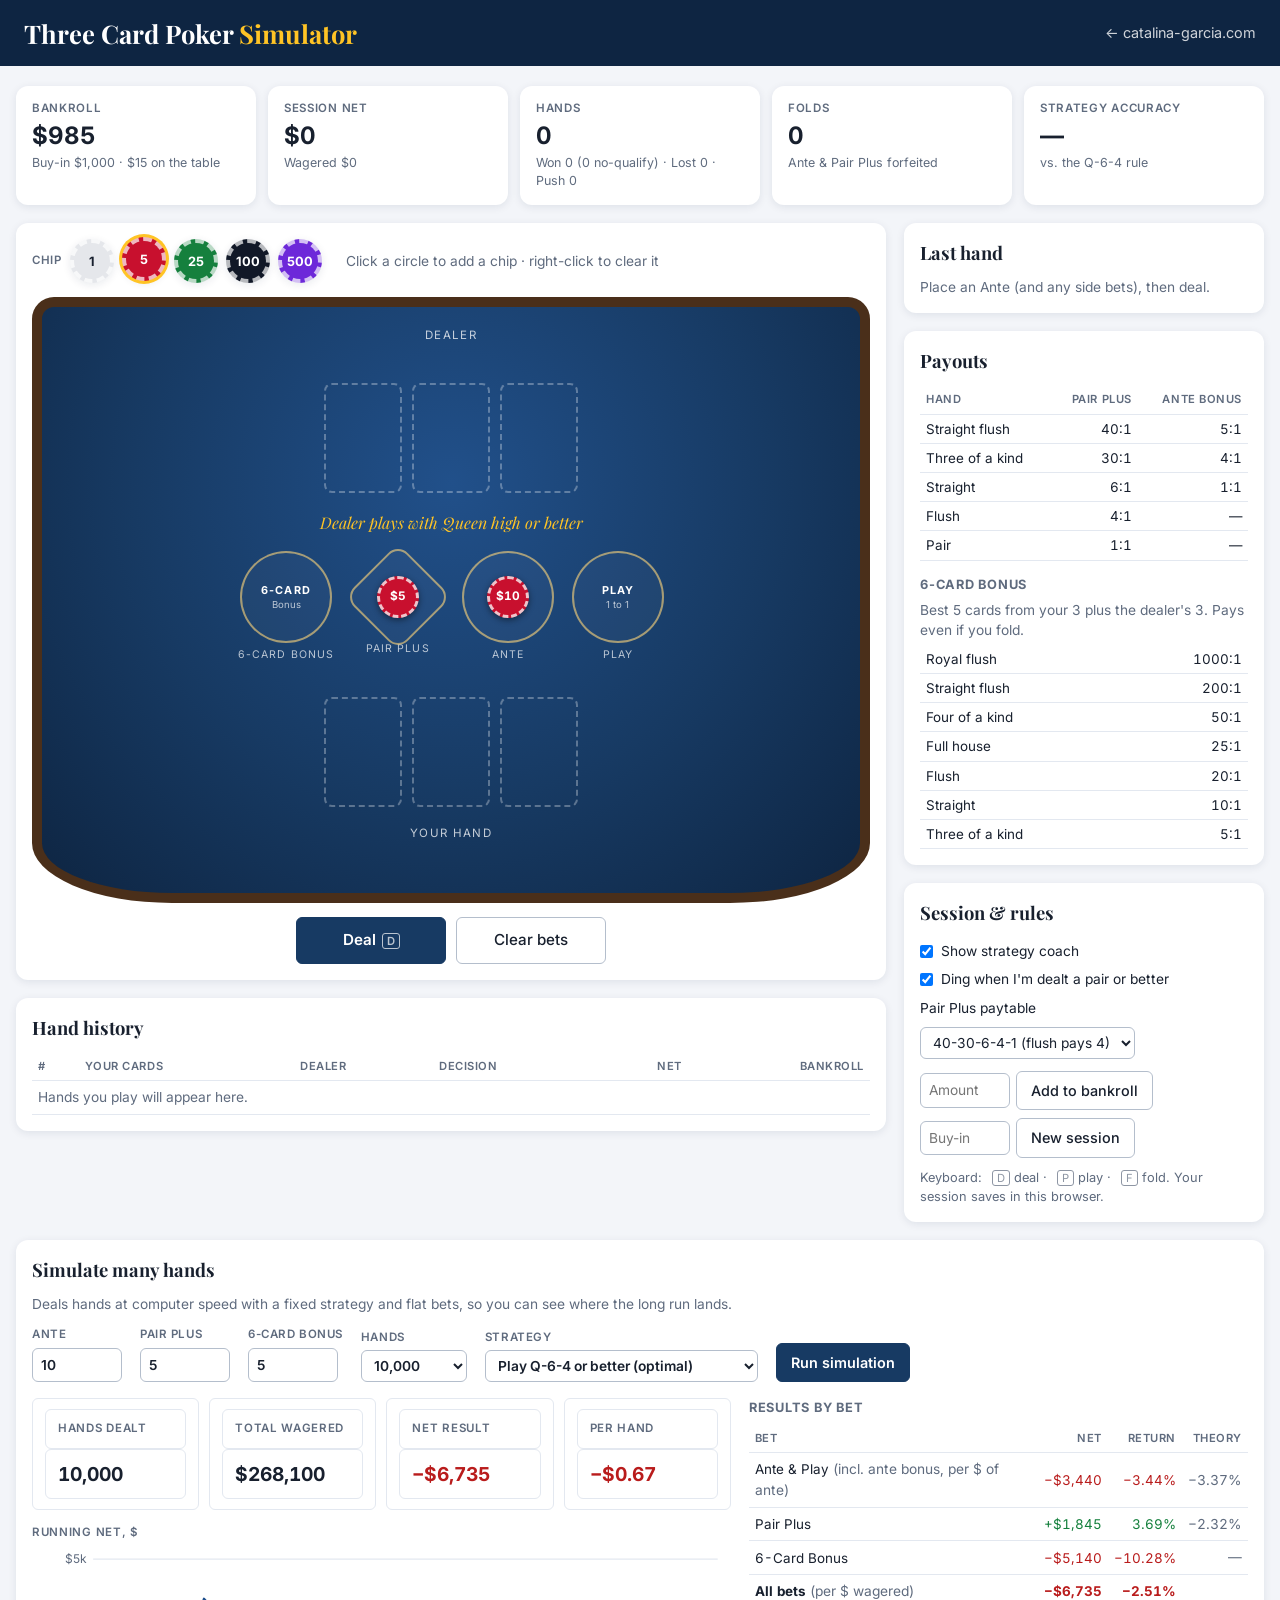
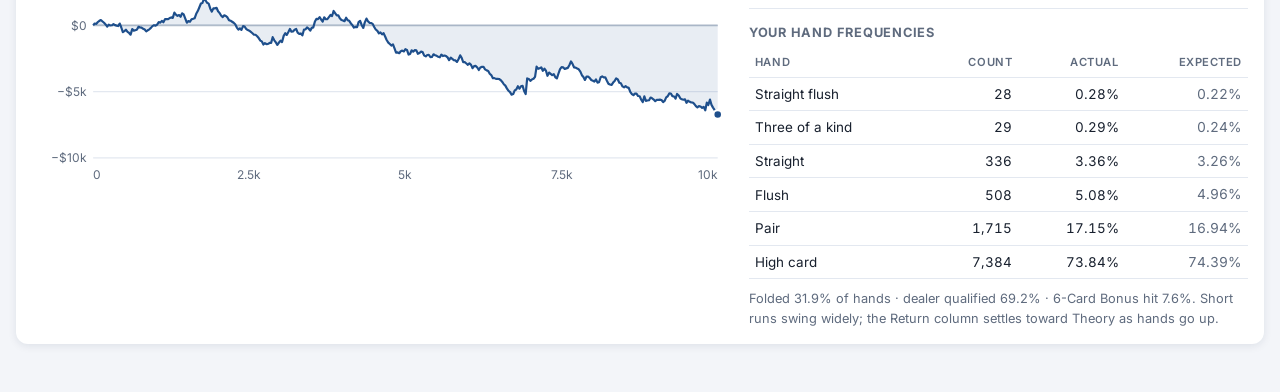
<file: 3card.html>
<!DOCTYPE html>
<html lang="en">
<head>
  <!-- Google tag (gtag.js) -->
  <script async src="https://www.googletagmanager.com/gtag/js?id=G-C2SC43ESFY"></script>
  <script>
    window.dataLayer = window.dataLayer || [];
    function gtag(){dataLayer.push(arguments);}
    gtag('js', new Date());
    gtag('config', 'G-C2SC43ESFY');
  </script>

  <meta charset="UTF-8">
  <meta name="viewport" content="width=device-width, initial-scale=1.0">
  <title>Three Card Poker Simulator | Catalina Garcia</title>
  <meta name="description" content="Play Three Card Poker hands with a strategy coach, or simulate up to a million hands to see how Ante, Pair Plus and 6-Card Bonus bets pay out over time.">
  <meta name="author" content="Catalina Garcia">

  <meta property="og:title" content="Three Card Poker Simulator">
  <meta property="og:description" content="Play hands with a strategy coach or simulate a million hands of Three Card Poker.">
  <meta property="og:type" content="website">

  <link rel="preconnect" href="https://fonts.googleapis.com">
  <link rel="preconnect" href="https://fonts.gstatic.com" crossorigin>
  <link href="https://fonts.googleapis.com/css2?family=Playfair+Display:wght@400;600;700&family=Inter:wght@300;400;500;600;700&display=swap" rel="stylesheet">

  <style>
    :root {
      --felt:       #173A63;
      --felt-dark:  #0E2542;
      --felt-line:  rgba(255, 214, 120, 0.6);
      --gold:       #FFC425;
      --card-red:   #C8102E;
      --card-ink:   #16161F;
      --page:       #F3F5F9;
      --surface:    #FFFFFF;
      --ink:        #18202E;
      --muted:      #5F6B7E;
      --line:       #E3E8F0;
      --line-strong:#B4BECC;
      --win:        #15803D;
      --lose:       #B91C1C;
      --accent:     #1E4F8C;
      --shadow-sm:  0 2px 8px rgba(14, 37, 66, 0.09);
      --radius:     12px;
      --radius-sm:  6px;
    }
    @media (prefers-color-scheme: dark) {
      :root:not([data-theme="light"]) {
        color-scheme: dark;
        --page: #0C121C; --surface: #151D2A; --ink: #E6ECF5; --muted: #95A3B8;
        --line: #243044; --line-strong: #3A4A63; --win: #4ADE80; --lose: #F87171; --accent: #7EB2F2;
      }
    }
    :root[data-theme="dark"] {
      color-scheme: dark;
      --page: #0C121C; --surface: #151D2A; --ink: #E6ECF5; --muted: #95A3B8;
      --line: #243044; --line-strong: #3A4A63; --win: #4ADE80; --lose: #F87171; --accent: #7EB2F2;
    }

    *, *::before, *::after { box-sizing: border-box; margin: 0; padding: 0; }
    body {
      font-family: 'Inter', system-ui, -apple-system, 'Segoe UI', sans-serif;
      color: var(--ink); background: var(--page);
      line-height: 1.5; -webkit-font-smoothing: antialiased;
    }
    button, select, input { font: inherit; }
    button { cursor: pointer; }
    button:focus-visible, select:focus-visible, input:focus-visible { outline: 3px solid var(--gold); outline-offset: 2px; }
    h1, h2 { font-family: 'Playfair Display', Georgia, serif; text-wrap: balance; }

    .topbar {
      background: var(--felt-dark); color: #fff; padding: 14px 24px;
      display: flex; align-items: center; justify-content: space-between; gap: 16px; flex-wrap: wrap;
    }
    .topbar h1 { font-size: 1.6rem; }
    .topbar h1 span { color: var(--gold); }
    .topbar a { color: rgba(255,255,255,0.8); text-decoration: none; font-size: 0.9rem; }
    .topbar a:hover { color: var(--gold); }

    .wrap { max-width: 1320px; margin: 0 auto; padding: 20px 16px 48px; display: grid; gap: 18px; }

    .tiles { display: grid; grid-template-columns: repeat(5, 1fr); gap: 12px; }
    .tile { background: var(--surface); border-radius: var(--radius); box-shadow: var(--shadow-sm); padding: 14px 16px; }
    .lbl { font-size: 0.72rem; text-transform: uppercase; letter-spacing: 0.06em; color: var(--muted); font-weight: 600; }
    .val { font-size: 1.5rem; font-weight: 700; font-variant-numeric: tabular-nums; }
    .sub { font-size: 0.78rem; color: var(--muted); }
    .pos { color: var(--win); }
    .neg { color: var(--lose); }

    .layout { display: grid; grid-template-columns: minmax(0, 1fr) 360px; gap: 18px; align-items: start; }
    .stack { display: grid; gap: 18px; }
    .card-box { background: var(--surface); border-radius: var(--radius); box-shadow: var(--shadow-sm); padding: 16px; }
    .card-box h2 { font-size: 1.15rem; margin-bottom: 10px; }
    .muted { color: var(--muted); font-size: 0.86rem; }

    /* ---------- Controls ---------- */
    .controls { display: flex; flex-wrap: wrap; gap: 12px 24px; align-items: center; margin-bottom: 14px; }
    .ctl-group { display: flex; align-items: center; gap: 8px; flex-wrap: wrap; }
    .chip-btn {
      width: 44px; height: 44px; border-radius: 50%; border: 4px dashed rgba(255,255,255,0.7);
      font-weight: 700; font-size: 0.8rem; color: #fff; box-shadow: var(--shadow-sm);
      transition: transform .15s, box-shadow .15s;
    }
    .chip-btn:hover { transform: translateY(-2px); }
    .chip-btn.sel { box-shadow: 0 0 0 3px var(--gold), var(--shadow-sm); transform: translateY(-2px); }
    .btn {
      border: 1px solid var(--line-strong); background: var(--surface); color: var(--ink);
      border-radius: var(--radius-sm); padding: 8px 14px; font-size: 0.9rem; font-weight: 500;
    }
    .btn:hover { border-color: var(--accent); color: var(--accent); }
    .btn.primary { background: var(--felt); border-color: var(--felt); color: #fff; font-weight: 600; }
    .btn.primary:hover { background: var(--felt-dark); color: #fff; }
    .btn.fold { border-color: var(--lose); color: var(--lose); font-weight: 600; }
    .btn:disabled { opacity: .45; cursor: not-allowed; }
    .actions { display: flex; gap: 10px; flex-wrap: wrap; justify-content: center; margin-top: 14px; }
    .actions .btn { min-width: 150px; padding: 11px 18px; font-size: 0.95rem; }
    kbd { font-family: inherit; font-size: 0.7rem; border: 1px solid currentColor; border-radius: 3px; padding: 0 4px; opacity: .7; margin-left: 6px; }

    /* ---------- Felt ---------- */
    .felt {
      background: radial-gradient(ellipse at 50% 30%, #21508A 0%, var(--felt) 55%, var(--felt-dark) 100%);
      border: 10px solid #4A2F1A; border-radius: 22px 22px 140px 140px / 22px 22px 60px 60px;
      color: #fff; padding: 20px 16px 28px; display: grid; gap: 16px; justify-items: center; user-select: none;
    }
    .seat-label { font-size: 0.72rem; letter-spacing: 0.12em; text-transform: uppercase; color: rgba(255,255,255,0.75); text-align: center; }
    .seat-label strong { color: #fff; letter-spacing: 0.04em; text-transform: none; font-size: 0.95rem; display: block; min-height: 1.4em; }
    .rule-arc { font-family: 'Playfair Display', Georgia, serif; font-style: italic; color: var(--gold); font-size: 1rem; text-align: center; }
    .hand { display: flex; gap: 10px; min-height: 112px; }

    .pcard {
      width: 78px; height: 110px; border-radius: 8px; background: #fff; color: var(--card-ink);
      box-shadow: 0 3px 8px rgba(0,0,0,0.35); position: relative; font-weight: 700;
      animation: deal .35s ease-out both;
    }
    .pcard.red { color: var(--card-red); }
    .pcard .corner { position: absolute; top: 5px; left: 7px; line-height: 1; text-align: center; font-size: 1.05rem; }
    .pcard .corner.br { top: auto; left: auto; bottom: 5px; right: 7px; transform: rotate(180deg); }
    .pcard .corner small { display: block; font-size: 0.9rem; }
    .pcard .pip { position: absolute; inset: 0; display: grid; place-items: center; font-size: 2.2rem; }
    .pcard.back {
      background:
        repeating-linear-gradient(45deg, rgba(255,255,255,0.14) 0 4px, transparent 4px 10px),
        repeating-linear-gradient(-45deg, rgba(255,255,255,0.14) 0 4px, transparent 4px 10px),
        #8E1B2E;
      border: 4px solid #fff;
    }
    .pcard.slot { background: transparent; border: 2px dashed rgba(255,255,255,0.3); box-shadow: none; animation: none; }
    .pcard.best { box-shadow: 0 0 0 3px var(--gold), 0 3px 8px rgba(0,0,0,0.35); }
    @keyframes deal { from { transform: translateY(-14px) rotate(-4deg); opacity: 0; } to { transform: none; opacity: 1; } }
    @media (prefers-reduced-motion: reduce) { .pcard { animation: none; } }

    .circles { display: grid; grid-template-columns: repeat(4, auto); gap: 18px; align-items: start; justify-content: center; }
    .circle {
      width: 92px; height: 92px; border-radius: 50%; border: 2px solid var(--felt-line);
      background: rgba(255,255,255,0.03); color: #fff; position: relative;
      display: flex; flex-direction: column; align-items: center; justify-content: center;
      transition: background .15s, border-color .15s;
    }
    .circle.pp { border-radius: 14px; transform: rotate(45deg); width: 76px; height: 76px; margin: 8px; }
    .circle.pp > * { transform: rotate(-45deg); }
    .circle:not(:disabled):hover { background: rgba(255,255,255,0.1); border-color: #fff; }
    .circle:disabled { cursor: default; }
    .circle .cname { font-size: 0.68rem; font-weight: 700; letter-spacing: 0.1em; text-transform: uppercase; }
    .circle .cpays { font-size: 0.6rem; color: rgba(255,255,255,0.7); }
    .circle-wrap { display: grid; justify-items: center; gap: 2px; }
    .circle:has(.chip.show) .cname, .circle:has(.chip.show) .cpays { visibility: hidden; }
    .under { font-size: 0.66rem; letter-spacing: 0.1em; text-transform: uppercase; color: rgba(255,255,255,0.7); margin-top: 2px; }
    .circle.pp + .under { margin-top: -4px; }
    .tag { font-size: 0.78rem; font-weight: 700; min-height: 1.3em; font-variant-numeric: tabular-nums; }
    .tag.w { color: #7CF0A6; } .tag.l { color: #FFA3A3; } .tag.p { color: rgba(255,255,255,0.8); }
    .chip {
      position: absolute; left: 50%; top: 50%; transform: translate(-50%, -50%);
      min-width: 42px; height: 42px; padding: 0 5px; border-radius: 21px;
      display: none; align-items: center; justify-content: center;
      font-size: 0.74rem; font-weight: 700; color: #fff; border: 3px dashed rgba(255,255,255,0.75);
      box-shadow: 0 2px 6px rgba(0,0,0,0.45); font-variant-numeric: tabular-nums; pointer-events: none;
    }
    .circle.pp .chip { transform: translate(-50%, -50%) rotate(-45deg); }
    .chip.show { display: flex; }

    .coach {
      background: rgba(0,0,0,0.25); border: 1px solid var(--felt-line); border-radius: 999px;
      padding: 6px 16px; font-size: 0.86rem; min-height: 2.2em; text-align: center;
    }
    .coach b { color: var(--gold); }
    .coach[hidden] { display: none; }

    /* ---------- Result ---------- */
    .result-head { display: flex; justify-content: space-between; align-items: baseline; gap: 10px; flex-wrap: wrap; margin-bottom: 6px; }
    .result-head .big { font-family: 'Playfair Display', Georgia, serif; font-size: 1.5rem; font-weight: 700; }
    .lines { list-style: none; font-size: 0.86rem; display: grid; gap: 2px; }
    .lines li { display: flex; justify-content: space-between; gap: 8px; border-bottom: 1px dashed var(--line); padding: 4px 0; }
    .lines .note { color: var(--muted); font-size: 0.78rem; }
    .lines .amt { font-weight: 600; font-variant-numeric: tabular-nums; white-space: nowrap; }
    .advice { margin-top: 8px; font-size: 0.84rem; padding: 6px 10px; border-radius: var(--radius-sm); background: var(--page); }

    table { width: 100%; border-collapse: collapse; font-size: 0.84rem; font-variant-numeric: tabular-nums; }
    th { text-align: left; font-size: 0.7rem; text-transform: uppercase; letter-spacing: 0.05em; color: var(--muted); font-weight: 600; padding: 6px; border-bottom: 1px solid var(--line); }
    td { padding: 6px; border-bottom: 1px solid var(--line); }
    .r { text-align: right; }
    .scroll { max-height: 340px; overflow: auto; }
    .table-x { overflow-x: auto; }
    .suit-red { color: var(--card-red); }
    @media (prefers-color-scheme: dark) { :root:not([data-theme="light"]) .suit-red { color: #FF7B8C; } }
    :root[data-theme="dark"] .suit-red { color: #FF7B8C; }

    .paytable td:first-child { color: var(--ink); }
    .paytable td { padding: 4px 6px; }
    .settings label { display: flex; align-items: center; gap: 8px; font-size: 0.86rem; padding: 4px 0; flex-wrap: wrap; }
    .field { font-size: 0.86rem; padding: 6px 8px; border: 1px solid var(--line-strong); border-radius: var(--radius-sm); background: var(--surface); color: var(--ink); }
    .field.num { width: 90px; }
    .inline { display: flex; gap: 6px; align-items: center; flex-wrap: wrap; margin-top: 8px; }

    /* ---------- Simulator ---------- */
    .sim-form { display: flex; flex-wrap: wrap; gap: 12px 18px; align-items: flex-end; margin-bottom: 16px; }
    .sim-form label { display: grid; gap: 4px; font-size: 0.72rem; font-weight: 600; text-transform: uppercase; letter-spacing: 0.05em; color: var(--muted); }
    .sim-grid { display: grid; grid-template-columns: minmax(0, 1.4fr) minmax(0, 1fr); gap: 18px; }
    .sim-tiles { display: grid; grid-template-columns: repeat(4, 1fr); gap: 10px; margin-bottom: 14px; }
    .sim-tiles div { border: 1px solid var(--line); border-radius: var(--radius-sm); padding: 10px 12px; }
    .sim-tiles .val { font-size: 1.2rem; }
    .chart-box { position: relative; }
    .chart-box svg { width: 100%; height: auto; display: block; }
    .tooltip {
      position: absolute; pointer-events: none; background: var(--ink); color: var(--surface);
      font-size: 0.78rem; padding: 6px 9px; border-radius: 6px; white-space: nowrap; opacity: 0;
      transform: translate(-50%, -115%); transition: opacity .1s;
    }
    h3 { font-size: 0.8rem; text-transform: uppercase; letter-spacing: 0.06em; color: var(--muted); margin: 14px 0 6px; }

    .toast {
      position: fixed; left: 50%; bottom: 24px; transform: translateX(-50%) translateY(20px);
      background: var(--ink); color: var(--surface); padding: 10px 18px; border-radius: 999px;
      font-size: 0.88rem; opacity: 0; transition: all .25s; pointer-events: none; z-index: 50; max-width: calc(100% - 32px);
    }
    .toast.show { opacity: 1; transform: translateX(-50%) translateY(0); }
    .help { font-size: 0.8rem; color: var(--muted); margin-top: 10px; }

    @media (max-width: 1100px) {
      .layout, .sim-grid { grid-template-columns: 1fr; }
      .tiles { grid-template-columns: repeat(3, 1fr); }
    }
    @media (max-width: 640px) {
      .tiles { grid-template-columns: repeat(2, 1fr); }
      .sim-tiles { grid-template-columns: repeat(2, 1fr); }
      .circles { grid-template-columns: repeat(2, auto); }
      .pcard { width: 62px; height: 88px; }
      .pcard .pip { font-size: 1.7rem; }
      .hand { min-height: 90px; }
      .felt { border-width: 6px; border-radius: 18px; }
      .topbar h1 { font-size: 1.3rem; }
    }
  </style>
</head>
<body>

  <header class="topbar">
    <h1>Three Card Poker <span>Simulator</span></h1>
    <a href="index.html">&larr; catalina-garcia.com</a>
  </header>

  <main class="wrap">
    <section class="tiles" aria-label="Session summary">
      <div class="tile"><div class="lbl">Bankroll</div><div class="val" id="tBank">$0</div><div class="sub" id="tBuyIn">Buy-in $0</div></div>
      <div class="tile"><div class="lbl">Session net</div><div class="val" id="tNet">$0</div><div class="sub" id="tWagered">Wagered $0</div></div>
      <div class="tile"><div class="lbl">Hands</div><div class="val" id="tHands">0</div><div class="sub" id="tWLP" title="No-qualify: the dealer had less than Queen high, so your Ante won and your Play bet was returned. Push: an exact tie.">Won 0 (0 no-qualify) · Lost 0 · Push 0</div></div>
      <div class="tile"><div class="lbl">Folds</div><div class="val" id="tFolds">0</div><div class="sub">Ante &amp; Pair Plus forfeited</div></div>
      <div class="tile"><div class="lbl">Strategy accuracy</div><div class="val" id="tAcc">—</div><div class="sub" id="tAccSub">vs. the Q-6-4 rule</div></div>
    </section>

    <div class="layout">
      <div class="stack">
        <section class="card-box">
          <div class="controls">
            <div class="ctl-group"><span class="lbl">Chip</span><div class="ctl-group" id="chips"></div></div>
            <span class="muted">Click a circle to add a chip · right-click to clear it</span>
          </div>

          <div class="felt">
            <div class="seat-label">Dealer<strong id="dealerName">&nbsp;</strong></div>
            <div class="hand" id="dealerHand"></div>
            <div class="rule-arc">Dealer plays with Queen high or better</div>

            <div class="circles">
              <div class="circle-wrap">
                <button class="circle" data-bet="six" id="c-six"><span class="cname">6-Card</span><span class="cpays">Bonus</span><span class="chip"></span></button>
                <span class="under">6-Card Bonus</span>
                <span class="tag" data-tag="six"></span>
              </div>
              <div class="circle-wrap">
                <button class="circle pp" data-bet="pp" id="c-pp"><span class="cname">Pair Plus</span><span class="chip"></span></button>
                <span class="under">Pair Plus</span>
                <span class="tag" data-tag="pp"></span>
              </div>
              <div class="circle-wrap">
                <button class="circle" data-bet="ante" id="c-ante"><span class="cname">Ante</span><span class="cpays">1 to 1</span><span class="chip"></span></button>
                <span class="under">Ante</span>
                <span class="tag" data-tag="ante"></span>
              </div>
              <div class="circle-wrap">
                <button class="circle" data-bet="play" id="c-play" disabled><span class="cname">Play</span><span class="cpays">1 to 1</span><span class="chip"></span></button>
                <span class="under">Play</span>
                <span class="tag" data-tag="play"></span>
              </div>
            </div>

            <div class="hand" id="playerHand"></div>
            <div class="seat-label">Your hand<strong id="playerName">&nbsp;</strong></div>
            <div class="coach" id="coach" hidden></div>
          </div>

          <div class="actions" id="actions"></div>
        </section>

        <section class="card-box">
          <h2>Hand history</h2>
          <div class="scroll table-x">
            <table>
              <thead><tr><th>#</th><th>Your cards</th><th>Dealer</th><th>Decision</th><th class="r">Net</th><th class="r">Bankroll</th></tr></thead>
              <tbody id="historyBody"></tbody>
            </table>
          </div>
        </section>
      </div>

      <aside class="stack">
        <section class="card-box">
          <h2>Last hand</h2>
          <div id="result"><p class="muted">Place an Ante (and any side bets), then deal.</p></div>
        </section>

        <section class="card-box">
          <h2>Payouts</h2>
          <table class="paytable">
            <thead><tr><th>Hand</th><th class="r">Pair Plus</th><th class="r">Ante bonus</th></tr></thead>
            <tbody id="payBody"></tbody>
          </table>
          <h3>6-Card Bonus</h3>
          <p class="muted" style="margin-bottom:4px">Best 5 cards from your 3 plus the dealer's 3. Pays even if you fold.</p>
          <table class="paytable"><tbody id="sixBody"></tbody></table>
        </section>

        <section class="card-box settings">
          <h2>Session &amp; rules</h2>
          <label><input type="checkbox" id="setHint"> Show strategy coach</label>
          <label><input type="checkbox" id="setSound"> Ding when I'm dealt a pair or better</label>
          <label>Pair Plus paytable
            <select class="field" id="setPP">
              <option value="A">40-30-6-4-1 (flush pays 4)</option>
              <option value="B">40-30-6-3-1 (flush pays 3)</option>
            </select>
          </label>
          <div class="inline">
            <input class="field num" type="number" id="rebuyAmt" min="1" step="1" placeholder="Amount">
            <button class="btn" id="rebuyBtn">Add to bankroll</button>
          </div>
          <div class="inline">
            <input class="field num" type="number" id="startAmt" min="1" step="1" placeholder="Buy-in">
            <button class="btn" id="resetBtn">New session</button>
          </div>
          <p class="help">Keyboard: <kbd>D</kbd> deal · <kbd>P</kbd> play · <kbd>F</kbd> fold. Your session saves in this browser.</p>
        </section>
      </aside>
    </div>

    <section class="card-box" id="sim">
      <h2>Simulate many hands</h2>
      <p class="muted" style="margin-bottom:12px">Deals hands at computer speed with a fixed strategy and flat bets, so you can see where the long run lands.</p>
      <div class="sim-form">
        <label>Ante<input class="field num" type="number" id="simAnte" min="1" value="10"></label>
        <label>Pair Plus<input class="field num" type="number" id="simPP" min="0" value="5"></label>
        <label>6-Card Bonus<input class="field num" type="number" id="simSix" min="0" value="5"></label>
        <label>Hands
          <select class="field" id="simHands">
            <option value="1000">1,000</option>
            <option value="10000" selected>10,000</option>
            <option value="100000">100,000</option>
            <option value="1000000">1,000,000</option>
          </select>
        </label>
        <label>Strategy
          <select class="field" id="simStrat">
            <option value="optimal">Play Q-6-4 or better (optimal)</option>
            <option value="dealer">Play Q-high or better (mimic dealer)</option>
            <option value="always">Always play</option>
          </select>
        </label>
        <button class="btn primary" id="simRun">Run simulation</button>
      </div>

      <div class="sim-grid">
        <div>
          <div class="sim-tiles">
            <div><div class="lbl">Hands dealt</div><div class="val" id="sHands">—</div></div>
            <div><div class="lbl">Total wagered</div><div class="val" id="sWagered">—</div></div>
            <div><div class="lbl">Net result</div><div class="val" id="sNet">—</div></div>
            <div><div class="lbl">Per hand</div><div class="val" id="sPer">—</div></div>
          </div>
          <div class="lbl" style="margin-bottom:4px">Running net, $</div>
          <div class="chart-box" id="chartBox">
            <svg id="chart" viewBox="0 0 640 220" role="img" aria-label="Line chart of running net winnings across simulated hands"></svg>
            <div class="tooltip" id="tooltip"></div>
          </div>
        </div>
        <div>
          <h3 style="margin-top:0">Results by bet</h3>
          <div class="table-x">
            <table>
              <thead><tr><th>Bet</th><th class="r">Net</th><th class="r">Return</th><th class="r">Theory</th></tr></thead>
              <tbody id="simBets"></tbody>
            </table>
          </div>
          <h3>Your hand frequencies</h3>
          <div class="table-x">
            <table>
              <thead><tr><th>Hand</th><th class="r">Count</th><th class="r">Actual</th><th class="r">Expected</th></tr></thead>
              <tbody id="simFreq"></tbody>
            </table>
          </div>
          <p class="help" id="simNote"></p>
        </div>
      </div>
    </section>
  </main>

  <div class="toast" id="toast"></div>

  <script>
  (function () {
    'use strict';

    // ---------- Cards & hand evaluation ----------
    // A card is an int 0..51: rank = (c >> 2) + 2 (2..14, ace high), suit = c & 3.
    const SUITS = ['♠', '♥', '♦', '♣'];
    const rankOf = c => (c >> 2) + 2;
    const suitOf = c => c & 3;
    const RANK_TXT = { 11: 'J', 12: 'Q', 13: 'K', 14: 'A' };
    const RANK_WORD = { 2: 'Two', 3: 'Three', 4: 'Four', 5: 'Five', 6: 'Six', 7: 'Seven', 8: 'Eight', 9: 'Nine', 10: 'Ten', 11: 'Jack', 12: 'Queen', 13: 'King', 14: 'Ace' };
    const rTxt = r => RANK_TXT[r] || String(r);
    const CATS = ['High card', 'Pair', 'Flush', 'Straight', 'Three of a kind', 'Straight flush'];
    // Of the 22,100 possible three-card hands
    const CAT_COMBOS = [16440, 3744, 1096, 720, 52, 48];

    function eval3(a, b, c) {
      const r = [rankOf(a), rankOf(b), rankOf(c)].sort((x, y) => y - x);
      const flush = suitOf(a) === suitOf(b) && suitOf(b) === suitOf(c);
      let straight = false, sr = r;
      if (r[0] - r[1] === 1 && r[1] - r[2] === 1) straight = true;
      else if (r[0] === 14 && r[1] === 3 && r[2] === 2) { straight = true; sr = [3, 2, 1]; } // A-2-3 is the lowest straight
      let cat, tb;
      if (straight && flush) { cat = 5; tb = sr; }
      else if (r[0] === r[2]) { cat = 4; tb = r; }
      else if (straight) { cat = 3; tb = sr; }
      else if (flush) { cat = 2; tb = r; }
      else if (r[0] === r[1]) { cat = 1; tb = [r[0], r[0], r[2]]; }
      else if (r[1] === r[2]) { cat = 1; tb = [r[1], r[1], r[0]]; }
      else { cat = 0; tb = r; }
      return { cat, score: cat * 4096 + tb[0] * 256 + tb[1] * 16 + tb[2], hi: r, tb };
    }
    function handName(ev) {
      const t = ev.tb;
      switch (ev.cat) {
        case 5: return (t[0] === 14 ? 'Mini royal' : 'Straight flush') + ', ' + rTxt(t[0] === 3 && ev.hi[0] === 14 ? 3 : t[0]) + ' high';
        case 4: return 'Three ' + RANK_WORD[t[0]] + (t[0] === 6 ? 'es' : 's');
        case 3: return 'Straight, ' + RANK_WORD[t[0]] + ' high';
        case 2: return 'Flush, ' + RANK_WORD[t[0]] + ' high';
        case 1: return 'Pair of ' + RANK_WORD[t[0]] + (t[0] === 6 ? 'es' : 's');
        default: return RANK_WORD[t[0]] + ' high (' + t.map(rTxt).join('-') + ')';
      }
    }
    const Q64 = 12 * 256 + 6 * 16 + 4;
    const qualifies = ev => ev.cat > 0 || ev.hi[0] >= 12;
    function shouldPlay(ev, strat) {
      if (strat === 'always') return true;
      if (strat === 'dealer') return qualifies(ev);
      return ev.cat > 0 || ev.score >= Q64;
    }

    // 6-Card Bonus: best five-card hand out of six
    const SIX_NAMES = ['', 'Three of a kind', 'Straight', 'Flush', 'Full house', 'Four of a kind', 'Straight flush', 'Royal flush'];
    const SIX_PAY = [0, 5, 10, 20, 25, 50, 200, 1000];
    function eval5cat(cs) {
      const counts = {};
      let flush = true;
      const rs = cs.map(rankOf);
      for (let i = 0; i < 5; i++) { counts[rs[i]] = (counts[rs[i]] || 0) + 1; if (suitOf(cs[i]) !== suitOf(cs[0])) flush = false; }
      const shape = Object.values(counts).sort((a, b) => b - a);
      let straight = false, low = 0;
      if (shape.length === 5) {
        const s = rs.slice().sort((a, b) => a - b);
        if (s[4] - s[0] === 4) { straight = true; low = s[0]; }
        else if (s[4] === 14 && s[3] === 5) straight = true; // wheel A-2-3-4-5
      }
      if (straight && flush) return low === 10 ? 7 : 6;
      if (shape[0] === 4) return 5;
      if (shape[0] === 3 && shape[1] === 2) return 4;
      if (flush) return 3;
      if (straight) return 2;
      if (shape[0] === 3) return 1;
      return 0;
    }
    function best6(six) {
      let best = 0;
      for (let skip = 0; skip < 6; skip++) {
        const five = six.filter((_, i) => i !== skip);
        best = Math.max(best, eval5cat(five));
      }
      return best;
    }

    const PP_TABLES = { A: [0, 1, 4, 6, 30, 40], B: [0, 1, 3, 6, 30, 40] };
    const ANTE_BONUS = [0, 0, 0, 1, 4, 5];

    // Settles one hand. Each line: stake returned plus delta (profit, or -stake on a loss).
    function settle(bets, pc, dc, play, ppTable) {
      const pev = eval3(pc[0], pc[1], pc[2]);
      const dev = eval3(dc[0], dc[1], dc[2]);
      const lines = [];
      let sixCat = 0;
      if (bets.six) {
        sixCat = best6(pc.concat(dc));
        const m = SIX_PAY[sixCat];
        lines.push({ key: 'six', label: '6-Card Bonus', stake: bets.six, delta: m ? bets.six * m : -bets.six, note: m ? SIX_NAMES[sixCat] + ' pays ' + m + ':1' : 'no three of a kind or better' });
      }
      const qual = qualifies(dev);
      if (!play) {
        lines.unshift({ key: 'ante', label: 'Ante', stake: bets.ante, delta: -bets.ante, note: 'folded' });
        if (bets.pp) lines.push({ key: 'pp', label: 'Pair Plus', stake: bets.pp, delta: -bets.pp, note: 'forfeited on fold' });
        return { lines, pev, dev, qual, sixCat, outcome: 'fold' };
      }
      let outcome;
      if (!qual) {
        outcome = 'win';
        lines.unshift({ key: 'play', label: 'Play', stake: bets.play, delta: 0, note: 'push — dealer doesn\'t qualify' });
        lines.unshift({ key: 'ante', label: 'Ante', stake: bets.ante, delta: bets.ante, note: 'pays 1:1 — dealer doesn\'t qualify' });
      } else if (pev.score > dev.score) {
        outcome = 'win';
        lines.unshift({ key: 'play', label: 'Play', stake: bets.play, delta: bets.play, note: 'pays 1:1' });
        lines.unshift({ key: 'ante', label: 'Ante', stake: bets.ante, delta: bets.ante, note: 'pays 1:1' });
      } else if (pev.score < dev.score) {
        outcome = 'lose';
        lines.unshift({ key: 'play', label: 'Play', stake: bets.play, delta: -bets.play, note: 'dealer wins' });
        lines.unshift({ key: 'ante', label: 'Ante', stake: bets.ante, delta: -bets.ante, note: 'dealer wins' });
      } else {
        outcome = 'push';
        lines.unshift({ key: 'play', label: 'Play', stake: bets.play, delta: 0, note: 'tie — push' });
        lines.unshift({ key: 'ante', label: 'Ante', stake: bets.ante, delta: 0, note: 'tie — push' });
      }
      const ab = ANTE_BONUS[pev.cat];
      if (ab) lines.splice(2, 0, { key: 'bonus', label: 'Ante bonus', stake: 0, delta: bets.ante * ab, note: CATS[pev.cat] + ' pays ' + ab + ':1, win or lose' });
      if (bets.pp) {
        const m = PP_TABLES[ppTable][pev.cat];
        lines.push({ key: 'pp', label: 'Pair Plus', stake: bets.pp, delta: m ? bets.pp * m : -bets.pp, note: m ? CATS[pev.cat] + ' pays ' + m + ':1' : 'needs a pair or better' });
      }
      return { lines, pev, dev, qual, sixCat, outcome };
    }

    // Partial Fisher-Yates: the first n slots of a persistent deck become a fresh random draw.
    const deck = Array.from({ length: 52 }, (_, i) => i);
    function draw(n) {
      for (let i = 0; i < n; i++) {
        const j = i + Math.floor(Math.random() * (52 - i));
        const t = deck[i]; deck[i] = deck[j]; deck[j] = t;
      }
      return deck.slice(0, n);
    }

    // ---------- Formatting ----------
    const fmt = v => (v < 0 ? '−$' : '$') + Math.abs(Math.round(v)).toLocaleString();
    const signed = v => v > 0 ? '+' + fmt(v) : v < 0 ? fmt(v) : '$0';
    const cls = v => v > 0 ? 'pos' : v < 0 ? 'neg' : '';
    const pct = (v, d) => (v * 100).toFixed(d == null ? 2 : d).replace('-', '−') + '%';
    const cardTxt = c => '<span class="' + (suitOf(c) === 1 || suitOf(c) === 2 ? 'suit-red' : '') + '">' + rTxt(rankOf(c)) + SUITS[suitOf(c)] + '</span>';
    const CHIPS = [
      { v: 1, c: '#E5E7EB', t: '#18202E' }, { v: 5, c: '#C8102E' }, { v: 25, c: '#15803D' },
      { v: 100, c: '#111827' }, { v: 500, c: '#6D28D9' }
    ];
    function chipStyle(v) { let p = CHIPS[0]; CHIPS.forEach(c => { if (v >= c.v) p = c; }); return p; }

    let toastTimer;
    function toast(msg) {
      const el = document.getElementById('toast');
      el.textContent = msg; el.classList.add('show');
      clearTimeout(toastTimer);
      toastTimer = setTimeout(() => el.classList.remove('show'), 2600);
    }

    // ---------- Game state ----------
    const STORE_KEY = 'threeCardPoker.v1';
    function fresh(buyIn) {
      return {
        buyIn, bankroll: buyIn - 15, phase: 'bet',
        bets: { ante: 10, pp: 5, six: 0, play: 0 }, // a ready-to-deal example bet
        pc: [], dc: [], last: null, lastBets: null, history: [],
        stats: { hands: 0, won: 0, lost: 0, push: 0, noQual: 0, folds: 0, correct: 0, wagered: 0 },
        settings: { hint: true, pp: 'A', sound: true }
      };
    }
    function load() {
      try {
        const raw = localStorage.getItem(STORE_KEY);
        if (!raw) return null;
        const s = JSON.parse(raw), base = fresh(s.buyIn || 1000);
        return Object.assign(base, s, { stats: Object.assign(base.stats, s.stats), settings: Object.assign(base.settings, s.settings) });
      } catch (e) { return null; }
    }
    function save() { try { localStorage.setItem(STORE_KEY, JSON.stringify(S)); } catch (e) { /* storage unavailable */ } }

    let S = load() || fresh(1000);
    let chip = 5;

    function placedTotal() { return S.bets.ante + S.bets.pp + S.bets.six + S.bets.play; }

    function addChip(key) {
      if (S.phase === 'decide') return toast('Bets are locked — play or fold first.');
      if (S.phase === 'done') startBetting();
      if (S.bankroll < chip) return toast('Not enough in your bankroll — add more under Session & rules.');
      S.bets[key] += chip; S.bankroll -= chip;
      save(); render();
    }
    function clearBet(key) {
      if (S.phase !== 'bet' || !S.bets[key]) return;
      S.bankroll += S.bets[key]; S.bets[key] = 0;
      save(); render();
    }
    function startBetting() {
      S.phase = 'bet'; S.pc = []; S.dc = []; S.last = null;
      S.bets = { ante: 0, pp: 0, six: 0, play: 0 };
    }
    function deal() {
      if (S.phase === 'decide') return;
      if (S.phase === 'done') {
        const lb = S.lastBets, need = lb.ante + lb.pp + lb.six;
        if (S.bankroll < need) return toast('Not enough in your bankroll to repeat those bets.');
        startBetting();
        S.bets = { ante: lb.ante, pp: lb.pp, six: lb.six, play: 0 };
        S.bankroll -= need;
      }
      if (!S.bets.ante) return toast('Place an Ante bet to deal.');
      const cards = draw(6);
      S.pc = cards.slice(0, 3); S.dc = cards.slice(3);
      S.phase = 'decide';
      const pev = eval3(S.pc[0], S.pc[1], S.pc[2]);
      if (pev.cat > 0) ding(pev.cat);
      save(); render();
    }
    // Bell-like ding synthesized with Web Audio: one note for a pair,
    // two for a flush or straight, a rising three-note chime for trips or a straight flush.
    let audioCtx = null;
    function ding(cat) {
      if (!S.settings.sound) return;
      try {
        audioCtx = audioCtx || new (window.AudioContext || window.webkitAudioContext)();
        if (audioCtx.state === 'suspended') audioCtx.resume();
        const notes = cat >= 4 ? [1318.5, 1568, 2093] : cat >= 2 ? [1318.5, 1760] : [1318.5];
        const start = audioCtx.currentTime + 0.25; // land as the cards finish dealing
        notes.forEach((f, i) => {
          const t = start + i * 0.12;
          [[f, 0.22, 1.4], [f * 2.76, 0.05, 0.5]].forEach(([freq, peak, len]) => {
            const o = audioCtx.createOscillator(), g = audioCtx.createGain();
            o.type = 'sine'; o.frequency.value = freq;
            g.gain.setValueAtTime(0.0001, t);
            g.gain.exponentialRampToValueAtTime(peak, t + 0.008);
            g.gain.exponentialRampToValueAtTime(0.0001, t + len);
            o.connect(g); g.connect(audioCtx.destination);
            o.start(t); o.stop(t + len + 0.05);
          });
        });
      } catch (e) { /* audio unavailable */ }
    }

    function decide(play) {
      if (S.phase !== 'decide') return;
      if (play) {
        if (S.bankroll < S.bets.ante) return toast('You need ' + fmt(S.bets.ante) + ' in your bankroll to make the Play bet.');
        S.bets.play = S.bets.ante; S.bankroll -= S.bets.play;
      }
      const res = settle(S.bets, S.pc, S.dc, play, S.settings.pp);
      const optimal = shouldPlay(res.pev, 'optimal');
      let net = 0;
      res.lines.forEach(l => { S.bankroll += l.stake + l.delta; net += l.delta; });
      const st = S.stats;
      st.hands++; st.wagered += placedTotal();
      if (optimal === play) st.correct++;
      if (res.outcome === 'fold') st.folds++;
      else st[res.outcome === 'win' ? 'won' : res.outcome === 'lose' ? 'lost' : 'push']++;
      if (play && !res.qual) st.noQual++;

      S.last = {
        n: st.hands, pc: S.pc, dc: S.dc, play, optimal, net, bankroll: S.bankroll,
        pName: handName(res.pev), dName: handName(res.dev), qual: res.qual, lines: res.lines, outcome: res.outcome
      };
      S.history.push(S.last);
      if (S.history.length > 300) S.history.shift();
      S.lastBets = { ante: S.bets.ante, pp: S.bets.pp, six: S.bets.six };
      S.phase = 'done';
      save(); render();
    }

    // ---------- Rendering ----------
    function cardHTML(c, i, extra) {
      const r = rTxt(rankOf(c)), s = SUITS[suitOf(c)], red = suitOf(c) === 1 || suitOf(c) === 2;
      return '<div class="pcard' + (red ? ' red' : '') + (extra || '') + '" style="animation-delay:' + (i * 90) + 'ms" aria-label="' + RANK_WORD[rankOf(c)] + ' of ' + ['spades', 'hearts', 'diamonds', 'clubs'][suitOf(c)] + '">' +
        '<span class="corner">' + r + '<small>' + s + '</small></span><span class="pip">' + s + '</span><span class="corner br">' + r + '<small>' + s + '</small></span></div>';
    }
    const backHTML = i => '<div class="pcard back" style="animation-delay:' + (i * 90 + 270) + 'ms" aria-label="face-down card"></div>';
    const slotHTML = '<div class="pcard slot"></div>'.repeat(3);

    function render() {
      const st = S.stats;
      const table = S.phase === 'done' ? 0 : placedTotal();
      const net = S.bankroll + table - S.buyIn;
      document.getElementById('tBank').textContent = fmt(S.bankroll);
      document.getElementById('tBuyIn').textContent = 'Buy-in ' + fmt(S.buyIn) + (table ? ' · ' + fmt(table) + ' on the table' : '');
      const tNet = document.getElementById('tNet');
      tNet.textContent = signed(net); tNet.className = 'val ' + cls(net);
      document.getElementById('tWagered').textContent = 'Wagered ' + fmt(st.wagered);
      document.getElementById('tHands').textContent = st.hands.toLocaleString();
      document.getElementById('tWLP').textContent = 'Won ' + st.won + ' (' + st.noQual + ' no-qualify) · Lost ' + st.lost + ' · Push ' + st.push;
      document.getElementById('tFolds').textContent = st.folds;
      document.getElementById('tAcc').textContent = st.hands ? pct(st.correct / st.hands, 0) : '—';
      document.getElementById('tAccSub').textContent = st.hands ? st.correct + ' of ' + st.hands + ' decisions match Q-6-4' : 'vs. the Q-6-4 rule';

      // Cards
      const ph = document.getElementById('playerHand'), dh = document.getElementById('dealerHand');
      const pn = document.getElementById('playerName'), dn = document.getElementById('dealerName');
      if (S.phase === 'bet') {
        ph.innerHTML = slotHTML; dh.innerHTML = slotHTML; pn.innerHTML = '&nbsp;'; dn.innerHTML = '&nbsp;';
      } else {
        const pev = eval3(S.pc[0], S.pc[1], S.pc[2]);
        if (ph.dataset.cards !== S.pc.join()) ph.innerHTML = S.pc.map((c, i) => cardHTML(c, i)).join('');
        ph.dataset.cards = S.pc.join();
        pn.textContent = handName(pev);
        if (S.phase === 'decide') {
          dh.innerHTML = [0, 1, 2].map(backHTML).join(''); dh.dataset.cards = '';
          dn.innerHTML = '&nbsp;';
        } else {
          if (dh.dataset.cards !== S.dc.join()) dh.innerHTML = S.dc.map((c, i) => cardHTML(c, i)).join('');
          dh.dataset.cards = S.dc.join();
          const dev = eval3(S.dc[0], S.dc[1], S.dc[2]);
          dn.textContent = handName(dev) + (qualifies(dev) ? '' : ' — does not qualify');
        }
      }
      if (S.phase === 'bet') { ph.dataset.cards = ''; dh.dataset.cards = ''; }

      // Bet circles
      const shown = S.phase === 'done' ? Object.assign({}, S.lastBets, { play: S.last.play ? S.lastBets.ante : 0 }) : S.bets;
      ['six', 'pp', 'ante', 'play'].forEach(k => {
        const el = document.getElementById('c-' + k), c = el.querySelector('.chip');
        const v = shown[k] || 0;
        if (v) {
          const cs = chipStyle(v);
          c.textContent = fmt(v); c.style.background = cs.c; c.style.color = cs.t || '#fff';
          c.classList.add('show');
        } else c.classList.remove('show');
        if (k !== 'play') el.disabled = S.phase === 'decide';
        const tag = document.querySelector('[data-tag="' + k + '"]');
        tag.className = 'tag'; tag.textContent = '';
        if (S.phase === 'done') {
          const lines = S.last.lines.filter(l => l.key === k || (k === 'ante' && l.key === 'bonus'));
          if (lines.length) {
            const d = lines.reduce((a, l) => a + l.delta, 0);
            tag.textContent = d ? signed(d) : 'push';
            tag.classList.add(d > 0 ? 'w' : d < 0 ? 'l' : 'p');
          }
        }
      });

      // Coach
      const coach = document.getElementById('coach');
      coach.hidden = !(S.settings.hint && S.phase === 'decide');
      if (!coach.hidden) {
        const pev = eval3(S.pc[0], S.pc[1], S.pc[2]);
        coach.innerHTML = shouldPlay(pev, 'optimal')
          ? 'Strategy: <b>Play</b> — ' + (pev.cat > 0 ? 'a pair or better always plays' : 'Q-6-4 or better')
          : 'Strategy: <b>Fold</b> — below Q-6-4';
      }

      // Actions
      const act = document.getElementById('actions');
      if (S.phase === 'bet') {
        act.innerHTML = '<button class="btn primary" id="aDeal"' + (S.bets.ante ? '' : ' disabled') + '>Deal<kbd>D</kbd></button>' +
                        '<button class="btn" id="aClear"' + (placedTotal() ? '' : ' disabled') + '>Clear bets</button>';
      } else if (S.phase === 'decide') {
        act.innerHTML = '<button class="btn primary" id="aPlay">Play ' + fmt(S.bets.ante) + '<kbd>P</kbd></button>' +
                        '<button class="btn fold" id="aFold">Fold<kbd>F</kbd></button>';
      } else {
        const lb = S.lastBets;
        act.innerHTML = '<button class="btn primary" id="aDeal">Same bets, deal again<kbd>D</kbd></button>' +
                        '<button class="btn" id="aNew">Change bets</button>';
        act.querySelector('#aDeal').title = 'Ante ' + fmt(lb.ante) + (lb.pp ? ', Pair Plus ' + fmt(lb.pp) : '') + (lb.six ? ', 6-Card ' + fmt(lb.six) : '');
      }

      document.getElementById('setHint').checked = S.settings.hint;
      document.getElementById('setSound').checked = S.settings.sound;
      document.getElementById('setPP').value = S.settings.pp;
      document.querySelectorAll('.chip-btn').forEach(b => b.classList.toggle('sel', +b.dataset.chip === chip));

      renderResult();
      renderHistory();
      renderPaytable();
    }

    function renderResult() {
      const el = document.getElementById('result'), h = S.last;
      if (!h) { el.innerHTML = '<p class="muted">Place an Ante (and any side bets), then deal.</p>'; return; }
      const headline = { win: 'You win', lose: 'Dealer wins', push: 'Push', fold: 'Folded' }[h.outcome];
      let advice = '';
      if (h.play !== h.optimal) advice = '<p class="advice">The Q-6-4 rule says <strong>' + (h.optimal ? 'play' : 'fold') + '</strong> this hand.</p>';
      el.innerHTML =
        '<div class="result-head"><span class="big">' + headline + '</span><span class="' + cls(h.net) + '" style="font-weight:700;font-size:1.1rem">' + signed(h.net) + '</span></div>' +
        '<p class="muted" style="margin-bottom:8px">' + h.pName + ' vs. ' + h.dName + (h.qual ? '' : ' (dealer doesn\'t qualify)') + '</p>' +
        '<ul class="lines">' + h.lines.map(l =>
          '<li><span>' + l.label + ' <span class="note">' + l.note + '</span></span><span class="amt ' + cls(l.delta) + '">' + (l.delta ? signed(l.delta) : '—') + '</span></li>'
        ).join('') + '</ul>' + advice;
    }

    function renderHistory() {
      const body = document.getElementById('historyBody');
      if (!S.history.length) { body.innerHTML = '<tr><td colspan="6" class="muted">Hands you play will appear here.</td></tr>'; return; }
      body.innerHTML = S.history.slice().reverse().map(h =>
        '<tr><td>' + h.n + '</td><td>' + h.pc.map(cardTxt).join(' ') + '</td><td>' + h.dc.map(cardTxt).join(' ') + '</td>' +
        '<td>' + (h.play ? 'Play' : 'Fold') + (h.play !== h.optimal ? ' <span class="neg" title="Q-6-4 rule disagrees">✕</span>' : '') + '</td>' +
        '<td class="r ' + cls(h.net) + '">' + (h.net ? signed(h.net) : '—') + '</td><td class="r">' + fmt(h.bankroll) + '</td></tr>'
      ).join('');
    }

    function renderPaytable() {
      const t = PP_TABLES[S.settings.pp];
      document.getElementById('payBody').innerHTML = [5, 4, 3, 2, 1].map(c =>
        '<tr><td>' + CATS[c] + '</td><td class="r">' + t[c] + ':1</td><td class="r">' + (ANTE_BONUS[c] ? ANTE_BONUS[c] + ':1' : '—') + '</td></tr>'
      ).join('');
      document.getElementById('sixBody').innerHTML = [7, 6, 5, 4, 3, 2, 1].map(c =>
        '<tr><td>' + SIX_NAMES[c] + '</td><td class="r">' + SIX_PAY[c] + ':1</td></tr>'
      ).join('');
    }

    // ---------- Simulator ----------
    let simData = null;
    function runSim() {
      const ante = Math.max(1, Math.floor(+document.getElementById('simAnte').value || 0));
      const pp = Math.max(0, Math.floor(+document.getElementById('simPP').value || 0));
      const six = Math.max(0, Math.floor(+document.getElementById('simSix').value || 0));
      const N = +document.getElementById('simHands').value;
      const strat = document.getElementById('simStrat').value;
      const ppTable = S.settings.pp;
      const btn = document.getElementById('simRun');
      btn.disabled = true;

      const acc = { hands: 0, wagered: 0, net: 0, antePlay: 0, pp: 0, six: 0, cats: [0, 0, 0, 0, 0, 0], folds: 0, dealerQual: 0, sixHits: 0 };
      const sampleEvery = Math.max(1, Math.floor(N / 400));
      const series = [[0, 0]];
      const CHUNK = 25000;

      function chunk() {
        const end = Math.min(N, acc.hands + CHUNK);
        for (; acc.hands < end;) {
          const c = draw(6), pc = [c[0], c[1], c[2]], dc = [c[3], c[4], c[5]];
          const pev = eval3(pc[0], pc[1], pc[2]);
          const play = shouldPlay(pev, strat);
          const res = settle({ ante, pp, six, play: play ? ante : 0 }, pc, dc, play, ppTable);
          acc.cats[pev.cat]++;
          if (!play) acc.folds++;
          if (res.qual) acc.dealerQual++;
          if (res.sixCat) acc.sixHits++;
          acc.wagered += ante + (play ? ante : 0) + pp + six;
          for (let i = 0; i < res.lines.length; i++) {
            const l = res.lines[i];
            acc.net += l.delta;
            if (l.key === 'pp') acc.pp += l.delta;
            else if (l.key === 'six') acc.six += l.delta;
            else acc.antePlay += l.delta;
          }
          acc.hands++;
          if (acc.hands % sampleEvery === 0 || acc.hands === N) series.push([acc.hands, acc.net]);
        }
        btn.textContent = acc.hands < N ? 'Simulating… ' + Math.round(acc.hands / N * 100) + '%' : 'Run simulation';
        if (acc.hands < N) setTimeout(chunk, 0);
        else {
          btn.disabled = false;
          simData = { acc, series, ante, pp, six, N, strat, ppTable };
          renderSim();
        }
      }
      setTimeout(chunk, 0);
    }

    function renderSim() {
      if (!simData) return;
      const { acc, ante, pp, six, strat, ppTable } = simData;
      const n = acc.hands;
      document.getElementById('sHands').textContent = n.toLocaleString();
      document.getElementById('sWagered').textContent = fmt(acc.wagered);
      const sn = document.getElementById('sNet');
      sn.textContent = signed(acc.net); sn.className = 'val ' + cls(acc.net);
      const per = acc.net / n;
      const sp = document.getElementById('sPer');
      sp.textContent = (per < 0 ? '−$' : per > 0 ? '+$' : '$') + Math.abs(per).toFixed(2); sp.className = 'val ' + cls(per);

      const rows = [
        { name: 'Ante & Play <span class="muted">(incl. ante bonus, per $ of ante)</span>', net: acc.antePlay, base: ante * n, theory: strat === 'optimal' ? '−3.37%' : '—' },
        { name: 'Pair Plus', net: acc.pp, base: pp * n, theory: ppTable === 'A' ? '−2.32%' : '−7.28%' },
        { name: '6-Card Bonus', net: acc.six, base: six * n, theory: '—' }
      ].filter(r => r.base > 0);
      document.getElementById('simBets').innerHTML = rows.map(r =>
        '<tr><td>' + r.name + '</td><td class="r ' + cls(r.net) + '">' + signed(r.net) + '</td><td class="r ' + cls(r.net) + '">' + pct(r.net / r.base) + '</td><td class="r muted">' + r.theory + '</td></tr>'
      ).join('') +
        '<tr><td><strong>All bets</strong> <span class="muted">(per $ wagered)</span></td><td class="r ' + cls(acc.net) + '"><strong>' + signed(acc.net) + '</strong></td><td class="r ' + cls(acc.net) + '"><strong>' + pct(acc.net / acc.wagered) + '</strong></td><td class="r muted"></td></tr>';

      document.getElementById('simFreq').innerHTML = [5, 4, 3, 2, 1, 0].map(c =>
        '<tr><td>' + CATS[c] + '</td><td class="r">' + acc.cats[c].toLocaleString() + '</td><td class="r">' + pct(acc.cats[c] / n) + '</td><td class="r muted">' + pct(CAT_COMBOS[c] / 22100) + '</td></tr>'
      ).join('');

      document.getElementById('simNote').textContent =
        'Folded ' + pct(acc.folds / n, 1) + ' of hands · dealer qualified ' + pct(acc.dealerQual / n, 1) +
        (six ? ' · 6-Card Bonus hit ' + pct(acc.sixHits / n, 1) : '') +
        '. Short runs swing widely; the Return column settles toward Theory as hands go up.';
      renderChart();
    }

    function niceStep(range) {
      const raw = range / 4, mag = Math.pow(10, Math.floor(Math.log10(raw || 1)));
      const f = raw / mag;
      return (f <= 1 ? 1 : f <= 2 ? 2 : f <= 5 ? 5 : 10) * mag;
    }
    function shortMoney(v) {
      const a = Math.abs(v), s = v < 0 ? '−' : '';
      if (a >= 1e6) return s + '$' + (a / 1e6).toFixed(a % 1e6 ? 1 : 0) + 'M';
      if (a >= 1e3) return s + '$' + (a / 1e3).toFixed(a % 1e3 ? 1 : 0) + 'k';
      return s + '$' + a;
    }

    let chartGeom = null;
    function renderChart() {
      const svg = document.getElementById('chart');
      const W = 640, H = 220, L = 56, R = 12, T = 12, B = 26;
      if (!simData) {
        svg.innerHTML = '<text x="' + W / 2 + '" y="' + H / 2 + '" text-anchor="middle" font-size="13" style="fill:var(--muted)">Run a simulation to see the running net.</text>';
        return;
      }
      const s = simData.series, N = simData.N;
      let lo = Math.min(0, ...s.map(p => p[1])), hi = Math.max(0, ...s.map(p => p[1]));
      if (lo === hi) { lo -= 10; hi += 10; }
      const step = niceStep(hi - lo);
      lo = Math.floor(lo / step) * step; hi = Math.ceil(hi / step) * step;
      const x = h => L + (W - L - R) * h / N;
      const y = v => T + (H - T - B) * (1 - (v - lo) / (hi - lo));
      let g = '';
      for (let v = lo; v <= hi + 1e-9; v += step) {
        g += '<line x1="' + L + '" x2="' + (W - R) + '" y1="' + y(v) + '" y2="' + y(v) + '" style="stroke:var(--line)" stroke-width="1"/>' +
             '<text x="' + (L - 6) + '" y="' + (y(v) + 4) + '" font-size="11" text-anchor="end" style="fill:var(--muted)">' + shortMoney(v) + '</text>';
      }
      [0, 0.25, 0.5, 0.75, 1].forEach(f => {
        const h = Math.round(N * f);
        g += '<text x="' + x(h) + '" y="' + (H - 7) + '" font-size="11" text-anchor="' + (f === 0 ? 'start' : f === 1 ? 'end' : 'middle') + '" style="fill:var(--muted)">' + (h >= 1000 ? (h / 1000).toLocaleString() + 'k' : h) + '</text>';
      });
      g += '<line x1="' + L + '" x2="' + (W - R) + '" y1="' + y(0) + '" y2="' + y(0) + '" style="stroke:var(--line-strong)" stroke-width="1.5"/>';
      const pts = s.map(p => x(p[0]).toFixed(1) + ',' + y(p[1]).toFixed(1)).join(' ');
      g += '<polygon points="' + x(0) + ',' + y(0) + ' ' + pts + ' ' + x(s[s.length - 1][0]) + ',' + y(0) + '" style="fill:var(--accent);fill-opacity:0.1"/>';
      g += '<polyline points="' + pts + '" fill="none" style="stroke:var(--accent)" stroke-width="2" stroke-linejoin="round"/>';
      const last = s[s.length - 1];
      g += '<circle cx="' + x(last[0]) + '" cy="' + y(last[1]) + '" r="4" style="fill:var(--accent);stroke:var(--surface)" stroke-width="2"/>';
      g += '<line id="xhair" x1="0" x2="0" y1="' + T + '" y2="' + (H - B) + '" style="stroke:var(--muted)" stroke-width="1" stroke-dasharray="3 3" opacity="0"/>';
      g += '<circle id="xdot" r="4" style="fill:var(--accent);stroke:var(--surface)" stroke-width="2" opacity="0"/>';
      svg.innerHTML = g;
      chartGeom = { x, y, W, L, R };
    }
    function chartHover(e) {
      const tip = document.getElementById('tooltip');
      if (!simData || !chartGeom) return;
      const svg = document.getElementById('chart'), box = svg.getBoundingClientRect();
      const vx = (e.clientX - box.left) / box.width * chartGeom.W;
      const s = simData.series;
      let best = s[0], bd = Infinity;
      for (const p of s) { const d = Math.abs(chartGeom.x(p[0]) - vx); if (d < bd) { bd = d; best = p; } }
      const px = chartGeom.x(best[0]), py = chartGeom.y(best[1]);
      const xh = document.getElementById('xhair'), xd = document.getElementById('xdot');
      xh.setAttribute('x1', px); xh.setAttribute('x2', px); xh.setAttribute('opacity', 1);
      xd.setAttribute('cx', px); xd.setAttribute('cy', py); xd.setAttribute('opacity', 1);
      tip.innerHTML = 'Hand ' + best[0].toLocaleString() + ': <strong>' + signed(best[1]) + '</strong>';
      const scale = box.width / chartGeom.W;
      tip.style.left = Math.max(70, Math.min(box.width - 70, px * scale)) + 'px';
      tip.style.top = (py * scale) + 'px';
      tip.style.opacity = 1;
    }
    function chartLeave() {
      document.getElementById('tooltip').style.opacity = 0;
      ['xhair', 'xdot'].forEach(id => { const el = document.getElementById(id); if (el) el.setAttribute('opacity', 0); });
    }

    // ---------- Wiring ----------
    document.getElementById('chips').innerHTML = CHIPS.map(c =>
      '<button class="chip-btn" data-chip="' + c.v + '" style="background:' + c.c + ';color:' + (c.t || '#fff') + '" aria-label="$' + c.v + ' chip">' + c.v + '</button>'
    ).join('');
    document.getElementById('chips').addEventListener('click', e => {
      const b = e.target.closest('[data-chip]'); if (b) { chip = +b.dataset.chip; render(); }
    });
    document.querySelectorAll('.circle[data-bet]').forEach(el => {
      if (el.dataset.bet === 'play') return;
      el.addEventListener('click', () => addChip(el.dataset.bet));
      el.addEventListener('contextmenu', e => { e.preventDefault(); clearBet(el.dataset.bet); });
    });
    document.getElementById('actions').addEventListener('click', e => {
      const b = e.target.closest('button'); if (!b) return;
      if (b.id === 'aDeal') deal();
      else if (b.id === 'aPlay') decide(true);
      else if (b.id === 'aFold') decide(false);
      else if (b.id === 'aClear') { S.bankroll += placedTotal(); S.bets = { ante: 0, pp: 0, six: 0, play: 0 }; save(); render(); }
      else if (b.id === 'aNew') { startBetting(); save(); render(); }
    });
    document.addEventListener('keydown', e => {
      if (e.target.closest('input, select, textarea') || e.ctrlKey || e.metaKey || e.altKey) return;
      const k = e.key.toLowerCase();
      if (k === 'd') deal();
      else if (k === 'p') decide(true);
      else if (k === 'f') decide(false);
    });
    document.getElementById('setHint').addEventListener('change', e => { S.settings.hint = e.target.checked; save(); render(); });
    document.getElementById('setSound').addEventListener('change', e => { S.settings.sound = e.target.checked; save(); render(); if (e.target.checked) ding(1); });
    document.getElementById('setPP').addEventListener('change', e => { S.settings.pp = e.target.value; save(); render(); });
    document.getElementById('rebuyBtn').addEventListener('click', () => {
      const el = document.getElementById('rebuyAmt'), v = Math.floor(+el.value);
      if (!(v > 0)) return toast('Enter an amount to add.');
      S.bankroll += v; S.buyIn += v; el.value = '';
      save(); render(); toast('Added ' + fmt(v) + ' to your bankroll.');
    });
    const resetBtn = document.getElementById('resetBtn');
    resetBtn.addEventListener('click', () => {
      const el = document.getElementById('startAmt'), v = Math.floor(+el.value);
      if (!(v > 0)) return toast('Enter a buy-in to start a new session.');
      if (!resetBtn.dataset.armed) {
        resetBtn.dataset.armed = '1'; resetBtn.textContent = 'Clear history & start ' + fmt(v) + '?';
        setTimeout(() => { delete resetBtn.dataset.armed; resetBtn.textContent = 'New session'; }, 4000);
        return;
      }
      delete resetBtn.dataset.armed; resetBtn.textContent = 'New session';
      const settings = S.settings;
      S = fresh(v); S.settings = settings;
      S.bankroll = v; S.bets = { ante: 0, pp: 0, six: 0, play: 0 };
      el.value = '';
      save(); render(); toast('New session started with ' + fmt(v) + '.');
    });
    document.getElementById('simRun').addEventListener('click', runSim);
    const cb = document.getElementById('chartBox');
    cb.addEventListener('mousemove', chartHover);
    cb.addEventListener('mouseleave', chartLeave);

    render();
    renderChart();
    runSim(); // open with a finished example run
  })();
  </script>
</body>
</html>
</file>
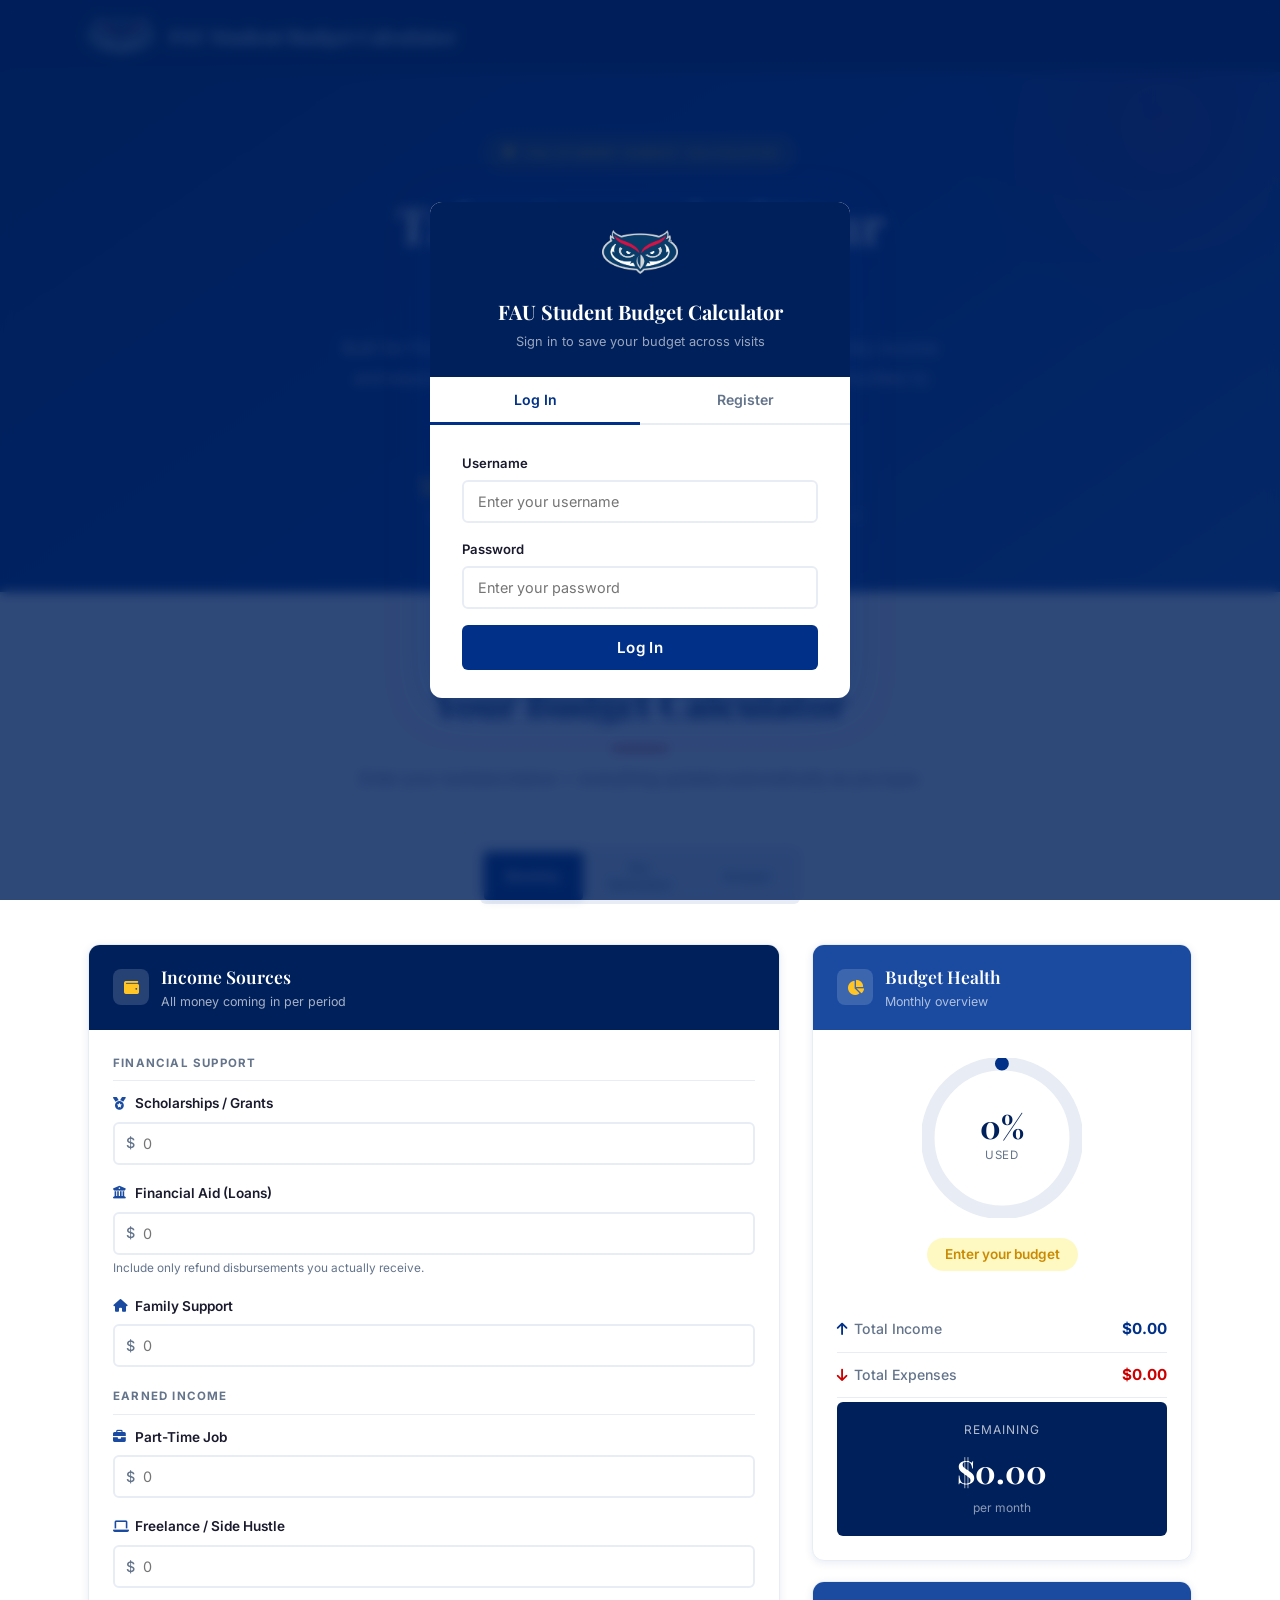
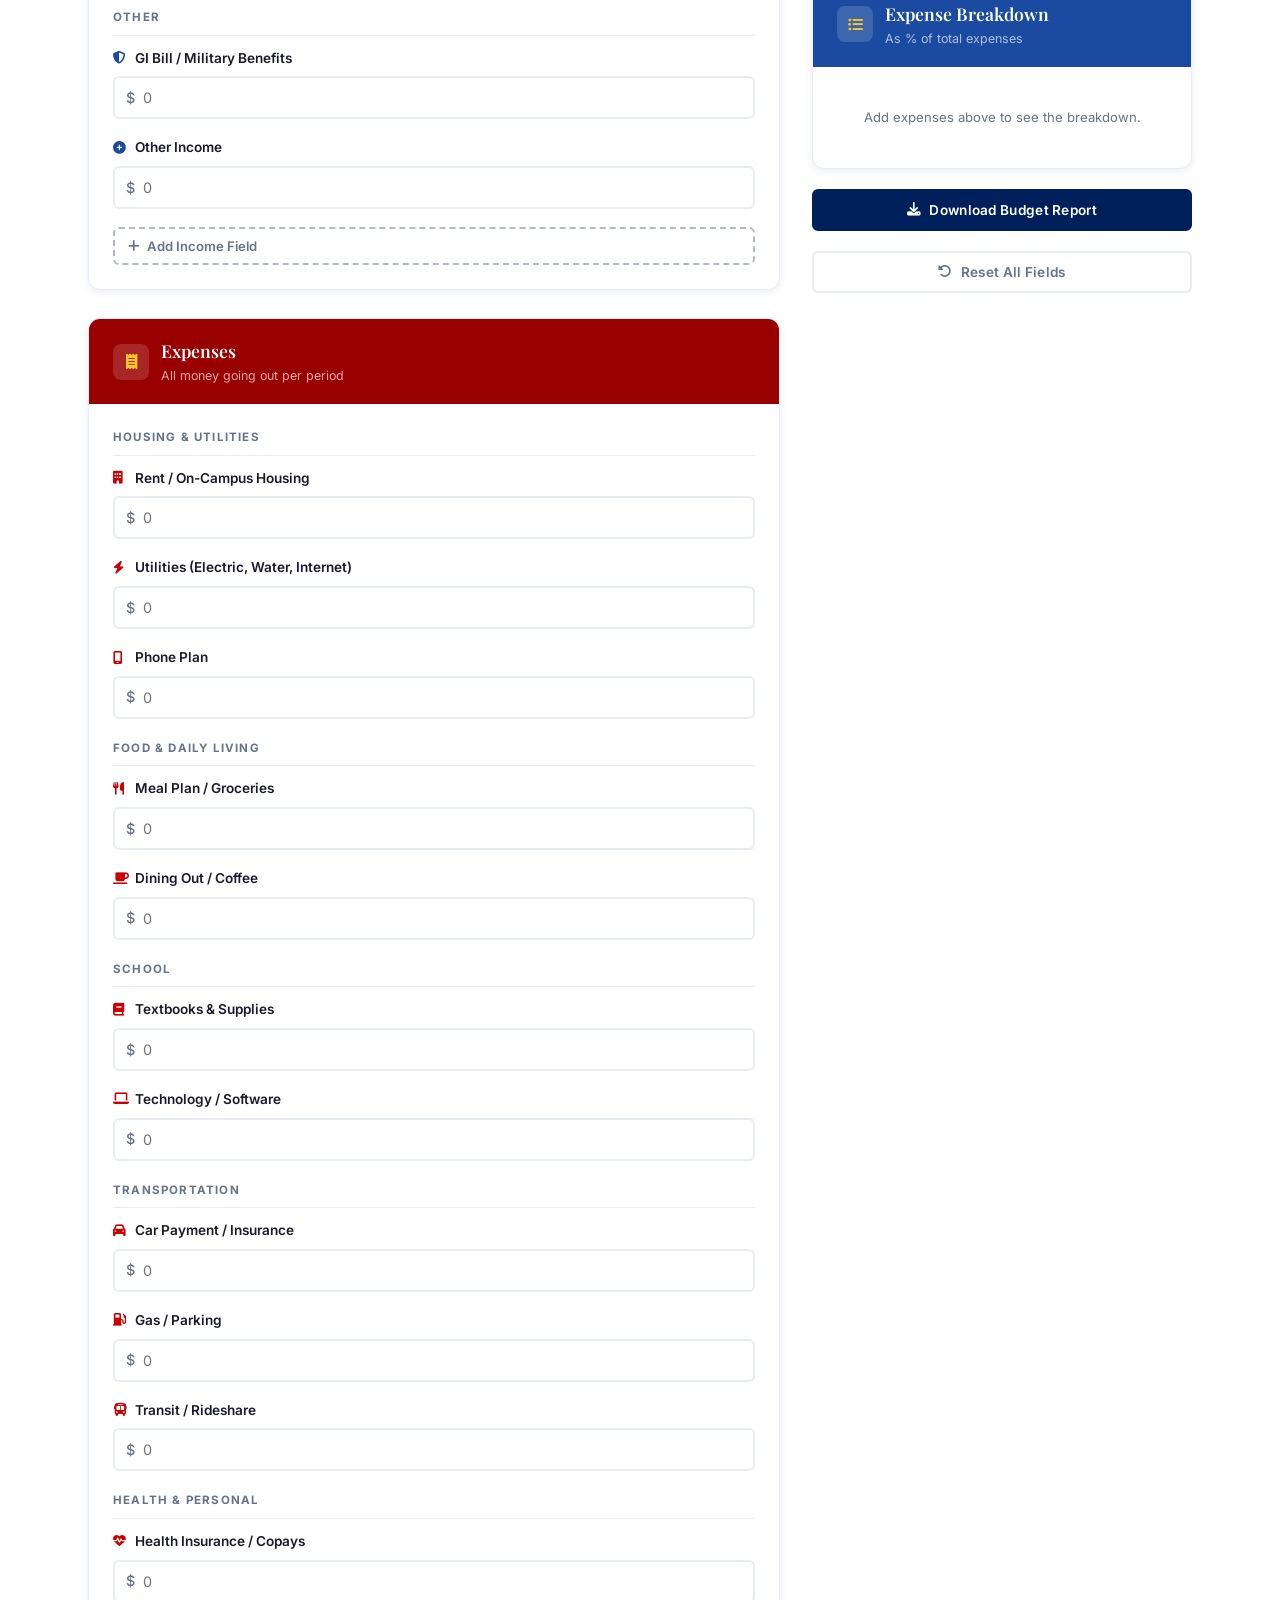
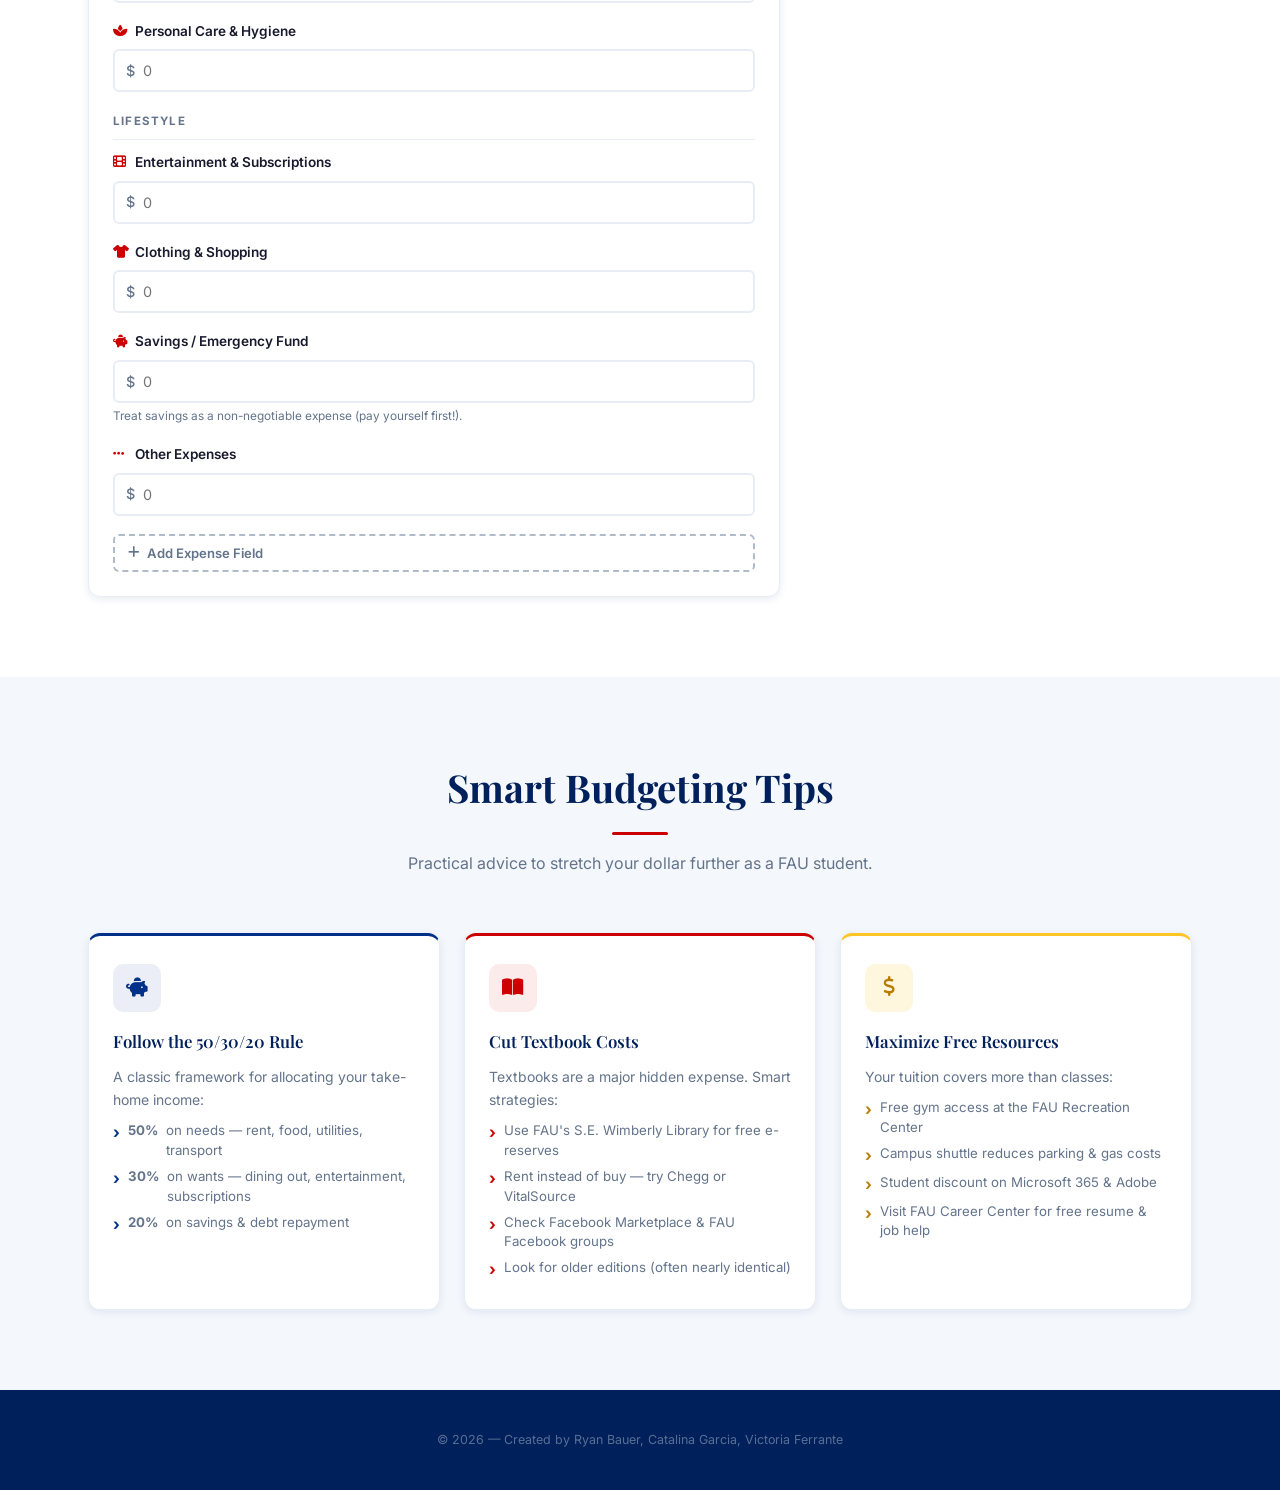
<file: calculator.html>
<!DOCTYPE html>
<html lang="en">
<head>
  <!-- Google tag (gtag.js) -->
  <script async src="https://www.googletagmanager.com/gtag/js?id=G-C2SC43ESFY"></script>
  <script>
    window.dataLayer = window.dataLayer || [];
    function gtag(){dataLayer.push(arguments);}
    gtag('js', new Date());
    gtag('config', 'G-C2SC43ESFY');
  </script>

  <meta charset="UTF-8">
  <meta name="viewport" content="width=device-width, initial-scale=1.0">
  <title>FAU Student Budget Calculator | Catalina Garcia</title>
  <meta name="description" content="An interactive budget calculator designed for Florida Atlantic University college students to track income and expenses.">
  <meta name="author" content="Catalina Garcia">

  <!-- Open Graph -->
  <meta property="og:title" content="FAU Student Budget Calculator">
  <meta property="og:description" content="Track your income and expenses as a FAU college student.">
  <meta property="og:type" content="website">

  <!-- Google Fonts -->
  <link rel="preconnect" href="https://fonts.googleapis.com">
  <link rel="preconnect" href="https://fonts.gstatic.com" crossorigin>
  <link href="https://fonts.googleapis.com/css2?family=Playfair+Display:wght@400;600;700&family=Inter:wght@300;400;500;600;700&display=swap" rel="stylesheet">

  <!-- Font Awesome Icons -->
  <link rel="stylesheet" href="https://cdnjs.cloudflare.com/ajax/libs/font-awesome/6.5.1/css/all.min.css">

  <style>
    /* =====================================================
       FAU COLOR SCHEME & DESIGN TOKENS
    ===================================================== */
    :root {
      --fau-blue:        #003087;
      --fau-blue-dark:   #00205B;
      --fau-blue-mid:    #1A4BA0;
      --fau-blue-light:  #2E62C0;
      --fau-red:         #CC0000;
      --fau-red-dark:    #990000;
      --fau-red-light:   #E63333;
      --fau-gold:        #FFC425;
      --fau-gold-light:  #FFD966;
      --white:           #FFFFFF;
      --off-white:       #F4F7FB;
      --gray-light:      #E8EDF5;
      --gray-mid:        #B0BAC9;
      --gray-text:       #64748B;
      --dark-text:       #1A1A2E;
      --green:           #16A34A;
      --green-light:     #DCFCE7;
      --yellow:          #CA8A04;
      --yellow-light:    #FEF9C3;
      --red-light:       #FEE2E2;

      --shadow-sm:  0 2px 8px rgba(0,48,135,0.09);
      --shadow-md:  0 4px 24px rgba(0,48,135,0.14);
      --shadow-lg:  0 8px 48px rgba(0,48,135,0.20);
      --radius:     12px;
      --radius-sm:  6px;
      --transition: all 0.3s ease;
      --nav-height: 72px;
    }

    *, *::before, *::after { box-sizing: border-box; margin: 0; padding: 0; }
    html { scroll-behavior: smooth; }

    body {
      font-family: 'Inter', system-ui, sans-serif;
      color: var(--dark-text);
      background: var(--white);
      line-height: 1.6;
      -webkit-font-smoothing: antialiased;
    }

    /* =====================================================
       NAVBAR
    ===================================================== */
    .navbar {
      position: fixed;
      top: 0; left: 0; right: 0;
      height: var(--nav-height);
      background: var(--fau-blue-dark);
      z-index: 1000;
      transition: box-shadow 0.3s ease;
    }
    .navbar.scrolled { box-shadow: 0 2px 20px rgba(0,0,0,0.25); }

    .nav-container {
      max-width: 1160px;
      margin: 0 auto;
      padding: 0 28px;
      height: 100%;
      display: flex;
      align-items: center;
      justify-content: space-between;
    }

    .nav-logo { text-decoration: none; }
    .logo-text {
      font-family: 'Playfair Display', serif;
      font-size: 1.2rem;
      font-weight: 700;
      color: var(--white);
      letter-spacing: 0.3px;
    }


    /* =====================================================
       HERO
    ===================================================== */
    .hero {
      min-height: 52vh;
      background: linear-gradient(145deg, var(--fau-blue-dark) 0%, var(--fau-blue) 55%, var(--fau-blue-mid) 100%);
      display: flex;
      align-items: center;
      padding-top: var(--nav-height);
      position: relative;
      overflow: hidden;
    }
    .hero::before {
      content: '';
      position: absolute;
      inset: 0;
      background-image: radial-gradient(rgba(255,255,255,0.04) 1px, transparent 1px);
      background-size: 28px 28px;
    }
    .hero-accent {
      position: absolute;
      top: -80px; right: -80px;
      width: 400px; height: 400px;
      border-radius: 50%;
      background: radial-gradient(circle, rgba(204,0,0,0.18) 0%, transparent 70%);
      pointer-events: none;
    }

    .hero-container {
      max-width: 1160px;
      margin: 0 auto;
      padding: 64px 28px;
      position: relative;
      z-index: 1;
      text-align: center;
    }
    .hero-badge {
      display: inline-flex;
      align-items: center;
      gap: 8px;
      background: rgba(255,196,37,0.12);
      border: 1px solid rgba(255,196,37,0.35);
      color: var(--fau-gold);
      font-size: 0.72rem;
      font-weight: 600;
      letter-spacing: 1.4px;
      text-transform: uppercase;
      padding: 7px 16px;
      border-radius: 30px;
      margin-bottom: 24px;
    }
    .hero-title {
      font-family: 'Playfair Display', serif;
      font-size: clamp(2rem, 4.5vw, 3.2rem);
      font-weight: 700;
      color: var(--white);
      line-height: 1.2;
      margin-bottom: 16px;
    }
    .hero-title span { color: var(--fau-gold); }
    .hero-subtitle {
      font-size: clamp(0.95rem, 2vw, 1.1rem);
      color: rgba(255,255,255,0.75);
      max-width: 620px;
      margin: 0 auto 36px;
      line-height: 1.7;
    }
    .hero-stats {
      display: flex;
      justify-content: center;
      gap: 48px;
      flex-wrap: wrap;
    }
    .hero-stat { text-align: center; }
    .hero-stat-num {
      font-family: 'Playfair Display', serif;
      font-size: 1.8rem;
      font-weight: 700;
      color: var(--fau-gold);
    }
    .hero-stat-label {
      font-size: 0.8rem;
      color: rgba(255,255,255,0.65);
      text-transform: uppercase;
      letter-spacing: 0.8px;
      margin-top: 2px;
    }

    /* =====================================================
       LAYOUT UTILITIES
    ===================================================== */
    .section { padding: 80px 0; }
    .section-light { background: var(--off-white); }
    .container {
      max-width: 1160px;
      margin: 0 auto;
      padding: 0 28px;
    }
    .section-header {
      text-align: center;
      margin-bottom: 56px;
    }
    .section-title {
      font-family: 'Playfair Display', serif;
      font-size: clamp(1.8rem, 3.5vw, 2.4rem);
      font-weight: 700;
      color: var(--fau-blue-dark);
      margin-bottom: 14px;
    }
    .section-divider {
      width: 56px; height: 3px;
      background: var(--fau-red);
      border-radius: 2px;
      margin: 0 auto 16px;
    }
    .section-subtitle {
      font-size: 1rem;
      color: var(--gray-text);
      max-width: 580px;
      margin: 0 auto;
    }

    /* =====================================================
       CALCULATOR LAYOUT
    ===================================================== */
    .calc-grid {
      display: grid;
      grid-template-columns: 1fr 380px;
      gap: 32px;
      align-items: start;
    }

    /* =====================================================
       CARD COMPONENT
    ===================================================== */
    .card {
      background: var(--white);
      border-radius: var(--radius);
      box-shadow: var(--shadow-sm);
      border: 1px solid var(--gray-light);
      overflow: hidden;
    }
    .card-header {
      background: var(--fau-blue-dark);
      padding: 18px 24px;
      display: flex;
      align-items: center;
      gap: 12px;
    }
    .card-header.red { background: var(--fau-red-dark); }
    .card-header.mid { background: var(--fau-blue-mid); }
    .card-header-icon {
      width: 36px; height: 36px;
      background: rgba(255,255,255,0.15);
      border-radius: 8px;
      display: flex;
      align-items: center;
      justify-content: center;
      color: var(--fau-gold);
      font-size: 0.95rem;
      flex-shrink: 0;
    }
    .card-header-title {
      font-family: 'Playfair Display', serif;
      font-size: 1.1rem;
      font-weight: 600;
      color: var(--white);
    }
    .card-header-sub {
      font-size: 0.78rem;
      color: rgba(255,255,255,0.65);
      margin-top: 1px;
    }
    .card-body { padding: 24px; }

    /* =====================================================
       FORM INPUTS
    ===================================================== */
    .input-group {
      margin-bottom: 18px;
    }
    .input-group:last-child { margin-bottom: 0; }
    .input-label {
      display: flex;
      align-items: center;
      gap: 8px;
      font-size: 0.85rem;
      font-weight: 600;
      color: var(--dark-text);
      margin-bottom: 7px;
    }
    .input-label i {
      color: var(--fau-blue-mid);
      font-size: 0.8rem;
      width: 14px;
    }
    .input-label i.red { color: var(--fau-red); }
    .input-wrapper {
      position: relative;
    }
    .input-prefix {
      position: absolute;
      left: 13px;
      top: 50%;
      transform: translateY(-50%);
      color: var(--gray-text);
      font-size: 0.9rem;
      font-weight: 500;
      pointer-events: none;
    }
    .calc-input {
      width: 100%;
      padding: 11px 13px 11px 28px;
      border: 2px solid var(--gray-light);
      border-radius: var(--radius-sm);
      font-family: 'Inter', sans-serif;
      font-size: 0.9rem;
      color: var(--dark-text);
      background: var(--white);
      transition: var(--transition);
      outline: none;
      -moz-appearance: textfield;
    }
    .calc-input::-webkit-outer-spin-button,
    .calc-input::-webkit-inner-spin-button { -webkit-appearance: none; }
    .calc-input:hover { border-color: var(--gray-mid); }
    .calc-input:focus {
      border-color: var(--fau-blue);
      box-shadow: 0 0 0 3px rgba(0,48,135,0.1);
    }
    .calc-input.expense:focus {
      border-color: var(--fau-red);
      box-shadow: 0 0 0 3px rgba(204,0,0,0.1);
    }
    .input-hint {
      font-size: 0.74rem;
      color: var(--gray-text);
      margin-top: 4px;
    }

    .period-toggle {
      display: flex;
      gap: 8px;
      margin-bottom: 24px;
      background: var(--gray-light);
      border-radius: var(--radius-sm);
      padding: 4px;
    }
    .period-btn {
      flex: 1;
      padding: 8px 12px;
      border: none;
      border-radius: 4px;
      font-family: 'Inter', sans-serif;
      font-size: 0.82rem;
      font-weight: 600;
      cursor: pointer;
      transition: var(--transition);
      color: var(--gray-text);
      background: transparent;
      letter-spacing: 0.3px;
    }
    .period-btn.active {
      background: var(--fau-blue);
      color: var(--white);
      box-shadow: var(--shadow-sm);
    }

    .subsection-label {
      font-size: 0.72rem;
      font-weight: 700;
      letter-spacing: 1.2px;
      text-transform: uppercase;
      color: var(--gray-text);
      margin: 20px 0 12px;
      padding-bottom: 8px;
      border-bottom: 1px solid var(--gray-light);
    }
    .subsection-label:first-child { margin-top: 0; }

    /* =====================================================
       SUMMARY PANEL (sticky)
    ===================================================== */
    .summary-panel {
      position: sticky;
      top: calc(var(--nav-height) + 24px);
      display: flex;
      flex-direction: column;
      gap: 20px;
    }

    .budget-dial {
      text-align: center;
      padding: 28px 24px 24px;
    }
    .dial-ring {
      position: relative;
      width: 160px;
      height: 160px;
      margin: 0 auto 20px;
    }
    .dial-ring svg {
      width: 100%;
      height: 100%;
      transform: rotate(-90deg);
    }
    .dial-bg {
      fill: none;
      stroke: var(--gray-light);
      stroke-width: 12;
    }
    .dial-fill {
      fill: none;
      stroke: var(--fau-blue);
      stroke-width: 12;
      stroke-linecap: round;
      stroke-dasharray: 408;
      stroke-dashoffset: 408;
      transition: stroke-dashoffset 0.6s ease, stroke 0.4s ease;
    }
    .dial-center {
      position: absolute;
      inset: 0;
      display: flex;
      flex-direction: column;
      align-items: center;
      justify-content: center;
    }
    .dial-pct {
      font-family: 'Playfair Display', serif;
      font-size: 2rem;
      font-weight: 700;
      color: var(--fau-blue-dark);
      line-height: 1;
    }
    .dial-pct-label {
      font-size: 0.72rem;
      color: var(--gray-text);
      text-transform: uppercase;
      letter-spacing: 0.8px;
      margin-top: 4px;
    }
    .budget-health-label {
      font-size: 0.85rem;
      font-weight: 600;
      padding: 6px 18px;
      border-radius: 20px;
      display: inline-block;
      margin-bottom: 16px;
    }
    .health-great  { background: var(--green-light); color: var(--green); }
    .health-ok     { background: var(--yellow-light); color: var(--yellow); }
    .health-over   { background: var(--red-light); color: var(--fau-red-dark); }

    .summary-row {
      display: flex;
      justify-content: space-between;
      align-items: center;
      padding: 10px 0;
      border-bottom: 1px solid var(--gray-light);
      font-size: 0.88rem;
    }
    .summary-row:last-child { border-bottom: none; }
    .summary-row-label { color: var(--gray-text); font-weight: 500; }
    .summary-row-val { font-weight: 700; font-size: 0.95rem; }
    .val-income  { color: var(--fau-blue); }
    .val-expense { color: var(--fau-red); }
    .val-positive { color: var(--green); }
    .val-negative { color: var(--fau-red-dark); }

    .remaining-box {
      background: var(--fau-blue-dark);
      border-radius: var(--radius-sm);
      padding: 18px;
      text-align: center;
      margin-top: 4px;
    }
    .remaining-box.over { background: var(--fau-red-dark); }
    .remaining-label {
      font-size: 0.75rem;
      color: rgba(255,255,255,0.7);
      text-transform: uppercase;
      letter-spacing: 1px;
      margin-bottom: 6px;
    }
    .remaining-val {
      font-family: 'Playfair Display', serif;
      font-size: 2rem;
      font-weight: 700;
      color: var(--white);
    }
    .remaining-period {
      font-size: 0.75rem;
      color: rgba(255,255,255,0.55);
      margin-top: 2px;
    }

    /* =====================================================
       EXPENSE BARS
    ===================================================== */
    .expense-bar-list { display: flex; flex-direction: column; gap: 12px; }
    .expense-bar-item {}
    .expense-bar-top {
      display: flex;
      justify-content: space-between;
      font-size: 0.8rem;
      margin-bottom: 5px;
    }
    .expense-bar-name {
      display: flex;
      align-items: center;
      gap: 6px;
      font-weight: 500;
      color: var(--dark-text);
    }
    .expense-bar-name i { color: var(--fau-red); font-size: 0.72rem; width: 12px; }
    .expense-bar-amt { color: var(--gray-text); font-weight: 600; }
    .expense-bar-track {
      height: 6px;
      background: var(--gray-light);
      border-radius: 3px;
      overflow: hidden;
    }
    .expense-bar-fill {
      height: 100%;
      background: var(--fau-blue-mid);
      border-radius: 3px;
      transition: width 0.5s ease;
    }

    /* =====================================================
       TIPS SECTION
    ===================================================== */
    .tips-grid {
      display: grid;
      grid-template-columns: repeat(3, 1fr);
      gap: 24px;
    }
    .tip-card {
      background: var(--white);
      border-radius: var(--radius);
      padding: 28px 24px;
      box-shadow: var(--shadow-sm);
      border: 1px solid var(--gray-light);
      border-top: 3px solid var(--fau-blue);
      transition: var(--transition);
    }
    .tip-card:nth-child(2) { border-top-color: var(--fau-red); }
    .tip-card:nth-child(3) { border-top-color: var(--fau-gold); }
    .tip-card:hover {
      transform: translateY(-5px);
      box-shadow: var(--shadow-md);
    }
    .tip-icon {
      width: 48px; height: 48px;
      background: rgba(0,48,135,0.08);
      border-radius: 10px;
      display: flex;
      align-items: center;
      justify-content: center;
      font-size: 1.2rem;
      color: var(--fau-blue);
      margin-bottom: 16px;
    }
    .tip-card:nth-child(2) .tip-icon { background: rgba(204,0,0,0.08); color: var(--fau-red); }
    .tip-card:nth-child(3) .tip-icon { background: rgba(255,196,37,0.15); color: #B87D00; }
    .tip-title {
      font-family: 'Playfair Display', serif;
      font-size: 1.05rem;
      font-weight: 600;
      color: var(--fau-blue-dark);
      margin-bottom: 10px;
    }
    .tip-text {
      font-size: 0.875rem;
      color: var(--gray-text);
      line-height: 1.65;
    }
    .tip-list {
      list-style: none;
      margin-top: 10px;
      display: flex;
      flex-direction: column;
      gap: 6px;
    }
    .tip-list li {
      display: flex;
      align-items: flex-start;
      gap: 8px;
      font-size: 0.83rem;
      color: var(--gray-text);
      line-height: 1.5;
    }
    .tip-list li::before {
      content: '›';
      color: var(--fau-blue);
      font-weight: 700;
      font-size: 1rem;
      flex-shrink: 0;
      margin-top: -1px;
    }
    .tip-card:nth-child(2) .tip-list li::before { color: var(--fau-red); }
    .tip-card:nth-child(3) .tip-list li::before { color: #B87D00; }

    /* =====================================================
       RESET BUTTON
    ===================================================== */
    .btn-reset {
      display: flex;
      align-items: center;
      justify-content: center;
      gap: 8px;
      width: 100%;
      padding: 11px;
      background: transparent;
      border: 2px solid var(--gray-light);
      border-radius: var(--radius-sm);
      font-family: 'Inter', sans-serif;
      font-size: 0.85rem;
      font-weight: 600;
      color: var(--gray-text);
      cursor: pointer;
      transition: var(--transition);
      letter-spacing: 0.3px;
    }
    .btn-reset:hover {
      border-color: var(--fau-red);
      color: var(--fau-red);
      background: var(--red-light);
    }

    /* =====================================================
       CUSTOM FIELD ROWS
    ===================================================== */
    .btn-add-field {
      display: flex;
      align-items: center;
      gap: 7px;
      width: 100%;
      margin-top: 14px;
      padding: 9px 13px;
      background: transparent;
      border: 2px dashed var(--gray-mid);
      border-radius: var(--radius-sm);
      font-family: 'Inter', sans-serif;
      font-size: 0.82rem;
      font-weight: 600;
      color: var(--gray-text);
      cursor: pointer;
      transition: var(--transition);
    }
    .btn-add-field:hover { border-color: var(--fau-blue); color: var(--fau-blue); }
    .btn-add-field.red:hover { border-color: var(--fau-red); color: var(--fau-red); }

    .custom-field-group { position: relative; }
    .custom-field-top {
      display: flex;
      align-items: center;
      gap: 8px;
      margin-bottom: 7px;
    }
    .custom-label-input {
      flex: 1;
      padding: 6px 10px;
      border: 1.5px solid var(--gray-light);
      border-radius: var(--radius-sm);
      font-family: 'Inter', sans-serif;
      font-size: 0.82rem;
      font-weight: 600;
      color: var(--dark-text);
      outline: none;
      transition: var(--transition);
    }
    .custom-label-input:focus { border-color: var(--fau-blue); }
    .custom-label-input.red:focus { border-color: var(--fau-red); }
    .custom-remove-btn {
      width: 26px; height: 26px;
      flex-shrink: 0;
      background: transparent;
      border: 1.5px solid var(--gray-light);
      border-radius: 50%;
      color: var(--gray-text);
      font-size: 0.72rem;
      cursor: pointer;
      display: flex;
      align-items: center;
      justify-content: center;
      transition: var(--transition);
    }
    .custom-remove-btn:hover { background: var(--red-light); border-color: var(--fau-red); color: var(--fau-red); }

    .btn-export {
      display: flex;
      align-items: center;
      justify-content: center;
      gap: 8px;
      width: 100%;
      padding: 11px;
      background: var(--fau-blue-dark);
      border: 2px solid var(--fau-blue-dark);
      border-radius: var(--radius-sm);
      font-family: 'Inter', sans-serif;
      font-size: 0.85rem;
      font-weight: 600;
      color: var(--white);
      cursor: pointer;
      transition: var(--transition);
      letter-spacing: 0.3px;
    }
    .btn-export:hover { background: var(--fau-blue-mid); border-color: var(--fau-blue-mid); }

    /* =====================================================
       PRINT / EXPORT STYLES
    ===================================================== */
    #printView { display: none; }

    @media print {
      body > *:not(#printView) { display: none !important; }
      #printView {
        display: block !important;
        font-family: 'Inter', system-ui, sans-serif;
        color: #1A1A2E;
        padding: 32px;
        max-width: 720px;
        margin: 0 auto;
      }
      .pv-header {
        display: flex;
        align-items: center;
        gap: 18px;
        border-bottom: 3px solid #003087;
        padding-bottom: 18px;
        margin-bottom: 24px;
      }
      .pv-header-text h1 {
        font-size: 1.3rem;
        font-weight: 700;
        color: #00205B;
        margin-bottom: 3px;
      }
      .pv-header-text p { font-size: 0.78rem; color: #64748B; }
      .pv-summary {
        display: grid;
        grid-template-columns: repeat(3, 1fr);
        gap: 14px;
        margin-bottom: 28px;
      }
      .pv-stat {
        border: 1px solid #E8EDF5;
        border-radius: 8px;
        padding: 14px 16px;
        text-align: center;
      }
      .pv-stat-label { font-size: 0.7rem; color: #64748B; text-transform: uppercase; letter-spacing: 0.8px; margin-bottom: 6px; }
      .pv-stat-val { font-size: 1.3rem; font-weight: 700; }
      .pv-stat-val.income  { color: #003087; }
      .pv-stat-val.expense { color: #CC0000; }
      .pv-stat-val.remain  { color: #16A34A; }
      .pv-stat-val.over    { color: #990000; }
      .pv-section-title {
        font-size: 0.72rem;
        font-weight: 700;
        text-transform: uppercase;
        letter-spacing: 1.2px;
        color: #64748B;
        border-bottom: 1px solid #E8EDF5;
        padding-bottom: 6px;
        margin: 20px 0 10px;
      }
      .pv-row {
        display: flex;
        justify-content: space-between;
        font-size: 0.85rem;
        padding: 5px 0;
        border-bottom: 1px dotted #E8EDF5;
      }
      .pv-row-label { color: #1A1A2E; }
      .pv-row-val { font-weight: 600; }
      .pv-footer {
        margin-top: 32px;
        padding-top: 14px;
        border-top: 1px solid #E8EDF5;
        font-size: 0.72rem;
        color: #64748B;
        display: flex;
        justify-content: space-between;
      }
    }

    /* =====================================================
       FOOTER
    ===================================================== */
    .footer {
      background: var(--fau-blue-dark);
      padding: 40px 28px;
    }
    .footer-inner {
      max-width: 1160px;
      margin: 0 auto;
      display: flex;
      flex-direction: column;
      align-items: center;
      gap: 16px;
      text-align: center;
    }
    .footer-name {
      font-family: 'Playfair Display', serif;
      font-size: 1.1rem;
      font-weight: 700;
      color: var(--white);
      display: block;
      margin-bottom: 4px;
    }
    .footer-tagline {
      font-size: 0.8rem;
      color: rgba(255,255,255,0.55);
    }
    .footer-links {
      display: flex;
      gap: 12px;
    }
    .footer-link {
      width: 38px; height: 38px;
      background: rgba(255,255,255,0.1);
      border-radius: 50%;
      display: flex;
      align-items: center;
      justify-content: center;
      color: rgba(255,255,255,0.7);
      text-decoration: none;
      transition: var(--transition);
      font-size: 0.9rem;
    }
    .footer-link:hover {
      background: var(--fau-gold);
      color: var(--fau-blue-dark);
    }
    .footer-back {
      display: inline-flex;
      align-items: center;
      gap: 7px;
      font-size: 0.82rem;
      color: rgba(255,255,255,0.55);
      text-decoration: none;
      transition: var(--transition);
    }
    .footer-back:hover { color: var(--fau-gold); }
    .footer-copy {
      font-size: 0.78rem;
      color: rgba(255,255,255,0.35);
    }

    /* =====================================================
       FADE-UP ANIMATION
    ===================================================== */
    .fade-up {
      opacity: 0;
      transform: translateY(24px);
      transition: opacity 0.6s ease, transform 0.6s ease;
    }
    .fade-up.visible {
      opacity: 1;
      transform: none;
    }

    /* =====================================================
       RESPONSIVE
    ===================================================== */
    @media (max-width: 1024px) {
      .calc-grid {
        grid-template-columns: 1fr;
      }
      .summary-panel {
        position: static;
      }
      .tips-grid { grid-template-columns: 1fr 1fr; }
    }

    @media (max-width: 768px) {
      :root { --nav-height: 64px; }
      .section { padding: 60px 0; }
      .tips-grid { grid-template-columns: 1fr; }
      .hero-stats { gap: 28px; }
      .logo-text { font-size: 0.78rem; letter-spacing: 0; }
    }

    /* =====================================================
       AUTH MODAL
    ===================================================== */
    .auth-overlay {
      position: fixed;
      inset: 0;
      background: rgba(0, 32, 91, 0.82);
      backdrop-filter: blur(6px);
      z-index: 2000;
      display: flex;
      align-items: center;
      justify-content: center;
      padding: 20px;
    }
    .auth-box {
      background: var(--white);
      border-radius: var(--radius);
      box-shadow: var(--shadow-lg);
      width: 100%;
      max-width: 420px;
      overflow: hidden;
    }
    .auth-header {
      background: var(--fau-blue-dark);
      padding: 28px 32px 24px;
      text-align: center;
    }
    .auth-header img { height: 44px; margin-bottom: 14px; }
    .auth-header-title {
      font-family: 'Playfair Display', serif;
      font-size: 1.25rem;
      font-weight: 700;
      color: var(--white);
      margin-bottom: 4px;
    }
    .auth-header-sub {
      font-size: 0.8rem;
      color: rgba(255,255,255,0.6);
    }
    .auth-tabs {
      display: flex;
      border-bottom: 2px solid var(--gray-light);
    }
    .auth-tab {
      flex: 1;
      padding: 14px;
      text-align: center;
      font-size: 0.88rem;
      font-weight: 600;
      color: var(--gray-text);
      cursor: pointer;
      border: none;
      background: none;
      font-family: 'Inter', sans-serif;
      transition: var(--transition);
      border-bottom: 3px solid transparent;
      margin-bottom: -2px;
    }
    .auth-tab.active {
      color: var(--fau-blue);
      border-bottom-color: var(--fau-blue);
    }
    .auth-body { padding: 28px 32px; }
    .auth-input-group { margin-bottom: 16px; }
    .auth-label {
      display: block;
      font-size: 0.82rem;
      font-weight: 600;
      color: var(--dark-text);
      margin-bottom: 6px;
    }
    .auth-input {
      width: 100%;
      padding: 11px 14px;
      border: 2px solid var(--gray-light);
      border-radius: var(--radius-sm);
      font-family: 'Inter', sans-serif;
      font-size: 0.9rem;
      color: var(--dark-text);
      outline: none;
      transition: var(--transition);
    }
    .auth-input:focus {
      border-color: var(--fau-blue);
      box-shadow: 0 0 0 3px rgba(0,48,135,0.1);
    }
    .auth-error {
      font-size: 0.8rem;
      color: var(--fau-red-dark);
      background: var(--red-light);
      border-radius: var(--radius-sm);
      padding: 9px 13px;
      margin-bottom: 16px;
      display: none;
    }
    .auth-btn {
      width: 100%;
      padding: 13px;
      background: var(--fau-blue);
      color: var(--white);
      border: none;
      border-radius: var(--radius-sm);
      font-family: 'Inter', sans-serif;
      font-size: 0.95rem;
      font-weight: 600;
      cursor: pointer;
      transition: var(--transition);
      letter-spacing: 0.3px;
    }
    .auth-btn:hover { background: var(--fau-blue-mid); }

    /* Logout button in navbar */
    .nav-logout {
      display: flex;
      align-items: center;
      gap: 7px;
      padding: 7px 14px;
      background: rgba(255,255,255,0.1);
      border: 1px solid rgba(255,255,255,0.2);
      border-radius: var(--radius-sm);
      color: rgba(255,255,255,0.85);
      font-family: 'Inter', sans-serif;
      font-size: 0.82rem;
      font-weight: 600;
      cursor: pointer;
      transition: var(--transition);
    }
    .nav-logout:hover { background: var(--fau-red); border-color: var(--fau-red); color: var(--white); }
    .nav-user {
      font-size: 0.82rem;
      color: rgba(255,255,255,0.65);
      display: flex;
      align-items: center;
      gap: 6px;
    }
  </style>
</head>
<body>

  <!-- ============================================================
       NAVIGATION
  ============================================================ -->
  <nav id="navbar" class="navbar">
    <div class="nav-container">
      <div style="display:flex; align-items:center; gap:16px;">
        <a href="index.html" class="nav-logo">
          <img src="assets/images/FAULogo.png" alt="Florida Atlantic University" style="height:38px; width:auto; display:block;">
        </a>
        <span class="logo-text">FAU Student Budget Calculator</span>
      </div>
      <div style="display:flex; align-items:center; gap:12px;">
        <span class="nav-user" id="navUser" style="display:none;">
          <i class="fas fa-user-circle"></i>
          <span id="navUsername"></span>
        </span>
        <button class="nav-logout" id="logoutBtn" style="display:none;" onclick="logout()">
          <i class="fas fa-right-from-bracket"></i> Log Out
        </button>
      </div>
    </div>
  </nav>

  <!-- ============================================================
       AUTH MODAL
  ============================================================ -->
  <div class="auth-overlay" id="authOverlay">
    <div class="auth-box">
      <div class="auth-header">
        <img src="assets/images/FAULogo.png" alt="Florida Atlantic University">
        <div class="auth-header-title">FAU Student Budget Calculator</div>
        <div class="auth-header-sub">Sign in to save your budget across visits</div>
      </div>
      <div class="auth-tabs">
        <button class="auth-tab active" id="tabLogin" onclick="switchTab('login')">Log In</button>
        <button class="auth-tab" id="tabRegister" onclick="switchTab('register')">Register</button>
      </div>
      <div class="auth-body">
        <div class="auth-error" id="authError"></div>

        <!-- Login Form -->
        <div id="formLogin">
          <div class="auth-input-group">
            <label class="auth-label">Username</label>
            <input class="auth-input" type="text" id="loginUser" placeholder="Enter your username" autocomplete="username">
          </div>
          <div class="auth-input-group">
            <label class="auth-label">Password</label>
            <input class="auth-input" type="password" id="loginPass" placeholder="Enter your password" autocomplete="current-password">
          </div>
          <button class="auth-btn" onclick="doLogin()">Log In</button>
        </div>

        <!-- Register Form -->
        <div id="formRegister" style="display:none;">
          <div class="auth-input-group">
            <label class="auth-label">Username</label>
            <input class="auth-input" type="text" id="regUser" placeholder="Choose a username" autocomplete="username">
          </div>
          <div class="auth-input-group">
            <label class="auth-label">Password</label>
            <input class="auth-input" type="password" id="regPass" placeholder="Choose a password (min 6 chars)" autocomplete="new-password">
          </div>
          <div class="auth-input-group">
            <label class="auth-label">Confirm Password</label>
            <input class="auth-input" type="password" id="regPassConfirm" placeholder="Repeat your password" autocomplete="new-password">
          </div>
          <button class="auth-btn" onclick="doRegister()">Create Account</button>
        </div>
      </div>
    </div>
  </div>

  <!-- ============================================================
       HERO
  ============================================================ -->
  <section class="hero" id="home">
    <div class="hero-accent"></div>
    <div class="hero-container">
      <div class="hero-badge">
        <i class="fas fa-graduation-cap"></i>
        FAU Student Budget Calculator
      </div>
      <h1 class="hero-title">
        Take Control of Your<br><span>College Finances</span>
      </h1>
      <p class="hero-subtitle">
        Built for Florida Atlantic University students — input your monthly income and expenses to see your budget at a glance and find opportunities to save.
      </p>
      <div class="hero-stats">
        <div class="hero-stat">
          <div class="hero-stat-num">50/30/20</div>
          <div class="hero-stat-label">Budget Rule</div>
        </div>
        <div class="hero-stat">
          <div class="hero-stat-num">Real-Time</div>
          <div class="hero-stat-label">Calculations</div>
        </div>
        <div class="hero-stat">
          <div class="hero-stat-num">Free</div>
          <div class="hero-stat-label">No Sign-Up</div>
        </div>
      </div>
    </div>
  </section>

  <!-- ============================================================
       CALCULATOR SECTION
  ============================================================ -->
  <section class="section" id="calculator">
    <div class="container">

      <div class="section-header fade-up">
        <h2 class="section-title">Your Budget Calculator</h2>
        <div class="section-divider"></div>
        <p class="section-subtitle">Enter your numbers below — everything updates automatically as you type.</p>
      </div>

      <!-- Period Toggle -->
      <div style="max-width:320px; margin: 0 auto 40px;">
        <div class="period-toggle">
          <button class="period-btn active" id="btnMonthly" onclick="setPeriod('monthly')">Monthly</button>
          <button class="period-btn" id="btnSemester" onclick="setPeriod('semester')">Per Semester</button>
          <button class="period-btn" id="btnAnnual"   onclick="setPeriod('annual')">Annual</button>
        </div>
      </div>

      <div class="calc-grid">

        <!-- LEFT COLUMN: Income + Expenses -->
        <div style="display:flex; flex-direction:column; gap:28px;">

          <!-- INCOME CARD -->
          <div class="card fade-up">
            <div class="card-header">
              <div class="card-header-icon"><i class="fas fa-wallet"></i></div>
              <div>
                <div class="card-header-title">Income Sources</div>
                <div class="card-header-sub">All money coming in per period</div>
              </div>
            </div>
            <div class="card-body">
              <div class="subsection-label">Financial Support</div>
              <div class="input-group">
                <label class="input-label"><i class="fas fa-medal"></i> Scholarships / Grants</label>
                <div class="input-wrapper">
                  <span class="input-prefix">$</span>
                  <input type="number" class="calc-input income-input" id="inc-scholarship" placeholder="0" min="0" oninput="calculate()">
                </div>
              </div>
              <div class="input-group">
                <label class="input-label"><i class="fas fa-university"></i> Financial Aid (Loans)</label>
                <div class="input-wrapper">
                  <span class="input-prefix">$</span>
                  <input type="number" class="calc-input income-input" id="inc-aid" placeholder="0" min="0" oninput="calculate()">
                </div>
                <div class="input-hint">Include only refund disbursements you actually receive.</div>
              </div>
              <div class="input-group">
                <label class="input-label"><i class="fas fa-home"></i> Family Support</label>
                <div class="input-wrapper">
                  <span class="input-prefix">$</span>
                  <input type="number" class="calc-input income-input" id="inc-family" placeholder="0" min="0" oninput="calculate()">
                </div>
              </div>

              <div class="subsection-label">Earned Income</div>
              <div class="input-group">
                <label class="input-label"><i class="fas fa-briefcase"></i> Part-Time Job</label>
                <div class="input-wrapper">
                  <span class="input-prefix">$</span>
                  <input type="number" class="calc-input income-input" id="inc-job" placeholder="0" min="0" oninput="calculate()">
                </div>
              </div>
              <div class="input-group">
                <label class="input-label"><i class="fas fa-laptop"></i> Freelance / Side Hustle</label>
                <div class="input-wrapper">
                  <span class="input-prefix">$</span>
                  <input type="number" class="calc-input income-input" id="inc-freelance" placeholder="0" min="0" oninput="calculate()">
                </div>
              </div>

              <div class="subsection-label">Other</div>
              <div class="input-group">
                <label class="input-label"><i class="fas fa-shield-halved"></i> GI Bill / Military Benefits</label>
                <div class="input-wrapper">
                  <span class="input-prefix">$</span>
                  <input type="number" class="calc-input income-input" id="inc-gi" placeholder="0" min="0" oninput="calculate()">
                </div>
              </div>
              <div class="input-group">
                <label class="input-label"><i class="fas fa-plus-circle"></i> Other Income</label>
                <div class="input-wrapper">
                  <span class="input-prefix">$</span>
                  <input type="number" class="calc-input income-input" id="inc-other" placeholder="0" min="0" oninput="calculate()">
                </div>
              </div>
              <div id="customIncFields"></div>
              <button class="btn-add-field" onclick="addCustomField('inc')">
                <i class="fas fa-plus"></i> Add Income Field
              </button>
            </div>
          </div>

          <!-- EXPENSES CARD -->
          <div class="card fade-up">
            <div class="card-header red">
              <div class="card-header-icon"><i class="fas fa-receipt"></i></div>
              <div>
                <div class="card-header-title">Expenses</div>
                <div class="card-header-sub">All money going out per period</div>
              </div>
            </div>
            <div class="card-body">
              <div class="subsection-label">Housing & Utilities</div>
              <div class="input-group">
                <label class="input-label"><i class="fas fa-building red"></i> Rent / On-Campus Housing</label>
                <div class="input-wrapper">
                  <span class="input-prefix">$</span>
                  <input type="number" class="calc-input expense-input" id="exp-rent" placeholder="0" min="0" oninput="calculate()">
                </div>
              </div>
              <div class="input-group">
                <label class="input-label"><i class="fas fa-bolt red"></i> Utilities (Electric, Water, Internet)</label>
                <div class="input-wrapper">
                  <span class="input-prefix">$</span>
                  <input type="number" class="calc-input expense-input" id="exp-utilities" placeholder="0" min="0" oninput="calculate()">
                </div>
              </div>
              <div class="input-group">
                <label class="input-label"><i class="fas fa-mobile-screen red"></i> Phone Plan</label>
                <div class="input-wrapper">
                  <span class="input-prefix">$</span>
                  <input type="number" class="calc-input expense-input" id="exp-phone" placeholder="0" min="0" oninput="calculate()">
                </div>
              </div>

              <div class="subsection-label">Food & Daily Living</div>
              <div class="input-group">
                <label class="input-label"><i class="fas fa-utensils red"></i> Meal Plan / Groceries</label>
                <div class="input-wrapper">
                  <span class="input-prefix">$</span>
                  <input type="number" class="calc-input expense-input" id="exp-food" placeholder="0" min="0" oninput="calculate()">
                </div>
              </div>
              <div class="input-group">
                <label class="input-label"><i class="fas fa-coffee red"></i> Dining Out / Coffee</label>
                <div class="input-wrapper">
                  <span class="input-prefix">$</span>
                  <input type="number" class="calc-input expense-input" id="exp-dining" placeholder="0" min="0" oninput="calculate()">
                </div>
              </div>

              <div class="subsection-label">School</div>
              <div class="input-group">
                <label class="input-label"><i class="fas fa-book red"></i> Textbooks &amp; Supplies</label>
                <div class="input-wrapper">
                  <span class="input-prefix">$</span>
                  <input type="number" class="calc-input expense-input" id="exp-books" placeholder="0" min="0" oninput="calculate()">
                </div>
              </div>
              <div class="input-group">
                <label class="input-label"><i class="fas fa-laptop red"></i> Technology / Software</label>
                <div class="input-wrapper">
                  <span class="input-prefix">$</span>
                  <input type="number" class="calc-input expense-input" id="exp-tech" placeholder="0" min="0" oninput="calculate()">
                </div>
              </div>

              <div class="subsection-label">Transportation</div>
              <div class="input-group">
                <label class="input-label"><i class="fas fa-car red"></i> Car Payment / Insurance</label>
                <div class="input-wrapper">
                  <span class="input-prefix">$</span>
                  <input type="number" class="calc-input expense-input" id="exp-car" placeholder="0" min="0" oninput="calculate()">
                </div>
              </div>
              <div class="input-group">
                <label class="input-label"><i class="fas fa-gas-pump red"></i> Gas / Parking</label>
                <div class="input-wrapper">
                  <span class="input-prefix">$</span>
                  <input type="number" class="calc-input expense-input" id="exp-gas" placeholder="0" min="0" oninput="calculate()">
                </div>
              </div>
              <div class="input-group">
                <label class="input-label"><i class="fas fa-bus red"></i> Transit / Rideshare</label>
                <div class="input-wrapper">
                  <span class="input-prefix">$</span>
                  <input type="number" class="calc-input expense-input" id="exp-transit" placeholder="0" min="0" oninput="calculate()">
                </div>
              </div>

              <div class="subsection-label">Health &amp; Personal</div>
              <div class="input-group">
                <label class="input-label"><i class="fas fa-heart-pulse red"></i> Health Insurance / Copays</label>
                <div class="input-wrapper">
                  <span class="input-prefix">$</span>
                  <input type="number" class="calc-input expense-input" id="exp-health" placeholder="0" min="0" oninput="calculate()">
                </div>
              </div>
              <div class="input-group">
                <label class="input-label"><i class="fas fa-spa red"></i> Personal Care &amp; Hygiene</label>
                <div class="input-wrapper">
                  <span class="input-prefix">$</span>
                  <input type="number" class="calc-input expense-input" id="exp-personal" placeholder="0" min="0" oninput="calculate()">
                </div>
              </div>

              <div class="subsection-label">Lifestyle</div>
              <div class="input-group">
                <label class="input-label"><i class="fas fa-film red"></i> Entertainment &amp; Subscriptions</label>
                <div class="input-wrapper">
                  <span class="input-prefix">$</span>
                  <input type="number" class="calc-input expense-input" id="exp-entertainment" placeholder="0" min="0" oninput="calculate()">
                </div>
              </div>
              <div class="input-group">
                <label class="input-label"><i class="fas fa-shirt red"></i> Clothing &amp; Shopping</label>
                <div class="input-wrapper">
                  <span class="input-prefix">$</span>
                  <input type="number" class="calc-input expense-input" id="exp-clothing" placeholder="0" min="0" oninput="calculate()">
                </div>
              </div>
              <div class="input-group">
                <label class="input-label"><i class="fas fa-piggy-bank red"></i> Savings / Emergency Fund</label>
                <div class="input-wrapper">
                  <span class="input-prefix">$</span>
                  <input type="number" class="calc-input expense-input" id="exp-savings" placeholder="0" min="0" oninput="calculate()">
                </div>
                <div class="input-hint">Treat savings as a non-negotiable expense (pay yourself first!).</div>
              </div>
              <div class="input-group">
                <label class="input-label"><i class="fas fa-ellipsis red"></i> Other Expenses</label>
                <div class="input-wrapper">
                  <span class="input-prefix">$</span>
                  <input type="number" class="calc-input expense-input" id="exp-other" placeholder="0" min="0" oninput="calculate()">
                </div>
              </div>
              <div id="customExpFields"></div>
              <button class="btn-add-field red" onclick="addCustomField('exp')">
                <i class="fas fa-plus"></i> Add Expense Field
              </button>
            </div>
          </div>

        </div>

        <!-- RIGHT COLUMN: Summary Panel -->
        <div class="summary-panel">

          <!-- Budget Health Dial -->
          <div class="card">
            <div class="card-header mid">
              <div class="card-header-icon"><i class="fas fa-chart-pie"></i></div>
              <div>
                <div class="card-header-title">Budget Health</div>
                <div class="card-header-sub" id="period-label">Monthly overview</div>
              </div>
            </div>
            <div class="card-body budget-dial">
              <div class="dial-ring">
                <svg viewBox="0 0 140 140" aria-hidden="true">
                  <circle class="dial-bg" cx="70" cy="70" r="65"/>
                  <circle class="dial-fill" id="dialFill" cx="70" cy="70" r="65"/>
                </svg>
                <div class="dial-center">
                  <div class="dial-pct" id="dialPct">0%</div>
                  <div class="dial-pct-label">Used</div>
                </div>
              </div>
              <div>
                <span class="budget-health-label health-great" id="healthLabel">Enter your budget</span>
              </div>
              <div style="margin-top:20px;">
                <div class="summary-row">
                  <span class="summary-row-label"><i class="fas fa-arrow-up" style="color:var(--fau-blue); margin-right:6px;"></i>Total Income</span>
                  <span class="summary-row-val val-income" id="totalIncome">$0.00</span>
                </div>
                <div class="summary-row">
                  <span class="summary-row-label"><i class="fas fa-arrow-down" style="color:var(--fau-red); margin-right:6px;"></i>Total Expenses</span>
                  <span class="summary-row-val val-expense" id="totalExpenses">$0.00</span>
                </div>
                <div class="remaining-box" id="remainingBox">
                  <div class="remaining-label">Remaining</div>
                  <div class="remaining-val" id="remainingVal">$0.00</div>
                  <div class="remaining-period" id="remainingPeriod">per month</div>
                </div>
              </div>
            </div>
          </div>

          <!-- Expense Breakdown -->
          <div class="card fade-up">
            <div class="card-header" style="background:var(--fau-blue-mid);">
              <div class="card-header-icon"><i class="fas fa-list-ul"></i></div>
              <div>
                <div class="card-header-title">Expense Breakdown</div>
                <div class="card-header-sub">As % of total expenses</div>
              </div>
            </div>
            <div class="card-body">
              <div class="expense-bar-list" id="expenseBreakdown">
                <p style="font-size:0.82rem; color:var(--gray-text); text-align:center; padding:16px 0;">
                  Add expenses above to see the breakdown.
                </p>
              </div>
            </div>
          </div>

          <!-- Export -->
          <button class="btn-export" onclick="exportBudget()">
            <i class="fas fa-download"></i> Download Budget Report
          </button>

          <!-- Reset -->
          <button class="btn-reset" onclick="resetAll()">
            <i class="fas fa-rotate-left"></i> Reset All Fields
          </button>

        </div>
      </div>

    </div>
  </section>

  <!-- ============================================================
       TIPS SECTION
  ============================================================ -->
  <section class="section section-light" id="tips">
    <div class="container">
      <div class="section-header fade-up">
        <h2 class="section-title">Smart Budgeting Tips</h2>
        <div class="section-divider"></div>
        <p class="section-subtitle">Practical advice to stretch your dollar further as a FAU student.</p>
      </div>
      <div class="tips-grid">
        <div class="tip-card fade-up">
          <div class="tip-icon"><i class="fas fa-piggy-bank"></i></div>
          <div class="tip-title">Follow the 50/30/20 Rule</div>
          <p class="tip-text">A classic framework for allocating your take-home income:</p>
          <ul class="tip-list">
            <li><strong>50%</strong> on needs — rent, food, utilities, transport</li>
            <li><strong>30%</strong> on wants — dining out, entertainment, subscriptions</li>
            <li><strong>20%</strong> on savings &amp; debt repayment</li>
          </ul>
        </div>
        <div class="tip-card fade-up">
          <div class="tip-icon"><i class="fas fa-book-open"></i></div>
          <div class="tip-title">Cut Textbook Costs</div>
          <p class="tip-text">Textbooks are a major hidden expense. Smart strategies:</p>
          <ul class="tip-list">
            <li>Use FAU's S.E. Wimberly Library for free e-reserves</li>
            <li>Rent instead of buy — try Chegg or VitalSource</li>
            <li>Check Facebook Marketplace &amp; FAU Facebook groups</li>
            <li>Look for older editions (often nearly identical)</li>
          </ul>
        </div>
        <div class="tip-card fade-up">
          <div class="tip-icon"><i class="fas fa-dollar-sign"></i></div>
          <div class="tip-title">Maximize Free Resources</div>
          <p class="tip-text">Your tuition covers more than classes:</p>
          <ul class="tip-list">
            <li>Free gym access at the FAU Recreation Center</li>
            <li>Campus shuttle reduces parking &amp; gas costs</li>
            <li>Student discount on Microsoft 365 &amp; Adobe</li>
            <li>Visit FAU Career Center for free resume &amp; job help</li>
          </ul>
        </div>
      </div>
    </div>
  </section>

  <!-- ============================================================
       PRINT TEMPLATE (hidden, shown only when printing)
  ============================================================ -->
  <div id="printView">
    <div class="pv-header">
      <img src="assets/images/FAULogo.png" alt="FAU" style="height:48px;">
      <div class="pv-header-text">
        <h1>FAU Student Budget Report</h1>
        <p id="pv-meta"></p>
      </div>
    </div>
    <div class="pv-summary">
      <div class="pv-stat">
        <div class="pv-stat-label">Total Income</div>
        <div class="pv-stat-val income" id="pv-income"></div>
      </div>
      <div class="pv-stat">
        <div class="pv-stat-label">Total Expenses</div>
        <div class="pv-stat-val expense" id="pv-expenses"></div>
      </div>
      <div class="pv-stat">
        <div class="pv-stat-label">Remaining</div>
        <div class="pv-stat-val" id="pv-remaining"></div>
      </div>
    </div>
    <div id="pv-income-rows"></div>
    <div id="pv-expense-rows"></div>
    <div class="pv-footer">
      <span>&copy; 2026 &mdash; Created by Ryan Bauer, Catalina Garcia, Victoria Ferrante</span>
      <span id="pv-date"></span>
    </div>
  </div>

  <!-- ============================================================
       FOOTER
  ============================================================ -->
  <footer class="footer">
    <div class="footer-inner">
      <p class="footer-copy">&copy; 2026 &mdash; Created by Ryan Bauer, Catalina Garcia, Victoria Ferrante</p>
    </div>
  </footer>

  <!-- ============================================================
       JAVASCRIPT
  ============================================================ -->
  <script>
    /* ------ PERIOD STATE ------ */
    let currentPeriod = 'monthly';
    const periodLabels = { monthly: 'per month', semester: 'per semester (4 mo)', annual: 'per year' };
    const periodHeaders = { monthly: 'Monthly overview', semester: 'Semester overview', annual: 'Annual overview' };

    function setPeriod(p) {
      currentPeriod = p;
      document.querySelectorAll('.period-btn').forEach(b => b.classList.remove('active'));
      document.getElementById('btn' + p.charAt(0).toUpperCase() + p.slice(1)).classList.add('active');
      document.getElementById('period-label').textContent = periodHeaders[p];
      document.getElementById('remainingPeriod').textContent = periodLabels[p];
      calculate();
    }

    /* ------ EXPENSE CATEGORIES FOR BREAKDOWN ------ */
    const expCategories = [
      { id: 'exp-rent',          label: 'Housing',          icon: 'fa-building' },
      { id: 'exp-utilities',     label: 'Utilities',        icon: 'fa-bolt' },
      { id: 'exp-phone',         label: 'Phone',            icon: 'fa-mobile-screen' },
      { id: 'exp-food',          label: 'Groceries / Meal', icon: 'fa-utensils' },
      { id: 'exp-dining',        label: 'Dining Out',       icon: 'fa-coffee' },
      { id: 'exp-books',         label: 'Textbooks',        icon: 'fa-book' },
      { id: 'exp-tech',          label: 'Technology',       icon: 'fa-laptop' },
      { id: 'exp-car',           label: 'Car / Insurance',  icon: 'fa-car' },
      { id: 'exp-gas',           label: 'Gas / Parking',    icon: 'fa-gas-pump' },
      { id: 'exp-transit',       label: 'Transit',          icon: 'fa-bus' },
      { id: 'exp-health',        label: 'Health',           icon: 'fa-heart-pulse' },
      { id: 'exp-personal',      label: 'Personal Care',    icon: 'fa-spa' },
      { id: 'exp-entertainment', label: 'Entertainment',    icon: 'fa-film' },
      { id: 'exp-clothing',      label: 'Clothing',         icon: 'fa-shirt' },
      { id: 'exp-savings',       label: 'Savings',          icon: 'fa-piggy-bank' },
      { id: 'exp-other',         label: 'Other',            icon: 'fa-ellipsis' },
    ];

    /* ------ CUSTOM FIELDS ------ */
    let customIncCounter = 0;
    let customExpCounter = 0;

    function addCustomField(type, label = '', value = '') {
      const isExp = type === 'exp';
      const container = document.getElementById(isExp ? 'customExpFields' : 'customIncFields');
      const id = `custom-${type}-${isExp ? customExpCounter++ : customIncCounter++}`;
      const div = document.createElement('div');
      div.className = 'input-group custom-field-group';
      div.dataset.customType = type;
      div.innerHTML = `
        <div class="custom-field-top">
          <input type="text" class="custom-label-input${isExp ? ' red' : ''}" placeholder="${isExp ? 'Expense' : 'Income'} name…" value="${label.replace(/"/g, '&quot;')}" oninput="saveData()">
          <button class="custom-remove-btn" onclick="removeCustomField(this)" title="Remove"><i class="fas fa-times"></i></button>
        </div>
        <div class="input-wrapper">
          <span class="input-prefix">$</span>
          <input type="number" class="calc-input ${isExp ? 'custom-exp-input' : 'income-input custom-inc-input'}" id="${id}" placeholder="0" min="0" value="${value}" oninput="calculate(); saveData()">
        </div>`;
      container.appendChild(div);
      if (!label) div.querySelector('.custom-label-input').focus();
      calculate();
    }

    function removeCustomField(btn) {
      btn.closest('.custom-field-group').remove();
      saveData();
      calculate();
    }

    /* ------ MAIN CALCULATE ------ */
    function calculate() {
      const income  = Array.from(document.querySelectorAll('.income-input'))
                           .reduce((s, el) => s + (parseFloat(el.value) || 0), 0);
      const expenses = expCategories.reduce((s, c) => {
        return s + (parseFloat(document.getElementById(c.id).value) || 0);
      }, 0) + Array.from(document.querySelectorAll('.custom-exp-input'))
                    .reduce((s, el) => s + (parseFloat(el.value) || 0), 0);

      const remaining = income - expenses;
      const pct = income > 0 ? Math.min(100, Math.round((expenses / income) * 100)) : 0;

      // Summary values
      document.getElementById('totalIncome').textContent   = fmt(income);
      document.getElementById('totalExpenses').textContent = fmt(expenses);
      document.getElementById('remainingVal').textContent  = fmt(Math.abs(remaining));
      document.getElementById('remainingPeriod').textContent = (remaining < 0 ? '⚠ over budget · ' : '') + periodLabels[currentPeriod];

      // Remaining box color
      const box = document.getElementById('remainingBox');
      box.classList.toggle('over', remaining < 0);

      // Dial
      const circumference = 2 * Math.PI * 65; // ~408.4
      const offset = circumference - (pct / 100) * circumference;
      const fill = document.getElementById('dialFill');
      fill.style.strokeDashoffset = offset;
      fill.style.stroke = pct >= 100 ? 'var(--fau-red)' : pct >= 85 ? '#CA8A04' : 'var(--fau-blue)';

      document.getElementById('dialPct').textContent = pct + '%';

      // Health label
      const lbl = document.getElementById('healthLabel');
      if (income === 0 && expenses === 0) {
        lbl.textContent = 'Enter your budget';
        lbl.className = 'budget-health-label health-ok';
      } else if (remaining >= 0 && pct <= 80) {
        lbl.textContent = '✓ On Track';
        lbl.className = 'budget-health-label health-great';
      } else if (remaining >= 0) {
        lbl.textContent = '⚠ Getting Tight';
        lbl.className = 'budget-health-label health-ok';
      } else {
        lbl.textContent = '✗ Over Budget';
        lbl.className = 'budget-health-label health-over';
      }

      // Expense breakdown bars
      renderBreakdown(expenses);
    }

    function renderBreakdown(totalExp) {
      const container = document.getElementById('expenseBreakdown');

      const active = expCategories
        .filter(c => (parseFloat(document.getElementById(c.id).value) || 0) > 0)
        .map(c => ({ label: c.label, icon: c.icon, val: parseFloat(document.getElementById(c.id).value) || 0 }));

      document.querySelectorAll('.custom-exp-input').forEach(el => {
        const v = parseFloat(el.value) || 0;
        if (v > 0) {
          const labelEl = el.closest('.custom-field-group')?.querySelector('.custom-label-input');
          active.push({ label: labelEl?.value.trim() || 'Custom', icon: 'fa-tag', val: v });
        }
      });

      if (active.length === 0) {
        container.innerHTML = '<p style="font-size:0.82rem; color:var(--gray-text); text-align:center; padding:16px 0;">Add expenses above to see the breakdown.</p>';
        return;
      }

      active.sort((a, b) => b.val - a.val);

      container.innerHTML = active.map(c => {
        const p = totalExp > 0 ? Math.round((c.val / totalExp) * 100) : 0;
        return `
          <div class="expense-bar-item">
            <div class="expense-bar-top">
              <span class="expense-bar-name"><i class="fas ${c.icon}"></i>${c.label}</span>
              <span class="expense-bar-amt">${fmt(c.val)} &middot; ${p}%</span>
            </div>
            <div class="expense-bar-track">
              <div class="expense-bar-fill" style="width:${p}%"></div>
            </div>
          </div>`;
      }).join('');
    }

    function fmt(n) {
      return '$' + n.toLocaleString('en-US', { minimumFractionDigits: 2, maximumFractionDigits: 2 });
    }

    /* ------ RESET ------ */
    function resetAll() {
      document.querySelectorAll('.calc-input').forEach(el => el.value = '');
      document.getElementById('customIncFields').innerHTML = '';
      document.getElementById('customExpFields').innerHTML = '';
      customIncCounter = 0;
      customExpCounter = 0;
      saveData();
      calculate();
    }

    /* ------ AUTH ------ */
    let currentUser = null;

    function switchTab(tab) {
      document.getElementById('authError').style.display = 'none';
      document.getElementById('tabLogin').classList.toggle('active', tab === 'login');
      document.getElementById('tabRegister').classList.toggle('active', tab === 'register');
      document.getElementById('formLogin').style.display    = tab === 'login'    ? '' : 'none';
      document.getElementById('formRegister').style.display = tab === 'register' ? '' : 'none';
    }

    function showError(msg) {
      const el = document.getElementById('authError');
      el.textContent = msg;
      el.style.display = 'block';
    }

    function getUsers() {
      return JSON.parse(localStorage.getItem('fau_users') || '{}');
    }

    function doLogin() {
      const user = document.getElementById('loginUser').value.trim();
      const pass = document.getElementById('loginPass').value;
      if (!user || !pass) return showError('Please fill in all fields.');
      const users = getUsers();
      if (!users[user]) return showError('Username not found. Please register first.');
      if (users[user].password !== btoa(pass)) return showError('Incorrect password.');
      loginSuccess(user);
    }

    function doRegister() {
      const user    = document.getElementById('regUser').value.trim();
      const pass    = document.getElementById('regPass').value;
      const confirm = document.getElementById('regPassConfirm').value;
      if (!user || !pass || !confirm) return showError('Please fill in all fields.');
      if (user.length < 3) return showError('Username must be at least 3 characters.');
      if (pass.length < 6) return showError('Password must be at least 6 characters.');
      if (pass !== confirm) return showError('Passwords do not match.');
      const users = getUsers();
      if (users[user]) return showError('Username already taken. Please log in.');
      users[user] = { password: btoa(pass), data: {} };
      localStorage.setItem('fau_users', JSON.stringify(users));
      loginSuccess(user);
    }

    function loginSuccess(user) {
      currentUser = user;
      localStorage.setItem('fau_session', user);
      document.getElementById('authOverlay').style.display = 'none';
      document.getElementById('navUser').style.display = 'flex';
      document.getElementById('navUsername').textContent = user;
      document.getElementById('logoutBtn').style.display = 'flex';
      loadData();
      calculate();
    }

    function logout() {
      saveData();
      currentUser = null;
      localStorage.removeItem('fau_session');
      document.querySelectorAll('.calc-input').forEach(el => el.value = '');
      document.getElementById('navUser').style.display = 'none';
      document.getElementById('logoutBtn').style.display = 'none';
      document.getElementById('loginUser').value = '';
      document.getElementById('loginPass').value = '';
      document.getElementById('authError').style.display = 'none';
      switchTab('login');
      document.getElementById('authOverlay').style.display = 'flex';
      calculate();
    }

    /* ------ SAVE / LOAD ------ */
    function saveData() {
      if (!currentUser) return;
      const users = getUsers();
      const data = {};
      document.querySelectorAll('.calc-input').forEach(el => {
        if (el.value) data[el.id] = el.value;
      });
      data['__period'] = currentPeriod;

      // Save custom fields
      data['__custom_inc'] = [];
      document.querySelectorAll('#customIncFields .custom-field-group').forEach(group => {
        data['__custom_inc'].push({
          label: group.querySelector('.custom-label-input').value,
          value: group.querySelector('.custom-inc-input').value,
        });
      });
      data['__custom_exp'] = [];
      document.querySelectorAll('#customExpFields .custom-field-group').forEach(group => {
        data['__custom_exp'].push({
          label: group.querySelector('.custom-label-input').value,
          value: group.querySelector('.custom-exp-input').value,
        });
      });

      users[currentUser].data = data;
      localStorage.setItem('fau_users', JSON.stringify(users));
    }

    function loadData() {
      if (!currentUser) return;
      const users = getUsers();
      const data  = users[currentUser]?.data || {};

      document.querySelectorAll('.calc-input:not(.custom-inc-input):not(.custom-exp-input)').forEach(el => {
        el.value = data[el.id] || '';
      });
      if (data['__period']) setPeriod(data['__period']);

      // Restore custom fields
      document.getElementById('customIncFields').innerHTML = '';
      document.getElementById('customExpFields').innerHTML = '';
      customIncCounter = 0;
      customExpCounter = 0;
      (data['__custom_inc'] || []).forEach(f => addCustomField('inc', f.label, f.value));
      (data['__custom_exp'] || []).forEach(f => addCustomField('exp', f.label, f.value));
    }

    /* ------ AUTO-SAVE on input ------ */
    document.querySelectorAll('.calc-input').forEach(el => {
      el.addEventListener('input', saveData);
    });

    /* ------ ENTER KEY on auth forms ------ */
    ['loginUser', 'loginPass'].forEach(id => {
      document.getElementById(id).addEventListener('keydown', e => { if (e.key === 'Enter') doLogin(); });
    });
    ['regUser', 'regPass', 'regPassConfirm'].forEach(id => {
      document.getElementById(id).addEventListener('keydown', e => { if (e.key === 'Enter') doRegister(); });
    });

    /* ------ CHECK SESSION ------ */
    (function checkSession() {
      const saved = localStorage.getItem('fau_session');
      if (saved) {
        const users = getUsers();
        if (users[saved]) { loginSuccess(saved); return; }
      }
    })();

    /* ------ NAVBAR SCROLL SHADOW ------ */
    window.addEventListener('scroll', () => {
      document.getElementById('navbar').classList.toggle('scrolled', window.scrollY > 60);
    }, { passive: true });


    /* ------ FADE-UP ANIMATIONS ------ */
    if ('IntersectionObserver' in window) {
      const obs = new IntersectionObserver(entries => {
        entries.forEach(entry => {
          if (entry.isIntersecting) {
            entry.target.classList.add('visible');
            obs.unobserve(entry.target);
          }
        });
      }, { threshold: 0.08 });
      document.querySelectorAll('.fade-up').forEach(el => obs.observe(el));
    } else {
      document.querySelectorAll('.fade-up').forEach(el => el.classList.add('visible'));
    }

    /* ------ EXPORT ------ */
    const incomeFields = [
      { id: 'inc-scholarship', label: 'Scholarships / Grants' },
      { id: 'inc-aid',         label: 'Financial Aid (Loans)' },
      { id: 'inc-family',      label: 'Family Support' },
      { id: 'inc-job',         label: 'Part-Time Job' },
      { id: 'inc-freelance',   label: 'Freelance / Side Hustle' },
      { id: 'inc-gi',          label: 'GI Bill / Military Benefits' },
      { id: 'inc-other',       label: 'Other Income' },
    ];

    const expenseLabels = {
      'exp-rent':          'Rent / On-Campus Housing',
      'exp-utilities':     'Utilities',
      'exp-phone':         'Phone Plan',
      'exp-food':          'Meal Plan / Groceries',
      'exp-dining':        'Dining Out / Coffee',
      'exp-books':         'Textbooks & Supplies',
      'exp-tech':          'Technology / Software',
      'exp-car':           'Car Payment / Insurance',
      'exp-gas':           'Gas / Parking',
      'exp-transit':       'Transit / Rideshare',
      'exp-health':        'Health Insurance / Copays',
      'exp-personal':      'Personal Care & Hygiene',
      'exp-entertainment': 'Entertainment & Subscriptions',
      'exp-clothing':      'Clothing & Shopping',
      'exp-savings':       'Savings / Emergency Fund',
      'exp-other':         'Other Expenses',
    };

    function exportBudget() {
      const income   = parseFloat(document.getElementById('totalIncome').textContent.replace(/[$,]/g, '')) || 0;
      const expenses = parseFloat(document.getElementById('totalExpenses').textContent.replace(/[$,]/g, '')) || 0;
      const remaining = income - expenses;
      const periodStr = { monthly: 'Monthly', semester: 'Per Semester', annual: 'Annual' }[currentPeriod];

      // Header meta
      document.getElementById('pv-meta').textContent =
        (currentUser ? 'User: ' + currentUser + '  ·  ' : '') + periodStr + ' Budget';
      document.getElementById('pv-date').textContent = 'Generated: ' + new Date().toLocaleDateString('en-US', { year:'numeric', month:'long', day:'numeric' });

      // Summary stats
      document.getElementById('pv-income').textContent   = fmt(income);
      document.getElementById('pv-expenses').textContent = fmt(expenses);
      const remEl = document.getElementById('pv-remaining');
      remEl.textContent = (remaining < 0 ? '-' : '') + fmt(Math.abs(remaining));
      remEl.className = 'pv-stat-val ' + (remaining < 0 ? 'over' : 'remain');

      // Income rows (static + custom)
      const incRows = incomeFields.filter(f => parseFloat(document.getElementById(f.id)?.value) > 0);
      const customIncRows = [];
      document.querySelectorAll('#customIncFields .custom-field-group').forEach(group => {
        const v = parseFloat(group.querySelector('.custom-inc-input')?.value) || 0;
        if (v > 0) customIncRows.push({ label: group.querySelector('.custom-label-input').value.trim() || 'Custom Income', val: v });
      });
      const allIncRows = [
        ...incRows.map(f => ({ label: f.label, val: parseFloat(document.getElementById(f.id).value) || 0 })),
        ...customIncRows,
      ];
      document.getElementById('pv-income-rows').innerHTML = allIncRows.length ? `
        <div class="pv-section-title">Income Sources</div>
        ${allIncRows.map(r => `
          <div class="pv-row">
            <span class="pv-row-label">${r.label}</span>
            <span class="pv-row-val">${fmt(r.val)}</span>
          </div>`).join('')}` : '';

      // Expense rows (static + custom)
      const expRows = expCategories.filter(c => parseFloat(document.getElementById(c.id)?.value) > 0);
      const customExpRows = [];
      document.querySelectorAll('#customExpFields .custom-field-group').forEach(group => {
        const v = parseFloat(group.querySelector('.custom-exp-input')?.value) || 0;
        if (v > 0) customExpRows.push({ label: group.querySelector('.custom-label-input').value.trim() || 'Custom Expense', val: v });
      });
      const allExpRows = [
        ...expRows.map(c => ({ label: expenseLabels[c.id] || c.label, val: parseFloat(document.getElementById(c.id).value) || 0 })),
        ...customExpRows,
      ];
      document.getElementById('pv-expense-rows').innerHTML = allExpRows.length ? `
        <div class="pv-section-title">Expenses</div>
        ${allExpRows.map(r => `
          <div class="pv-row">
            <span class="pv-row-label">${r.label}</span>
            <span class="pv-row-val">${fmt(r.val)}</span>
          </div>`).join('')}` : '';

      window.print();
    }

    /* ------ INIT ------ */
    calculate();
  </script>
</body>
</html>
</file>
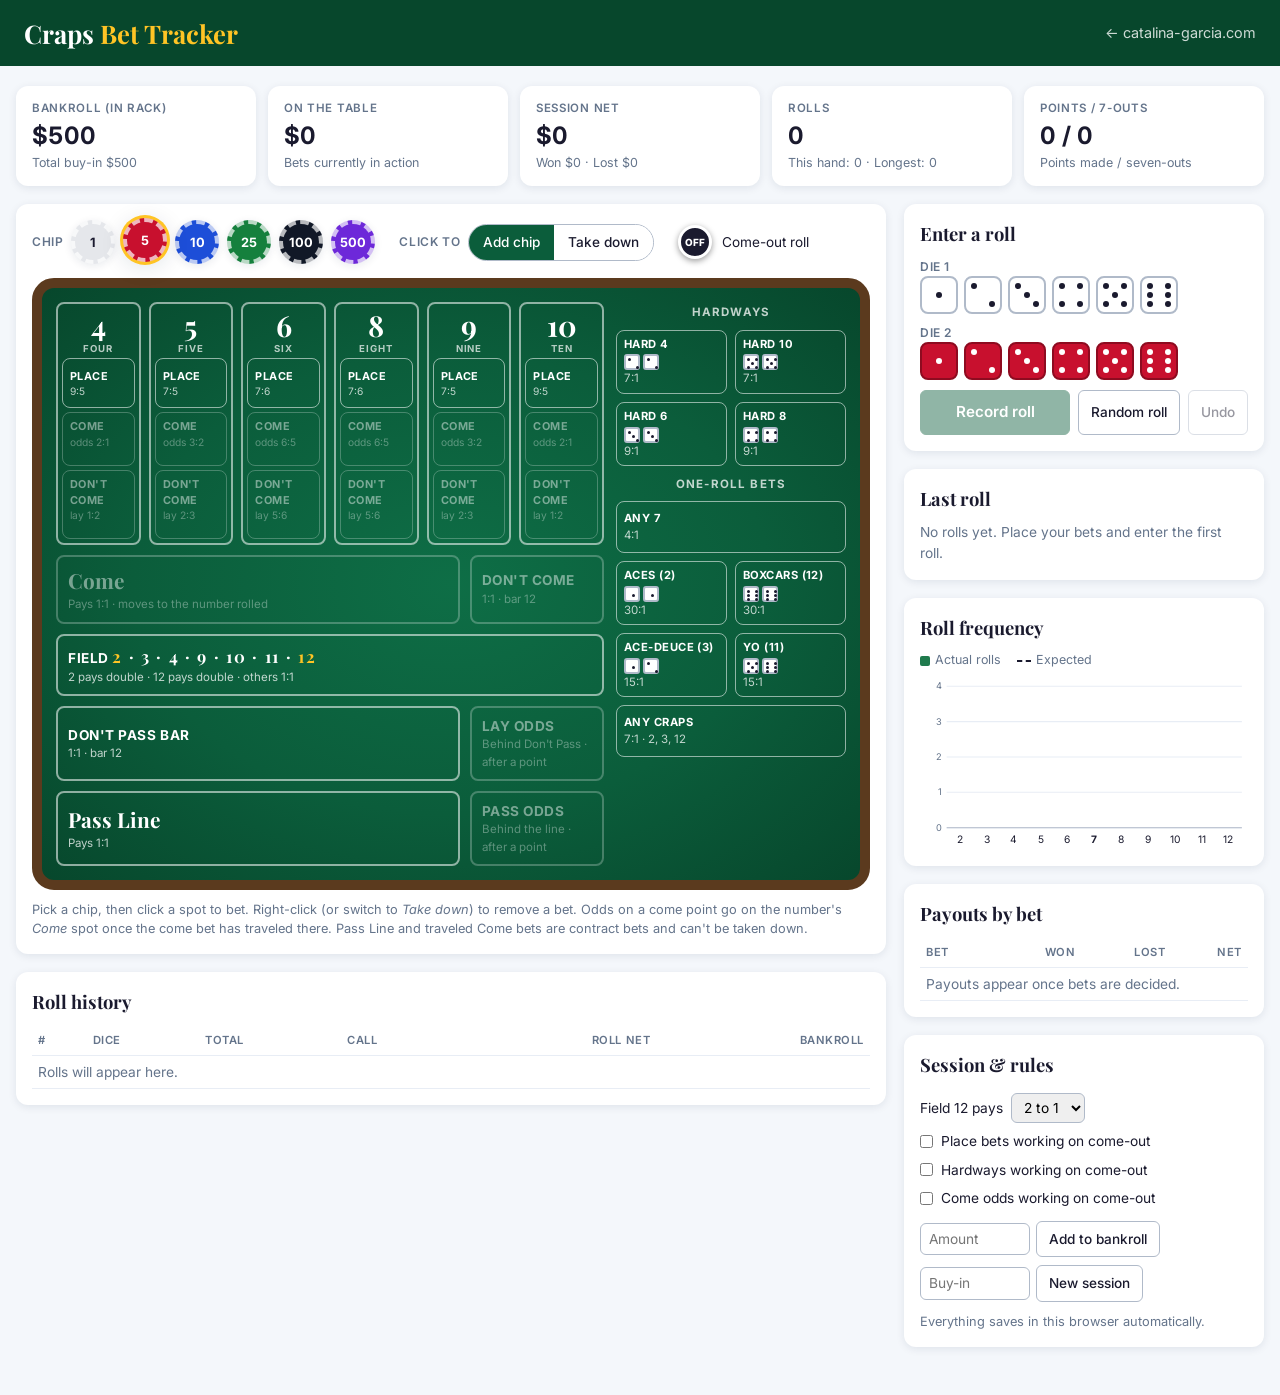
<file: craps.html>
<!DOCTYPE html>
<html lang="en">
<head>
  <!-- Google tag (gtag.js) -->
  <script async src="https://www.googletagmanager.com/gtag/js?id=G-C2SC43ESFY"></script>
  <script>
    window.dataLayer = window.dataLayer || [];
    function gtag(){dataLayer.push(arguments);}
    gtag('js', new Date());
    gtag('config', 'G-C2SC43ESFY');
  </script>

  <meta charset="UTF-8">
  <meta name="viewport" content="width=device-width, initial-scale=1.0">
  <title>Craps Bet Tracker | Catalina Garcia</title>
  <meta name="description" content="Track craps bets, rolls, and payouts at the table: pass line, odds, come bets, place bets, field, hardways and props, resolved automatically.">
  <meta name="author" content="Catalina Garcia">

  <meta property="og:title" content="Craps Bet Tracker">
  <meta property="og:description" content="Log your craps bets and rolls and see every payout calculated for you.">
  <meta property="og:type" content="website">

  <link rel="preconnect" href="https://fonts.googleapis.com">
  <link rel="preconnect" href="https://fonts.gstatic.com" crossorigin>
  <link href="https://fonts.googleapis.com/css2?family=Playfair+Display:wght@400;600;700&family=Inter:wght@300;400;500;600;700&display=swap" rel="stylesheet">

  <style>
    :root {
      --felt:        #0B5D3B;
      --felt-dark:   #07472C;
      --felt-line:   rgba(255,255,255,0.55);
      --gold:        #FFC425;
      --white:       #FFFFFF;
      --off-white:   #F4F7FB;
      --gray-light:  #E8EDF5;
      --gray-mid:    #B0BAC9;
      --gray-text:   #64748B;
      --dark-text:   #1A1A2E;
      --win:         #15803D;
      --lose:        #B91C1C;
      --bar:         #1F7A4D;
      --shadow-sm:   0 2px 8px rgba(0,32,64,0.09);
      --shadow-md:   0 4px 24px rgba(0,32,64,0.14);
      --radius:      12px;
      --radius-sm:   6px;
    }

    *, *::before, *::after { box-sizing: border-box; margin: 0; padding: 0; }

    body {
      font-family: 'Inter', system-ui, sans-serif;
      color: var(--dark-text);
      background: var(--off-white);
      line-height: 1.5;
      -webkit-font-smoothing: antialiased;
    }

    button { font: inherit; cursor: pointer; }

    /* ---------- Header ---------- */
    .topbar {
      background: var(--felt-dark);
      color: var(--white);
      padding: 14px 24px;
      display: flex; align-items: center; justify-content: space-between; gap: 16px;
      flex-wrap: wrap;
    }
    .topbar a { color: rgba(255,255,255,0.8); text-decoration: none; font-size: 0.9rem; }
    .topbar a:hover { color: var(--gold); }
    .topbar h1 { font-family: 'Playfair Display', serif; font-size: 1.6rem; font-weight: 700; }
    .topbar h1 span { color: var(--gold); }

    .wrap { max-width: 1320px; margin: 0 auto; padding: 20px 16px 48px; }

    /* ---------- Stat tiles ---------- */
    .tiles { display: grid; grid-template-columns: repeat(5, 1fr); gap: 12px; margin-bottom: 18px; }
    .tile { background: var(--white); border-radius: var(--radius); box-shadow: var(--shadow-sm); padding: 14px 16px; }
    .tile .lbl { font-size: 0.72rem; text-transform: uppercase; letter-spacing: 0.06em; color: var(--gray-text); font-weight: 600; }
    .tile .val { font-size: 1.5rem; font-weight: 700; font-variant-numeric: tabular-nums; }
    .tile .sub { font-size: 0.78rem; color: var(--gray-text); }
    .pos { color: var(--win); }
    .neg { color: var(--lose); }

    /* ---------- Layout ---------- */
    .layout { display: grid; grid-template-columns: minmax(0, 1fr) 360px; gap: 18px; align-items: start; }
    .card { background: var(--white); border-radius: var(--radius); box-shadow: var(--shadow-sm); padding: 16px; }
    .card h2 { font-family: 'Playfair Display', serif; font-size: 1.15rem; margin-bottom: 10px; }
    .stack { display: grid; gap: 18px; }

    /* ---------- Controls ---------- */
    .controls { display: flex; flex-wrap: wrap; gap: 14px 24px; align-items: center; margin-bottom: 14px; }
    .ctl-group { display: flex; align-items: center; gap: 8px; flex-wrap: wrap; }
    .ctl-label { font-size: 0.75rem; font-weight: 600; text-transform: uppercase; letter-spacing: 0.05em; color: var(--gray-text); }

    .chip-btn {
      width: 44px; height: 44px; border-radius: 50%;
      border: 4px dashed rgba(255,255,255,0.7);
      font-weight: 700; font-size: 0.8rem; color: var(--white);
      box-shadow: 0 0 0 2px transparent, var(--shadow-sm);
      transition: transform .15s, box-shadow .15s;
    }
    .chip-btn:hover { transform: translateY(-2px); }
    .chip-btn.sel { box-shadow: 0 0 0 3px var(--gold), var(--shadow-md); transform: translateY(-2px); }

    .seg { display: inline-flex; border: 1px solid var(--gray-mid); border-radius: 999px; overflow: hidden; }
    .seg button { border: 0; background: var(--white); padding: 7px 14px; font-size: 0.85rem; font-weight: 500; color: var(--dark-text); }
    .seg button.on { background: var(--felt); color: var(--white); }

    .btn {
      border: 1px solid var(--gray-mid); background: var(--white); color: var(--dark-text);
      border-radius: var(--radius-sm); padding: 7px 12px; font-size: 0.85rem; font-weight: 500;
    }
    .btn:hover { border-color: var(--felt); color: var(--felt); }
    .btn.primary { background: var(--felt); border-color: var(--felt); color: var(--white); font-weight: 600; }
    .btn.primary:hover { background: var(--felt-dark); color: var(--white); }
    .btn:disabled { opacity: .45; cursor: not-allowed; }

    /* ---------- Felt table ---------- */
    .felt {
      background: radial-gradient(ellipse at center, #0E6E46 0%, var(--felt) 55%, var(--felt-dark) 100%);
      border: 10px solid #5B3A1E;
      border-radius: 22px;
      padding: 14px;
      color: var(--white);
      display: grid;
      grid-template-columns: minmax(0, 1fr) 230px;
      gap: 12px;
      user-select: none;
    }
    .main-felt { display: grid; gap: 10px; }
    .spot {
      position: relative;
      border: 2px solid var(--felt-line);
      border-radius: 8px;
      padding: 8px 10px;
      min-height: 58px;
      cursor: pointer;
      display: flex; flex-direction: column; justify-content: center;
      transition: background .15s, border-color .15s;
      background: transparent;
      color: inherit; text-align: left;
    }
    .spot:hover { background: rgba(255,255,255,0.08); border-color: var(--white); }
    .spot.locked { opacity: .45; cursor: not-allowed; }
    .spot.locked:hover { background: transparent; border-color: var(--felt-line); }
    .spot .name { font-weight: 700; letter-spacing: 0.04em; text-transform: uppercase; font-size: 0.85rem; }
    .spot .pays { font-size: 0.72rem; color: rgba(255,255,255,0.75); }
    .spot.big .name { font-family: 'Playfair Display', serif; font-size: 1.3rem; text-transform: none; letter-spacing: 0; }

    .chip {
      position: absolute; right: 8px; top: 50%; transform: translateY(-50%);
      min-width: 38px; height: 38px; padding: 0 5px; border-radius: 19px;
      display: none; align-items: center; justify-content: center;
      font-size: 0.72rem; font-weight: 700; color: var(--white);
      border: 3px dashed rgba(255,255,255,0.75);
      box-shadow: 0 2px 6px rgba(0,0,0,0.45);
      font-variant-numeric: tabular-nums;
      pointer-events: none;
    }
    .chip.show { display: flex; }
    .chip.sm { min-width: 32px; height: 32px; font-size: 0.66rem; border-width: 2px; }

    .numbers { display: grid; grid-template-columns: repeat(6, 1fr); gap: 8px; }
    .numbox { border: 2px solid var(--felt-line); border-radius: 8px; display: grid; gap: 4px; padding: 4px; position: relative; }
    .numhead { text-align: center; font-family: 'Playfair Display', serif; font-weight: 700; font-size: 1.8rem; line-height: 1.2; position: relative; }
    .numhead .word { display: block; font-family: 'Inter', sans-serif; font-size: 0.6rem; letter-spacing: 0.1em; text-transform: uppercase; color: rgba(255,255,255,0.7); }
    .numbox .spot { min-height: 50px; padding: 5px 7px; border-width: 1px; }
    .numbox .spot .name { font-size: 0.68rem; }
    .numbox .spot .pays { font-size: 0.64rem; }
    .flat-note { font-size: 0.66rem; color: var(--gold); font-weight: 600; min-height: 0.9em; }

    .puck {
      position: absolute; top: -6px; right: -6px; width: 34px; height: 34px; border-radius: 50%;
      display: flex; align-items: center; justify-content: center;
      font-family: 'Inter', sans-serif; font-size: 0.62rem; font-weight: 800;
      background: var(--white); color: var(--dark-text); border: 3px solid var(--dark-text);
      box-shadow: 0 2px 6px rgba(0,0,0,0.4);
    }
    .puck.off { background: var(--dark-text); color: var(--white); border-color: var(--white); }
    .puck-home { display: flex; align-items: center; gap: 10px; font-size: 0.85rem; }
    .puck-home .puck { position: static; }

    .row2 { display: grid; grid-template-columns: 3fr 1fr; gap: 10px; }
    .row-line { display: grid; grid-template-columns: 3fr 1fr; gap: 10px; }
    .field-nums { font-family: 'Playfair Display', serif; font-size: 1.05rem; letter-spacing: 0.1em; }
    .field-nums b { color: var(--gold); }

    .props { display: grid; gap: 8px; align-content: start; grid-template-columns: 1fr 1fr; }
    .props h3 { grid-column: 1 / -1; font-size: 0.72rem; letter-spacing: 0.1em; text-transform: uppercase; color: rgba(255,255,255,0.75); text-align: center; margin-top: 2px; }
    .props .spot { min-height: 52px; padding: 5px 7px; border-width: 1px; }
    .props .spot .name { font-size: 0.7rem; }
    .props .spot.wide { grid-column: 1 / -1; }

    .mini-dice { display: inline-flex; gap: 3px; vertical-align: middle; margin-top: 2px; }
    .mini-dice .die { width: 16px; height: 16px; padding: 2px; border-radius: 3px; gap: 1px; }
    .mini-dice .pip { width: 3px; height: 3px; }

    /* ---------- Dice ---------- */
    .die {
      width: 44px; height: 44px; border-radius: 8px; background: var(--white);
      display: grid; grid-template-columns: repeat(3, 1fr); grid-template-rows: repeat(3, 1fr);
      padding: 6px; gap: 2px; border: 2px solid var(--gray-mid);
      place-items: center;
    }
    .pip { width: 7px; height: 7px; border-radius: 50%; background: transparent; }
    .pip.on { background: var(--dark-text); }
    .die.red { background: #C8102E; border-color: #8E0B20; }
    .die.red .pip.on { background: var(--white); }

    .roll-card .dice-row { display: flex; gap: 6px; flex-wrap: wrap; margin-bottom: 10px; }
    .dice-row button.die { cursor: pointer; transition: transform .1s; }
    .dice-row button.die:hover { transform: translateY(-2px); }
    .dice-row button.die.sel { border-color: var(--gold); box-shadow: 0 0 0 3px var(--gold); }
    .dice-row button.die { width: 38px; height: 38px; padding: 5px; }
    .dice-row .pip { width: 6px; height: 6px; }
    .roll-actions { display: flex; gap: 8px; flex-wrap: wrap; margin-top: 4px; }
    .roll-actions .btn.primary { flex: 1; padding: 10px; font-size: 0.95rem; }

    .last-roll { display: flex; align-items: center; gap: 12px; margin-bottom: 8px; }
    .last-roll .total { font-family: 'Playfair Display', serif; font-size: 2.2rem; font-weight: 700; line-height: 1; }
    .last-roll .call { font-weight: 600; }
    .results { list-style: none; font-size: 0.86rem; display: grid; gap: 3px; }
    .results li { display: flex; justify-content: space-between; gap: 8px; border-bottom: 1px dashed var(--gray-light); padding: 3px 0; }
    .results .note { color: var(--gray-text); font-size: 0.76rem; }
    .results .amt { font-weight: 600; font-variant-numeric: tabular-nums; white-space: nowrap; }
    .muted { color: var(--gray-text); font-size: 0.86rem; }

    /* ---------- Tables ---------- */
    table { width: 100%; border-collapse: collapse; font-size: 0.84rem; font-variant-numeric: tabular-nums; }
    th { text-align: left; font-size: 0.7rem; text-transform: uppercase; letter-spacing: 0.05em; color: var(--gray-text); font-weight: 600; padding: 6px 6px; border-bottom: 1px solid var(--gray-light); }
    td { padding: 6px; border-bottom: 1px solid var(--gray-light); }
    td.r, th.r { text-align: right; }
    .history-wrap { max-height: 360px; overflow: auto; }

    /* ---------- Chart ---------- */
    .chart-box { position: relative; }
    .chart-box svg { width: 100%; height: auto; display: block; }
    .legend { display: flex; gap: 16px; font-size: 0.78rem; color: var(--gray-text); margin-bottom: 6px; }
    .legend i { display: inline-block; vertical-align: middle; margin-right: 5px; }
    .tooltip {
      position: absolute; pointer-events: none; background: var(--dark-text); color: var(--white);
      font-size: 0.78rem; padding: 6px 9px; border-radius: 6px; white-space: nowrap;
      opacity: 0; transition: opacity .1s; transform: translate(-50%, -110%);
    }

    /* ---------- Settings ---------- */
    .settings label { display: flex; align-items: center; gap: 8px; font-size: 0.86rem; padding: 4px 0; }
    .settings select, .money-input input {
      font: inherit; font-size: 0.86rem; padding: 5px 8px; border: 1px solid var(--gray-mid); border-radius: var(--radius-sm);
    }
    .money-input { display: flex; gap: 6px; align-items: center; flex-wrap: wrap; margin-top: 8px; }
    .money-input input { width: 110px; }

    .toast {
      position: fixed; left: 50%; bottom: 24px; transform: translateX(-50%) translateY(20px);
      background: var(--dark-text); color: var(--white); padding: 10px 18px; border-radius: 999px;
      font-size: 0.88rem; opacity: 0; transition: all .25s; pointer-events: none; z-index: 50; max-width: calc(100% - 32px);
    }
    .toast.show { opacity: 1; transform: translateX(-50%) translateY(0); }

    .help { font-size: 0.8rem; color: var(--gray-text); margin-top: 10px; }

    @media (max-width: 1100px) {
      .layout { grid-template-columns: 1fr; }
      .tiles { grid-template-columns: repeat(3, 1fr); }
    }
    @media (max-width: 760px) {
      .felt { grid-template-columns: 1fr; border-width: 6px; padding: 10px; }
      .numbers { grid-template-columns: repeat(3, 1fr); }
      .tiles { grid-template-columns: repeat(2, 1fr); }
      .props { grid-template-columns: repeat(3, 1fr); }
      .topbar h1 { font-size: 1.3rem; }
    }
  </style>
</head>
<body>

  <header class="topbar">
    <h1>Craps <span>Bet Tracker</span></h1>
    <a href="index.html">&larr; catalina-garcia.com</a>
  </header>

  <main class="wrap">

    <section class="tiles" aria-label="Session summary">
      <div class="tile"><div class="lbl">Bankroll (in rack)</div><div class="val" id="tBankroll">$0</div><div class="sub" id="tBuyIn">Buy-in $0</div></div>
      <div class="tile"><div class="lbl">On the table</div><div class="val" id="tOnTable">$0</div><div class="sub">Bets currently in action</div></div>
      <div class="tile"><div class="lbl">Session net</div><div class="val" id="tNet">$0</div><div class="sub" id="tWonLost">Won $0 · Lost $0</div></div>
      <div class="tile"><div class="lbl">Rolls</div><div class="val" id="tRolls">0</div><div class="sub" id="tHand">This hand: 0 · Longest: 0</div></div>
      <div class="tile"><div class="lbl">Points / 7-outs</div><div class="val" id="tPoints">0 / 0</div><div class="sub">Points made / seven-outs</div></div>
    </section>

    <div class="layout">
      <div class="stack">
        <section class="card">
          <div class="controls">
            <div class="ctl-group">
              <span class="ctl-label">Chip</span>
              <div id="chips" class="ctl-group"></div>
            </div>
            <div class="ctl-group">
              <span class="ctl-label">Click to</span>
              <div class="seg" id="modeSeg">
                <button data-mode="add" class="on">Add chip</button>
                <button data-mode="remove">Take down</button>
              </div>
            </div>
            <div class="puck-home" id="puckHome"></div>
          </div>

          <div class="felt" id="felt">
            <div class="main-felt">
              <div class="numbers" id="numbers"></div>

              <div class="row2">
                <button class="spot big" data-bet="come"><span class="name">Come</span><span class="pays">Pays 1:1 · moves to the number rolled</span><span class="chip"></span></button>
                <button class="spot" data-bet="dc"><span class="name">Don't Come</span><span class="pays">1:1 · bar 12</span><span class="chip"></span></button>
              </div>

              <button class="spot" data-bet="field">
                <span class="name">Field <span class="field-nums"><b>2</b> · 3 · 4 · 9 · 10 · 11 · <b>12</b></span></span>
                <span class="pays" id="fieldPays">2 pays double · 12 pays double · others 1:1</span>
                <span class="chip"></span>
              </button>

              <div class="row-line">
                <button class="spot" data-bet="dp"><span class="name">Don't Pass Bar</span><span class="pays">1:1 · bar 12</span><span class="chip"></span></button>
                <button class="spot" data-bet="dpOdds"><span class="name">Lay Odds</span><span class="pays" id="dpOddsPays">Behind Don't Pass</span><span class="chip"></span></button>
              </div>

              <div class="row-line">
                <button class="spot big" data-bet="pass"><span class="name">Pass Line</span><span class="pays">Pays 1:1</span><span class="chip"></span></button>
                <button class="spot" data-bet="passOdds"><span class="name">Pass Odds</span><span class="pays" id="passOddsPays">Behind the line</span><span class="chip"></span></button>
              </div>
            </div>

            <div class="props" id="props"></div>
          </div>
          <p class="help">Pick a chip, then click a spot to bet. Right-click (or switch to <em>Take down</em>) to remove a bet. Odds on a come point go on the number's <em>Come</em> spot once the come bet has traveled there. Pass Line and traveled Come bets are contract bets and can't be taken down.</p>
        </section>

        <section class="card">
          <h2>Roll history</h2>
          <div class="history-wrap">
            <table>
              <thead><tr><th>#</th><th>Dice</th><th>Total</th><th>Call</th><th class="r">Roll net</th><th class="r">Bankroll</th></tr></thead>
              <tbody id="historyBody"></tbody>
            </table>
          </div>
        </section>
      </div>

      <aside class="stack">
        <section class="card roll-card">
          <h2>Enter a roll</h2>
          <div class="ctl-label">Die 1</div>
          <div class="dice-row" id="die1"></div>
          <div class="ctl-label">Die 2</div>
          <div class="dice-row" id="die2"></div>
          <div class="roll-actions">
            <button class="btn primary" id="rollBtn" disabled>Record roll</button>
            <button class="btn" id="randomBtn" title="Roll random dice">Random roll</button>
            <button class="btn" id="undoBtn" title="Undo the last action">Undo</button>
          </div>
        </section>

        <section class="card">
          <h2>Last roll</h2>
          <div id="lastRoll"><p class="muted">No rolls yet. Place your bets and enter the first roll.</p></div>
        </section>

        <section class="card">
          <h2>Roll frequency</h2>
          <div class="legend">
            <span><i style="width:10px;height:10px;border-radius:2px;background:var(--bar)"></i>Actual rolls</span>
            <span><i style="width:14px;height:0;border-top:2px dashed var(--dark-text)"></i>Expected</span>
          </div>
          <div class="chart-box" id="chartBox">
            <svg id="chart" viewBox="0 0 320 170" role="img" aria-label="Bar chart of how many times each total has been rolled"></svg>
            <div class="tooltip" id="tooltip"></div>
          </div>
        </section>

        <section class="card">
          <h2>Payouts by bet</h2>
          <table>
            <thead><tr><th>Bet</th><th class="r">Won</th><th class="r">Lost</th><th class="r">Net</th></tr></thead>
            <tbody id="byBetBody"></tbody>
          </table>
        </section>

        <section class="card settings">
          <h2>Session &amp; rules</h2>
          <label>Field 12 pays
            <select id="setField12"><option value="2">2 to 1</option><option value="3">3 to 1</option></select>
          </label>
          <label><input type="checkbox" id="setPlace"> Place bets working on come-out</label>
          <label><input type="checkbox" id="setHard"> Hardways working on come-out</label>
          <label><input type="checkbox" id="setComeOdds"> Come odds working on come-out</label>
          <div class="money-input">
            <input type="number" id="rebuyAmt" min="1" step="1" placeholder="Amount">
            <button class="btn" id="rebuyBtn">Add to bankroll</button>
          </div>
          <div class="money-input">
            <input type="number" id="startAmt" min="1" step="1" placeholder="Buy-in">
            <button class="btn" id="resetBtn">New session</button>
          </div>
          <p class="help">Everything saves in this browser automatically.</p>
        </section>
      </aside>
    </div>
  </main>

  <div class="toast" id="toast"></div>

  <script>
  (function () {
    'use strict';

    // All money is kept in cents to avoid floating-point drift on 6:5, 7:6, etc.
    const NUMS = [4, 5, 6, 8, 9, 10];
    const WORDS = { 4: 'Four', 5: 'Five', 6: 'Six', 8: 'Eight', 9: 'Nine', 10: 'Ten' };
    const TRUE_ODDS = { 4: [2, 1], 10: [2, 1], 5: [3, 2], 9: [3, 2], 6: [6, 5], 8: [6, 5] };
    const LAY_ODDS  = { 4: [1, 2], 10: [1, 2], 5: [2, 3], 9: [2, 3], 6: [5, 6], 8: [5, 6] };
    const PLACE     = { 4: [9, 5], 10: [9, 5], 5: [7, 5], 9: [7, 5], 6: [7, 6], 8: [7, 6] };
    const WAYS      = { 2: 1, 3: 2, 4: 3, 5: 4, 6: 5, 7: 6, 8: 5, 9: 4, 10: 3, 11: 2, 12: 1 };
    const CHIPS = [
      { v: 1, c: '#E5E7EB', t: '#1A1A2E' }, { v: 5, c: '#C8102E' }, { v: 10, c: '#1D4ED8' },
      { v: 25, c: '#15803D' }, { v: 100, c: '#111827' }, { v: 500, c: '#6D28D9' }
    ];
    const PROPS = [
      { key: 'hard4',    name: 'Hard 4',       dice: [2, 2], pays: '7:1' },
      { key: 'hard10',   name: 'Hard 10',      dice: [5, 5], pays: '7:1' },
      { key: 'hard6',    name: 'Hard 6',       dice: [3, 3], pays: '9:1' },
      { key: 'hard8',    name: 'Hard 8',       dice: [4, 4], pays: '9:1' },
      { key: 'any7',     name: 'Any 7',        pays: '4:1', wide: true },
      { key: 'aces',     name: 'Aces (2)',     dice: [1, 1], pays: '30:1' },
      { key: 'boxcars',  name: 'Boxcars (12)', dice: [6, 6], pays: '30:1' },
      { key: 'aceDeuce', name: 'Ace-Deuce (3)', dice: [1, 2], pays: '15:1' },
      { key: 'yo',       name: 'Yo (11)',      dice: [5, 6], pays: '15:1' },
      { key: 'anyCraps', name: 'Any Craps',    pays: '7:1 · 2, 3, 12', wide: true }
    ];
    const LABELS = {
      pass: 'Pass Line', passOdds: 'Pass Odds', dp: "Don't Pass", dpOdds: "Don't Pass Odds",
      come: 'Come', dc: "Don't Come", field: 'Field', any7: 'Any 7', anyCraps: 'Any Craps',
      yo: 'Yo (11)', aces: 'Aces (2)', aceDeuce: 'Ace-Deuce (3)', boxcars: 'Boxcars (12)'
    };
    NUMS.forEach(n => {
      LABELS['place' + n] = 'Place ' + n;
      LABELS['come' + n] = 'Come ' + n;
      LABELS['comeOdds' + n] = 'Come ' + n + ' Odds';
      LABELS['dc' + n] = "Don't Come " + n;
      LABELS['dcOdds' + n] = "Don't Come " + n + ' Odds';
    });
    [4, 6, 8, 10].forEach(n => { LABELS['hard' + n] = 'Hard ' + n; });

    // Groups for the "Payouts by bet" table
    function groupOf(key) {
      if (/^comeOdds/.test(key)) return 'Come Odds';
      if (/^dcOdds/.test(key)) return "Don't Come Odds";
      if (/^come\d/.test(key)) return 'Come';
      if (/^dc\d/.test(key)) return "Don't Come";
      return LABELS[key] || key;
    }

    const STORE_KEY = 'crapsTracker.v1';

    function freshState(buyIn) {
      const bets = {};
      Object.keys(LABELS).forEach(k => { bets[k] = 0; });
      return {
        buyIn: buyIn, bankroll: buyIn, point: null, bets: bets,
        history: [],
        stats: { won: 0, lost: 0, pointsMade: 0, sevenOuts: 0, handRolls: 0, longestHand: 0, byBet: {} },
        counts: { 2: 0, 3: 0, 4: 0, 5: 0, 6: 0, 7: 0, 8: 0, 9: 0, 10: 0, 11: 0, 12: 0 },
        settings: { field12: 2, placeWorking: false, hardWorking: false, comeOddsWorking: false }
      };
    }

    let S = load() || freshState(50000);
    let undoStack = [];
    let chip = 500; // cents
    let mode = 'add';
    let dice = [null, null];

    function load() {
      try {
        const raw = localStorage.getItem(STORE_KEY);
        if (!raw) return null;
        const s = JSON.parse(raw);
        const base = freshState(s.buyIn || 0);
        return Object.assign(base, s, {
          bets: Object.assign(base.bets, s.bets),
          stats: Object.assign(base.stats, s.stats),
          settings: Object.assign(base.settings, s.settings)
        });
      } catch (e) { return null; }
    }
    function save() {
      try { localStorage.setItem(STORE_KEY, JSON.stringify(S)); } catch (e) { /* storage unavailable */ }
    }
    function snapshot() {
      undoStack.push(JSON.stringify(S));
      if (undoStack.length > 100) undoStack.shift();
    }

    // ---------- Formatting ----------
    function fmt(c) {
      const neg = c < 0; c = Math.abs(c);
      const s = c % 100 === 0 ? (c / 100).toLocaleString() : (c / 100).toLocaleString(undefined, { minimumFractionDigits: 2, maximumFractionDigits: 2 });
      return (neg ? '−$' : '$') + s;
    }
    function signed(c) { return c > 0 ? '+' + fmt(c) : c < 0 ? fmt(c) : '$0'; }
    function cls(c) { return c > 0 ? 'pos' : c < 0 ? 'neg' : ''; }
    function chipColor(c) {
      const d = c / 100;
      let pick = CHIPS[0];
      CHIPS.forEach(ch => { if (d >= ch.v) pick = ch; });
      return pick;
    }
    function dieHTML(n, extra, tag) {
      const on = { 1: [4], 2: [0, 8], 3: [0, 4, 8], 4: [0, 2, 6, 8], 5: [0, 2, 4, 6, 8], 6: [0, 2, 3, 5, 6, 8] }[n];
      let pips = '';
      for (let i = 0; i < 9; i++) pips += '<span class="pip' + (on.includes(i) ? ' on' : '') + '"></span>';
      tag = tag || 'span';
      return '<' + tag + ' class="die ' + (extra || '') + '"' + (tag === 'button' ? ' type="button" aria-label="' + n + '"' : '') + '>' + pips + '</' + tag + '>';
    }

    let toastTimer;
    function toast(msg) {
      const el = document.getElementById('toast');
      el.textContent = msg;
      el.classList.add('show');
      clearTimeout(toastTimer);
      toastTimer = setTimeout(() => el.classList.remove('show'), 2600);
    }

    // ---------- Betting rules ----------
    function canAdd(key) {
      const B = S.bets, on = S.point !== null;
      if (key === 'pass' || key === 'dp') return on ? 'Pass and Don\'t Pass are bet on the come-out roll.' : null;
      if (key === 'passOdds') return !on || !B.pass ? 'Pass odds need a Pass Line bet and a point.' : null;
      if (key === 'dpOdds') return !on || !B.dp ? 'Lay odds need a Don\'t Pass bet and a point.' : null;
      if (key === 'come' || key === 'dc') return on ? null : 'Come and Don\'t Come are bet after a point is set.';
      let m = key.match(/^comeOdds(\d+)$/);
      if (m) return B['come' + m[1]] ? null : 'Odds go on a come bet that has moved to ' + m[1] + '.';
      m = key.match(/^dcOdds(\d+)$/);
      if (m) return B['dc' + m[1]] ? null : 'Lay odds go on a don\'t come bet that has moved to ' + m[1] + '.';
      return null;
    }
    function canRemove(key) {
      if (key === 'pass' && S.point !== null) return 'The Pass Line is a contract bet once a point is set.';
      if (/^come\d/.test(key)) return 'A come bet on a number is a contract bet.';
      return null;
    }

    function addBet(key) {
      const why = canAdd(key);
      if (why) return toast(why);
      if (S.bankroll < chip) return toast('Not enough in your bankroll — add more under Session & rules.');
      snapshot();
      S.bets[key] += chip;
      S.bankroll -= chip;
      save(); render();
    }
    function removeBet(key) {
      if (!S.bets[key]) return;
      const why = canRemove(key);
      if (why) return toast(why);
      snapshot();
      S.bankroll += S.bets[key];
      S.bets[key] = 0;
      // Taking down a flat bet takes its odds with it
      const oddsKey = key === 'pass' ? 'passOdds' : key === 'dp' ? 'dpOdds' : /^dc\d/.test(key) ? 'dcOdds' + key.slice(2) : null;
      if (oddsKey && S.bets[oddsKey]) { S.bankroll += S.bets[oddsKey]; S.bets[oddsKey] = 0; }
      save(); render();
    }

    // ---------- Roll resolution ----------
    function resolve(d1, d2) {
      snapshot();
      const t = d1 + d2, isHard = d1 === d2, pt = S.point, comeOut = pt === null;
      const B = S.bets, R = [], st = S.stats;
      const has = k => B[k] > 0;
      const track = (k, won, lost) => {
        const g = groupOf(k);
        const row = st.byBet[g] || (st.byBet[g] = { won: 0, lost: 0 });
        row.won += won; row.lost += lost;
      };
      // keep=true: profit is paid and the bet stays up; otherwise the stake comes back too.
      const win = (k, a, b, keep) => {
        const s = B[k], p = Math.floor(s * a / b);
        S.bankroll += p + (keep ? 0 : s);
        if (!keep) B[k] = 0;
        st.won += p; track(k, p, 0);
        R.push({ label: LABELS[k], delta: p, note: 'pays ' + a + ':' + b + (keep ? ', bet stays up' : ', bet returned') });
      };
      const lose = (k, note) => {
        const s = B[k]; B[k] = 0;
        st.lost += s; track(k, 0, s);
        R.push({ label: LABELS[k], delta: -s, note: note || 'loses' });
      };
      const giveBack = (k, note) => {
        S.bankroll += B[k];
        R.push({ label: LABELS[k], delta: 0, note: note });
        B[k] = 0;
      };

      // One-roll bets
      if (has('field')) {
        if ([2, 3, 4, 9, 10, 11, 12].includes(t)) win('field', t === 2 ? 2 : t === 12 ? S.settings.field12 : 1, 1, true);
        else lose('field');
      }
      [['any7', t === 7, 4], ['anyCraps', [2, 3, 12].includes(t), 7], ['yo', t === 11, 15],
       ['aces', t === 2, 30], ['aceDeuce', t === 3, 15], ['boxcars', t === 12, 30]].forEach(([k, hit, m]) => {
        if (has(k)) hit ? win(k, m, 1, true) : lose(k);
      });

      // Hardways
      const hardOn = !comeOut || S.settings.hardWorking;
      [4, 6, 8, 10].forEach(n => {
        const k = 'hard' + n;
        if (!has(k) || !hardOn) return;
        if (t === 7) lose(k);
        else if (t === n) isHard ? win(k, n === 4 || n === 10 ? 7 : 9, 1, true) : lose(k, 'loses — rolled easy');
      });

      // Place bets
      const placeOn = !comeOut || S.settings.placeWorking;
      NUMS.forEach(n => {
        const k = 'place' + n;
        if (!has(k) || !placeOn) return;
        if (t === 7) lose(k);
        else if (t === n) win(k, PLACE[n][0], PLACE[n][1], true);
      });

      // Come / don't come bets already on numbers
      const comeOddsOn = !comeOut || S.settings.comeOddsWorking;
      NUMS.forEach(n => {
        const f = 'come' + n, o = 'comeOdds' + n, df = 'dc' + n, dO = 'dcOdds' + n;
        if (t === 7) {
          if (has(f)) lose(f);
          if (has(o)) comeOddsOn ? lose(o) : giveBack(o, 'off on come-out — returned');
          if (has(df)) win(df, 1, 1, false);
          if (has(dO)) win(dO, LAY_ODDS[n][0], LAY_ODDS[n][1], false);
        } else if (t === n) {
          if (has(f)) win(f, 1, 1, false);
          if (has(o)) comeOddsOn ? win(o, TRUE_ODDS[n][0], TRUE_ODDS[n][1], false) : giveBack(o, 'off on come-out — returned');
          if (has(df)) lose(df);
          if (has(dO)) lose(dO);
        }
      });

      // Come / don't come boxes
      if (has('come')) {
        if (t === 7 || t === 11) win('come', 1, 1, false);
        else if ([2, 3, 12].includes(t)) lose('come');
        else { B['come' + t] += B.come; R.push({ label: 'Come', delta: 0, note: fmt(B.come) + ' moves to ' + t }); B.come = 0; }
      }
      if (has('dc')) {
        if (t === 2 || t === 3) win('dc', 1, 1, false);
        else if (t === 12) R.push({ label: LABELS.dc, delta: 0, note: '12 is barred — push' });
        else if (t === 7 || t === 11) lose('dc');
        else { B['dc' + t] += B.dc; R.push({ label: LABELS.dc, delta: 0, note: fmt(B.dc) + ' moves behind ' + t }); B.dc = 0; }
      }

      // Line bets and the point
      let call, newPoint = pt, sevenOut = false;
      if (comeOut) {
        if (has('pass')) (t === 7 || t === 11) ? win('pass', 1, 1, true) : [2, 3, 12].includes(t) ? lose('pass') : null;
        if (has('dp')) {
          if (t === 2 || t === 3) win('dp', 1, 1, true);
          else if (t === 12) R.push({ label: LABELS.dp, delta: 0, note: '12 is barred — push' });
          else if (t === 7 || t === 11) lose('dp');
        }
        if (NUMS.includes(t)) { newPoint = t; call = 'The point is ' + t; }
        else if (t === 7 || t === 11) call = (t === 11 ? 'Yo-leven! ' : 'Seven! ') + 'Front-line winner';
        else call = 'Craps ' + t + (t === 2 ? ' — aces' : t === 12 ? ' — boxcars' : ' — ace-deuce');
      } else if (t === pt) {
        if (has('pass')) win('pass', 1, 1, true);
        if (has('passOdds')) win('passOdds', TRUE_ODDS[pt][0], TRUE_ODDS[pt][1], false);
        if (has('dp')) lose('dp');
        if (has('dpOdds')) lose('dpOdds');
        newPoint = null; st.pointsMade++;
        call = 'Point made! ' + (isHard ? 'Hard ' : '') + t + ' winner';
      } else if (t === 7) {
        if (has('pass')) lose('pass');
        if (has('passOdds')) lose('passOdds');
        if (has('dp')) win('dp', 1, 1, true);
        if (has('dpOdds')) win('dpOdds', LAY_ODDS[pt][0], LAY_ODDS[pt][1], false);
        newPoint = null; sevenOut = true; st.sevenOuts++;
        call = 'Seven out';
      } else {
        call = (NUMS.includes(t) && t !== 5 && t !== 9 ? (isHard ? 'Hard ' : 'Easy ') : '') + t +
               ({ 2: ' — aces', 3: ' — ace-deuce', 11: ' — yo', 12: ' — boxcars' }[t] || '');
      }

      S.point = newPoint;
      S.counts[t]++;
      st.handRolls++;
      st.longestHand = Math.max(st.longestHand, st.handRolls);
      if (sevenOut) st.handRolls = 0;

      const net = R.reduce((a, r) => a + r.delta, 0);
      S.history.push({ n: S.history.length + 1, d1, d2, t, point: pt, call, results: R, net, bankroll: S.bankroll });
      save(); render();
    }

    // ---------- Build static UI ----------
    function buildNumbers() {
      const el = document.getElementById('numbers');
      el.innerHTML = NUMS.map(n => {
        const p = PLACE[n], o = TRUE_ODDS[n], l = LAY_ODDS[n];
        return '<div class="numbox" data-num="' + n + '">' +
          '<div class="numhead">' + n + '<span class="word">' + WORDS[n] + '</span><span class="puck-slot"></span></div>' +
          '<button class="spot" data-bet="place' + n + '"><span class="name">Place</span><span class="pays">' + p[0] + ':' + p[1] + '</span><span class="chip sm"></span></button>' +
          '<button class="spot" data-bet="comeOdds' + n + '"><span class="name">Come</span><span class="pays">odds ' + o[0] + ':' + o[1] + '</span><span class="flat-note" data-flat="come' + n + '"></span><span class="chip sm"></span></button>' +
          '<button class="spot" data-bet="dcOdds' + n + '"><span class="name">Don\'t Come</span><span class="pays">lay ' + l[0] + ':' + l[1] + '</span><span class="flat-note" data-flat="dc' + n + '"></span><span class="chip sm"></span></button>' +
        '</div>';
      }).join('');
    }
    function buildProps() {
      const el = document.getElementById('props');
      el.innerHTML = '<h3>Hardways</h3>' + PROPS.slice(0, 4).map(propSpot).join('') +
                     '<h3>One-roll bets</h3>' + PROPS.slice(4).map(propSpot).join('');
    }
    function propSpot(p) {
      const d = p.dice ? '<span class="mini-dice">' + dieHTML(p.dice[0]) + dieHTML(p.dice[1]) + '</span>' : '';
      return '<button class="spot' + (p.wide ? ' wide' : '') + '" data-bet="' + p.key + '"><span class="name">' + p.name + '</span>' + d +
             '<span class="pays">' + p.pays + '</span><span class="chip sm"></span></button>';
    }
    function buildChips() {
      const el = document.getElementById('chips');
      el.innerHTML = CHIPS.map(c =>
        '<button class="chip-btn" data-chip="' + c.v * 100 + '" style="background:' + c.c + ';color:' + (c.t || '#fff') + '">' + c.v + '</button>'
      ).join('');
    }
    function buildDicePickers() {
      [0, 1].forEach(i => {
        const el = document.getElementById('die' + (i + 1));
        let h = '';
        for (let n = 1; n <= 6; n++) h += dieHTML(n, i === 1 ? 'red' : '', 'button').replace('<button', '<button data-die="' + i + '" data-val="' + n + '"');
        el.innerHTML = h;
      });
    }

    // ---------- Render ----------
    function onTable() { return Object.values(S.bets).reduce((a, b) => a + b, 0); }

    function render() {
      const B = S.bets;
      const table = onTable();
      const net = S.bankroll + table - S.buyIn;

      document.getElementById('tBankroll').textContent = fmt(S.bankroll);
      document.getElementById('tBuyIn').textContent = 'Total buy-in ' + fmt(S.buyIn);
      document.getElementById('tOnTable').textContent = fmt(table);
      const tNet = document.getElementById('tNet');
      tNet.textContent = signed(net); tNet.className = 'val ' + cls(net);
      document.getElementById('tWonLost').textContent = 'Won ' + fmt(S.stats.won) + ' · Lost ' + fmt(S.stats.lost);
      document.getElementById('tRolls').textContent = S.history.length;
      document.getElementById('tHand').textContent = 'This hand: ' + S.stats.handRolls + ' · Longest: ' + S.stats.longestHand;
      document.getElementById('tPoints').textContent = S.stats.pointsMade + ' / ' + S.stats.sevenOuts;

      // Spots
      document.querySelectorAll('.spot[data-bet]').forEach(sp => {
        const k = sp.dataset.bet, amt = B[k];
        const c = sp.querySelector('.chip');
        if (amt > 0) {
          const cc = chipColor(amt);
          c.textContent = fmt(amt);
          c.style.background = cc.c; c.style.color = cc.t || '#fff';
          c.classList.add('show');
        } else c.classList.remove('show');
        sp.classList.toggle('locked', mode === 'add' ? !!canAdd(k) : (!amt || !!canRemove(k)));
        sp.title = LABELS[k] + (amt ? ' — ' + fmt(amt) : '');
      });
      document.querySelectorAll('[data-flat]').forEach(el => {
        const v = B[el.dataset.flat];
        el.textContent = v ? 'bet ' + fmt(v) : '';
      });
      document.querySelectorAll('.numbox').forEach(nb => {
        const n = +nb.dataset.num;
        nb.querySelector('.puck-slot').innerHTML = S.point === n ? '<span class="puck">ON</span>' : '';
      });
      document.getElementById('puckHome').innerHTML = S.point === null
        ? '<span class="puck off">OFF</span><span>Come-out roll</span>'
        : '<span class="puck">ON</span><span>Point is <strong>' + S.point + '</strong></span>';
      document.getElementById('passOddsPays').textContent = S.point ? 'Pays ' + TRUE_ODDS[S.point].join(':') + ' on ' + S.point : 'Behind the line · after a point';
      document.getElementById('dpOddsPays').textContent = S.point ? 'Pays ' + LAY_ODDS[S.point].join(':') + ' vs ' + S.point : 'Behind Don\'t Pass · after a point';
      document.getElementById('fieldPays').textContent = '2 pays double · 12 pays ' + (S.settings.field12 === 3 ? 'triple' : 'double') + ' · others 1:1';

      // Controls
      document.querySelectorAll('.chip-btn').forEach(b => b.classList.toggle('sel', +b.dataset.chip === chip));
      document.querySelectorAll('#modeSeg button').forEach(b => b.classList.toggle('on', b.dataset.mode === mode));
      document.querySelectorAll('.dice-row button.die').forEach(b => b.classList.toggle('sel', dice[+b.dataset.die] === +b.dataset.val));
      const rb = document.getElementById('rollBtn');
      rb.disabled = !(dice[0] && dice[1]);
      rb.textContent = dice[0] && dice[1] ? 'Record roll: ' + (dice[0] + dice[1]) : 'Record roll';
      document.getElementById('undoBtn').disabled = undoStack.length === 0;

      document.getElementById('setField12').value = String(S.settings.field12);
      document.getElementById('setPlace').checked = S.settings.placeWorking;
      document.getElementById('setHard').checked = S.settings.hardWorking;
      document.getElementById('setComeOdds').checked = S.settings.comeOddsWorking;

      renderLastRoll();
      renderHistory();
      renderByBet();
      renderChart();
    }

    function renderLastRoll() {
      const el = document.getElementById('lastRoll');
      const h = S.history[S.history.length - 1];
      if (!h) { el.innerHTML = '<p class="muted">No rolls yet. Place your bets and enter the first roll.</p>'; return; }
      const rows = h.results.length
        ? h.results.map(r => '<li><span>' + r.label + ' <span class="note">' + r.note + '</span></span><span class="amt ' + cls(r.delta) + '">' + (r.delta ? signed(r.delta) : '—') + '</span></li>').join('')
        : '<li><span class="note">No bets were decided on this roll.</span></li>';
      el.innerHTML =
        '<div class="last-roll">' + dieHTML(h.d1) + dieHTML(h.d2, 'red') +
        '<span class="total">' + h.t + '</span><span class="call">' + h.call + '</span></div>' +
        '<ul class="results">' + rows + '</ul>' +
        '<p style="margin-top:8px;font-weight:600">Roll net: <span class="' + cls(h.net) + '">' + signed(h.net) + '</span></p>';
    }

    function renderHistory() {
      const body = document.getElementById('historyBody');
      if (!S.history.length) { body.innerHTML = '<tr><td colspan="6" class="muted">Rolls will appear here.</td></tr>'; return; }
      body.innerHTML = S.history.slice().reverse().map(h =>
        '<tr><td>' + h.n + '</td><td>' + h.d1 + ' · ' + h.d2 + '</td><td><strong>' + h.t + '</strong></td><td>' + h.call + '</td>' +
        '<td class="r ' + cls(h.net) + '">' + (h.net ? signed(h.net) : '—') + '</td><td class="r">' + fmt(h.bankroll) + '</td></tr>'
      ).join('');
    }

    function renderByBet() {
      const body = document.getElementById('byBetBody');
      const rows = Object.entries(S.stats.byBet).map(([g, r]) => ({ g, won: r.won, lost: r.lost, net: r.won - r.lost }))
        .sort((a, b) => Math.abs(b.net) - Math.abs(a.net));
      if (!rows.length) { body.innerHTML = '<tr><td colspan="4" class="muted">Payouts appear once bets are decided.</td></tr>'; return; }
      body.innerHTML = rows.map(r =>
        '<tr><td>' + r.g + '</td><td class="r">' + fmt(r.won) + '</td><td class="r">' + fmt(r.lost) + '</td><td class="r ' + cls(r.net) + '">' + signed(r.net) + '</td></tr>'
      ).join('');
    }

    function renderChart() {
      const svg = document.getElementById('chart');
      const W = 320, H = 170, L = 26, Rm = 6, T = 10, Bm = 22;
      const totals = [2, 3, 4, 5, 6, 7, 8, 9, 10, 11, 12];
      const n = S.history.length;
      const maxV = Math.max(4, ...totals.map(t => Math.max(S.counts[t], n * WAYS[t] / 36)));
      const step = maxV <= 5 ? 1 : Math.ceil(maxV / 4);
      const top = Math.ceil(maxV / step) * step;
      const bw = (W - L - Rm) / totals.length;
      const y = v => T + (H - T - Bm) * (1 - v / top);
      let g = '';
      for (let v = 0; v <= top; v += step) {
        g += '<line x1="' + L + '" x2="' + (W - Rm) + '" y1="' + y(v) + '" y2="' + y(v) + '" stroke="#E8EDF5" stroke-width="1"/>' +
             '<text x="' + (L - 5) + '" y="' + (y(v) + 3) + '" font-size="9" text-anchor="end" fill="#64748B">' + v + '</text>';
      }
      totals.forEach((t, i) => {
        const x = L + i * bw, w = bw - 6, cx = x + bw / 2, v = S.counts[t], e = n * WAYS[t] / 36;
        const bh = y(0) - y(v), r = Math.min(4, bh);
        if (v > 0) {
          // Rounded top corners, square at the baseline
          g += '<path d="M' + (x + 3) + ',' + y(0) + ' V' + (y(v) + r) + ' Q' + (x + 3) + ',' + y(v) + ' ' + (x + 3 + r) + ',' + y(v) +
               ' H' + (x + 3 + w - r) + ' Q' + (x + 3 + w) + ',' + y(v) + ' ' + (x + 3 + w) + ',' + (y(v) + r) + ' V' + y(0) + ' Z" fill="#1F7A4D"/>';
        }
        if (n > 0) g += '<line x1="' + (x + 2) + '" x2="' + (x + bw - 2) + '" y1="' + y(e) + '" y2="' + y(e) + '" stroke="#1A1A2E" stroke-width="2" stroke-dasharray="3 2"/>';
        g += '<text x="' + cx + '" y="' + (H - 7) + '" font-size="10" text-anchor="middle" fill="#1A1A2E" font-weight="' + (t === 7 ? 700 : 400) + '">' + t + '</text>';
        g += '<rect class="hit" data-t="' + t + '" x="' + x + '" y="' + T + '" width="' + bw + '" height="' + (H - T) + '" fill="transparent"/>';
      });
      g += '<line x1="' + L + '" x2="' + (W - Rm) + '" y1="' + y(0) + '" y2="' + y(0) + '" stroke="#B0BAC9" stroke-width="1"/>';
      svg.innerHTML = g;
    }

    function chartHover(e) {
      const tip = document.getElementById('tooltip');
      const hit = e.target.closest && e.target.closest('.hit');
      if (!hit) { tip.style.opacity = 0; return; }
      const t = +hit.dataset.t, n = S.history.length, v = S.counts[t];
      const pct = n ? (v / n * 100).toFixed(1) : '0.0';
      const exp = (WAYS[t] / 36 * 100).toFixed(1);
      tip.innerHTML = '<strong>' + t + '</strong>: ' + v + ' roll' + (v === 1 ? '' : 's') + ' (' + pct + '%)<br>Expected ' + exp + '% · ' + (n * WAYS[t] / 36).toFixed(1) + ' rolls';
      const box = document.getElementById('chartBox').getBoundingClientRect();
      const r = hit.getBoundingClientRect();
      let x = r.left + r.width / 2 - box.left;
      x = Math.max(70, Math.min(box.width - 70, x));
      tip.style.left = x + 'px';
      tip.style.top = (e.clientY - box.top) + 'px';
      tip.style.opacity = 1;
    }

    // ---------- Events ----------
    function wire() {
      document.getElementById('felt').addEventListener('click', e => {
        const sp = e.target.closest('.spot[data-bet]');
        if (!sp) return;
        mode === 'add' ? addBet(sp.dataset.bet) : removeBet(sp.dataset.bet);
      });
      document.getElementById('felt').addEventListener('contextmenu', e => {
        const sp = e.target.closest('.spot[data-bet]');
        if (!sp) return;
        e.preventDefault();
        removeBet(sp.dataset.bet);
      });
      document.getElementById('chips').addEventListener('click', e => {
        const b = e.target.closest('[data-chip]');
        if (b) { chip = +b.dataset.chip; render(); }
      });
      document.getElementById('modeSeg').addEventListener('click', e => {
        const b = e.target.closest('[data-mode]');
        if (b) { mode = b.dataset.mode; render(); }
      });
      ['die1', 'die2'].forEach(id => document.getElementById(id).addEventListener('click', e => {
        const b = e.target.closest('[data-die]');
        if (b) { dice[+b.dataset.die] = +b.dataset.val; render(); }
      }));
      document.getElementById('rollBtn').addEventListener('click', () => {
        if (!(dice[0] && dice[1])) return;
        resolve(dice[0], dice[1]);
        dice = [null, null]; render();
      });
      document.getElementById('randomBtn').addEventListener('click', () => {
        const r = () => 1 + Math.floor(Math.random() * 6);
        resolve(r(), r());
        dice = [null, null]; render();
      });
      document.getElementById('undoBtn').addEventListener('click', () => {
        if (!undoStack.length) return;
        S = JSON.parse(undoStack.pop());
        save(); render(); toast('Undone.');
      });
      const setting = (id, fn) => document.getElementById(id).addEventListener('change', e => { fn(e.target); save(); render(); });
      setting('setField12', el => { S.settings.field12 = +el.value; });
      setting('setPlace', el => { S.settings.placeWorking = el.checked; });
      setting('setHard', el => { S.settings.hardWorking = el.checked; });
      setting('setComeOdds', el => { S.settings.comeOddsWorking = el.checked; });

      document.getElementById('rebuyBtn').addEventListener('click', () => {
        const el = document.getElementById('rebuyAmt');
        const c = Math.round(parseFloat(el.value) * 100);
        if (!(c > 0)) return toast('Enter an amount to add.');
        snapshot();
        S.bankroll += c; S.buyIn += c;
        el.value = '';
        save(); render(); toast('Added ' + fmt(c) + ' to your bankroll.');
      });
      document.getElementById('resetBtn').addEventListener('click', () => {
        const el = document.getElementById('startAmt');
        const c = Math.round(parseFloat(el.value) * 100);
        if (!(c > 0)) return toast('Enter a buy-in to start a new session.');
        if (!confirm('Start a new session with ' + fmt(c) + '? This clears all bets and history.')) return;
        const settings = S.settings;
        snapshot();
        S = freshState(c); S.settings = settings;
        el.value = '';
        save(); render(); toast('New session started.');
      });

      const cb = document.getElementById('chartBox');
      cb.addEventListener('mousemove', chartHover);
      cb.addEventListener('mouseleave', () => { document.getElementById('tooltip').style.opacity = 0; });
    }

    buildNumbers();
    buildProps();
    buildChips();
    buildDicePickers();
    wire();
    render();
  })();
  </script>
</body>
</html>
</file>
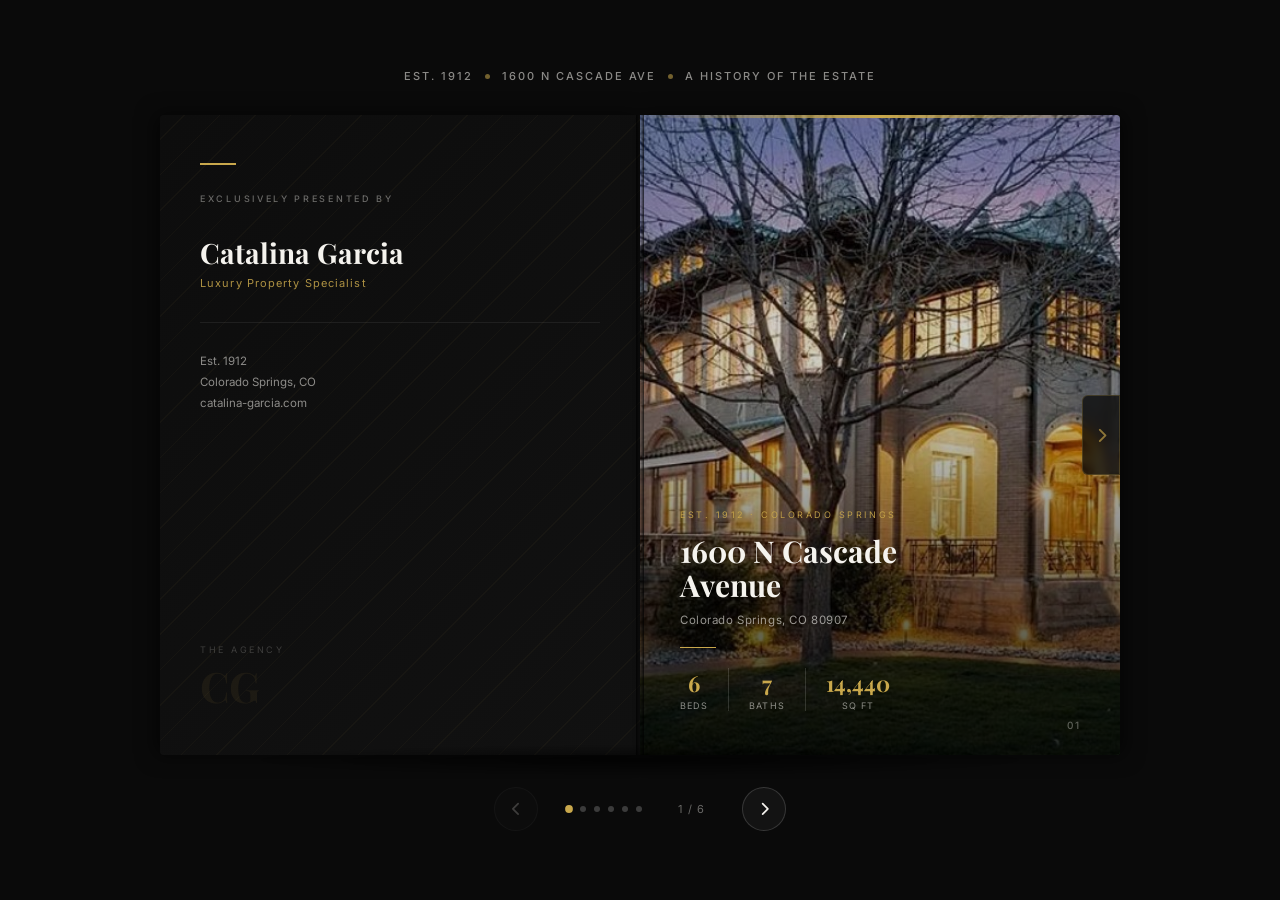
<file: flipbook.html>
<!DOCTYPE html>
<html lang="en">
<head>
  <meta charset="UTF-8">
  <meta name="viewport" content="width=device-width, initial-scale=1.0">
  <title>1600 N Cascade Ave | A History of the Estate</title>
  <link rel="preconnect" href="https://fonts.googleapis.com">
  <link rel="preconnect" href="https://fonts.gstatic.com" crossorigin>
  <link href="https://fonts.googleapis.com/css2?family=Playfair+Display:ital,wght@0,400;0,600;0,700;1,400;1,600&family=Inter:wght@300;400;500;600&display=swap" rel="stylesheet">
  <link rel="stylesheet" href="https://cdnjs.cloudflare.com/ajax/libs/font-awesome/6.5.1/css/all.min.css">

  <style>
    *, *::before, *::after { box-sizing: border-box; margin: 0; padding: 0; }

    :root {
      --black: #0a0a0a;
      --dark: #111111;
      --charcoal: #1c1c1c;
      --gold: #c9a84c;
      --gold-light: #e8c97a;
      --white: #f5f3ee;
      --cream: #ede9e0;
      --gray: #888;
      --page-w: 480px;
      --page-h: 640px;
    }

    html, body {
      height: 100%;
      background: var(--black);
      color: var(--white);
      font-family: 'Inter', sans-serif;
      overflow: hidden;
      user-select: none;
    }

    /* ── Shell ─────────────────────────────────────────── */
    .shell {
      display: flex;
      flex-direction: column;
      align-items: center;
      justify-content: center;
      height: 100vh;
      gap: 32px;
      padding: 24px;
    }

    .brand {
      display: flex;
      align-items: center;
      gap: 12px;
      opacity: .55;
      letter-spacing: .18em;
      font-size: 11px;
      text-transform: uppercase;
      font-weight: 500;
    }
    .brand-dot {
      width: 5px; height: 5px;
      border-radius: 50%;
      background: var(--gold);
    }

    /* ── Book stage ────────────────────────────────────── */
    .stage {
      perspective: 2000px;
      position: relative;
    }

    .book {
      width: calc(var(--page-w) * 2);
      height: var(--page-h);
      position: relative;
      transform-style: preserve-3d;
    }

    /* spine shadow */
    .book::after {
      content: '';
      position: absolute;
      left: 50%;
      top: 0; bottom: 0;
      width: 8px;
      transform: translateX(-50%);
      background: linear-gradient(to right, rgba(0,0,0,.7), rgba(0,0,0,.1) 40%, rgba(0,0,0,.1) 60%, rgba(0,0,0,.7));
      z-index: 100;
      pointer-events: none;
    }

    /* ── Spread (left + right page pair) ───────────────── */
    .spread {
      position: absolute;
      inset: 0;
      display: flex;
      opacity: 0;
      pointer-events: none;
    }
    .spread.active { opacity: 1; pointer-events: auto; }

    .page {
      width: var(--page-w);
      height: var(--page-h);
      overflow: hidden;
      position: relative;
      flex-shrink: 0;
    }

    /* page curl shadows */
    .page.left  { border-radius: 4px 0 0 4px; box-shadow: -4px 0 20px rgba(0,0,0,.6); }
    .page.right { border-radius: 0 4px 4px 0; box-shadow:  4px 0 20px rgba(0,0,0,.6); }

    /* ── Book-edge flip arrows ───────────────────────────── */
    .book-edge-arrow {
      position: absolute;
      top: 50%;
      transform: translateY(-50%);
      width: 38px;
      height: 80px;
      display: flex;
      align-items: center;
      justify-content: center;
      background: rgba(8,8,8,.75);
      border: 1px solid rgba(201,168,76,.22);
      color: rgba(201,168,76,.65);
      cursor: pointer;
      z-index: 200;
      transition: background .2s, color .2s, border-color .2s;
      font-size: 15px;
      backdrop-filter: blur(4px);
    }
    .book-edge-arrow:hover {
      background: rgba(201,168,76,.18);
      border-color: rgba(201,168,76,.6);
      color: var(--gold);
    }
    .book-edge-arrow.left  { left: 0;  border-radius: 0 6px 6px 0; }
    .book-edge-arrow.right { right: 0; border-radius: 6px 0 0 6px; }
    .book-edge-arrow.hidden { opacity: 0; pointer-events: none; }

    /* ── Page themes ────────────────────────────────────── */
    .pg-cover {
      background: var(--black);
      display: flex;
      flex-direction: column;
      justify-content: flex-end;
      padding: 48px 40px;
    }
    .pg-cover .cover-bg {
      position: absolute;
      inset: 0;
      background:
        linear-gradient(160deg, #1a1409 0%, #0a0a0a 60%),
        repeating-linear-gradient(
          45deg,
          transparent,
          transparent 40px,
          rgba(201,168,76,.03) 40px,
          rgba(201,168,76,.03) 41px
        );
    }
    .pg-cover .cover-accent {
      position: absolute;
      top: 0; left: 0; right: 0;
      height: 3px;
      background: linear-gradient(90deg, transparent, var(--gold), transparent);
    }
    .pg-cover .cover-number {
      position: absolute;
      top: 40px; right: 40px;
      font-size: 80px;
      font-family: 'Playfair Display', serif;
      font-weight: 700;
      color: rgba(201,168,76,.08);
      line-height: 1;
      letter-spacing: -.03em;
    }

    .pg-dark {
      background: var(--charcoal);
    }
    .pg-cream {
      background: var(--cream);
      color: #1a1a1a;
    }
    .pg-gold {
      background: var(--gold);
      color: var(--black);
    }
    .pg-white {
      background: #faf9f6;
      color: #1a1a1a;
    }
    .pg-navy {
      background: #0d1117;
    }

    /* ── Content helpers ─────────────────────────────────── */
    .page-inner {
      position: relative;
      z-index: 1;
      width: 100%;
      height: 100%;
      display: flex;
      flex-direction: column;
      padding: 48px 40px;
    }

    .section-label {
      font-size: 9px;
      letter-spacing: .25em;
      text-transform: uppercase;
      font-weight: 600;
      opacity: .55;
      margin-bottom: 20px;
    }

    .page-title {
      font-family: 'Playfair Display', serif;
      font-size: 34px;
      font-weight: 700;
      line-height: 1.15;
      margin-bottom: 24px;
    }
    .page-title em { font-style: italic; color: var(--gold); }

    .divider {
      width: 40px;
      height: 1.5px;
      background: var(--gold);
      margin-bottom: 24px;
    }
    .divider.dark { background: #1a1a1a; }
    .divider.full { width: 100%; opacity: .15; }

    .body-text {
      font-size: 13px;
      line-height: 1.8;
      opacity: .82;
      font-weight: 300;
    }

    .tag-row {
      display: flex;
      flex-wrap: wrap;
      gap: 8px;
      margin-top: 20px;
    }
    .tag {
      padding: 5px 12px;
      border: 1px solid rgba(201,168,76,.4);
      border-radius: 2px;
      font-size: 10px;
      letter-spacing: .1em;
      text-transform: uppercase;
      color: var(--gold);
      font-weight: 500;
    }
    .tag.dark {
      border-color: rgba(0,0,0,.25);
      color: #3a2e10;
    }

    .stat-grid {
      display: grid;
      grid-template-columns: 1fr 1fr;
      gap: 20px;
      margin-top: 8px;
    }
    .stat-block {}
    .stat-num {
      font-family: 'Playfair Display', serif;
      font-size: 36px;
      font-weight: 700;
      color: var(--gold);
      line-height: 1;
    }
    .stat-num.dark { color: #1a1a1a; }
    .stat-label {
      font-size: 10px;
      letter-spacing: .1em;
      text-transform: uppercase;
      opacity: .6;
      margin-top: 4px;
      font-weight: 500;
    }

    .skill-list {
      list-style: none;
      margin-top: 4px;
    }
    .skill-list li {
      display: flex;
      align-items: center;
      gap: 10px;
      padding: 10px 0;
      border-bottom: 1px solid rgba(255,255,255,.06);
      font-size: 12.5px;
      font-weight: 400;
    }
    .skill-list li:last-child { border-bottom: none; }
    .skill-icon {
      width: 28px;
      height: 28px;
      border-radius: 50%;
      background: rgba(201,168,76,.12);
      display: flex;
      align-items: center;
      justify-content: center;
      font-size: 11px;
      color: var(--gold);
      flex-shrink: 0;
    }
    .skill-bar-wrap {
      flex: 1;
      height: 2px;
      background: rgba(255,255,255,.1);
      border-radius: 2px;
      overflow: hidden;
    }
    .skill-bar {
      height: 100%;
      background: linear-gradient(90deg, var(--gold), var(--gold-light));
      border-radius: 2px;
    }

    .project-card {
      border: 1px solid rgba(255,255,255,.08);
      border-radius: 4px;
      padding: 20px;
      margin-bottom: 16px;
      background: rgba(255,255,255,.03);
    }
    .project-card:last-child { margin-bottom: 0; }
    .project-name {
      font-family: 'Playfair Display', serif;
      font-size: 16px;
      font-weight: 600;
      margin-bottom: 6px;
    }
    .project-desc {
      font-size: 12px;
      line-height: 1.7;
      opacity: .65;
    }
    .project-link {
      display: inline-flex;
      align-items: center;
      gap: 6px;
      margin-top: 10px;
      font-size: 10px;
      letter-spacing: .12em;
      text-transform: uppercase;
      color: var(--gold);
      text-decoration: none;
      font-weight: 500;
    }

    .timeline-item {
      display: flex;
      gap: 16px;
      padding-bottom: 24px;
      position: relative;
    }
    .timeline-item::before {
      content: '';
      position: absolute;
      left: 11px;
      top: 24px;
      bottom: 0;
      width: 1px;
      background: rgba(255,255,255,.08);
    }
    .timeline-item:last-child::before { display: none; }
    .timeline-dot {
      width: 24px;
      height: 24px;
      border-radius: 50%;
      border: 1.5px solid var(--gold);
      background: var(--charcoal);
      flex-shrink: 0;
      display: flex;
      align-items: center;
      justify-content: center;
    }
    .timeline-dot-inner {
      width: 8px; height: 8px;
      border-radius: 50%;
      background: var(--gold);
    }
    .timeline-year {
      font-size: 10px;
      color: var(--gold);
      letter-spacing: .1em;
      font-weight: 600;
      margin-bottom: 3px;
    }
    .timeline-title {
      font-size: 13px;
      font-weight: 600;
      margin-bottom: 2px;
    }
    .timeline-sub {
      font-size: 11.5px;
      opacity: .55;
    }

    /* contact page */
    .contact-row {
      display: flex;
      align-items: center;
      gap: 14px;
      padding: 14px 0;
      border-bottom: 1px solid rgba(201,168,76,.15);
      font-size: 12.5px;
    }
    .contact-row:last-child { border-bottom: none; }
    .contact-icon {
      width: 32px;
      height: 32px;
      border-radius: 50%;
      border: 1px solid rgba(201,168,76,.4);
      display: flex;
      align-items: center;
      justify-content: center;
      color: var(--gold);
      font-size: 12px;
      flex-shrink: 0;
    }
    .contact-val { opacity: .85; }

    .back-cover-pattern {
      position: absolute;
      inset: 0;
      background:
        linear-gradient(135deg, #0d0d0d 0%, #111 100%);
      overflow: hidden;
    }
    .back-cover-pattern::before {
      content: '';
      position: absolute;
      inset: 0;
      background: repeating-linear-gradient(
        -45deg,
        transparent,
        transparent 24px,
        rgba(201,168,76,.04) 24px,
        rgba(201,168,76,.04) 25px
      );
    }

    .page-num {
      position: absolute;
      bottom: 24px;
      font-size: 10px;
      letter-spacing: .15em;
      opacity: .35;
      font-weight: 500;
    }
    .page.left  .page-num { left: 40px; }
    .page.right .page-num { right: 40px; }

    /* ── Controls ────────────────────────────────────────── */
    .controls {
      display: flex;
      align-items: center;
      gap: 28px;
    }

    .btn-nav {
      width: 44px;
      height: 44px;
      border-radius: 50%;
      border: 1px solid rgba(255,255,255,.15);
      background: rgba(255,255,255,.04);
      color: var(--white);
      font-size: 14px;
      cursor: pointer;
      display: flex;
      align-items: center;
      justify-content: center;
      transition: background .2s, border-color .2s, transform .15s;
    }
    .btn-nav:hover {
      background: rgba(201,168,76,.15);
      border-color: var(--gold);
      color: var(--gold);
      transform: scale(1.08);
    }
    .btn-nav:disabled {
      opacity: .22;
      cursor: not-allowed;
      transform: none;
    }

    .dots {
      display: flex;
      gap: 8px;
    }
    .dot {
      width: 6px; height: 6px;
      border-radius: 50%;
      background: rgba(255,255,255,.2);
      cursor: pointer;
      transition: background .2s, transform .2s;
    }
    .dot.active {
      background: var(--gold);
      transform: scale(1.3);
    }

    .page-counter {
      font-size: 11px;
      letter-spacing: .12em;
      opacity: .4;
      min-width: 44px;
      text-align: center;
    }

    /* ── Intro / close animation ─────────────────────────── */
    .book-shadow {
      position: absolute;
      bottom: -20px;
      left: 50%;
      transform: translateX(-50%);
      width: 80%;
      height: 30px;
      background: radial-gradient(ellipse, rgba(0,0,0,.6) 0%, transparent 70%);
      pointer-events: none;
    }

    /* ── Responsive ──────────────────────────────────────── */
    @media (max-width: 1040px) {
      :root { --page-w: 360px; --page-h: 500px; }
      .page-title { font-size: 26px; }
      .stat-num { font-size: 28px; }
    }
    @media (max-width: 780px) {
      :root { --page-w: 300px; --page-h: 430px; }
      .page-inner { padding: 32px 24px; }
      .page-title { font-size: 22px; }
      .body-text { font-size: 12px; }
      .stat-grid { gap: 12px; }
      .stat-num { font-size: 24px; }
    }
    @media (max-width: 630px) {
      :root { --page-w: 240px; --page-h: 360px; }
      .page-inner { padding: 24px 18px; }
      .page-title { font-size: 18px; }
      .body-text { font-size: 11px; }
      .skill-list li { font-size: 11px; }
      .contact-row { font-size: 11px; }
    }
  </style>
</head>
<body>

<div class="shell">

  <div class="brand">
    <span>Est. 1912</span>
    <div class="brand-dot"></div>
    <span>1600 N Cascade Ave</span>
    <div class="brand-dot"></div>
    <span>A History of the Estate</span>
  </div>

  <div class="stage">
    <div class="book" id="book">

      <!-- ════════════════════════════════════════════════
           SPREAD 0 — Branding panel + Cover photo
      ════════════════════════════════════════════════ -->
      <div class="spread active" data-spread="0">

        <!-- LEFT: Agent / brokerage branding -->
        <div class="page left" style="background:#0d0d0d;">
          <div class="back-cover-pattern"></div>
          <div class="page-inner" style="justify-content:space-between;position:relative;z-index:1;">
            <div>
              <div style="width:36px;height:2px;background:var(--gold);margin-bottom:28px;"></div>
              <div style="font-size:9px;letter-spacing:.3em;text-transform:uppercase;opacity:.4;font-weight:500;margin-bottom:32px;">Exclusively Presented By</div>
              <div style="font-family:'Playfair Display',serif;font-size:28px;font-weight:700;line-height:1.2;margin-bottom:6px;">Catalina Garcia</div>
              <div style="font-size:11px;letter-spacing:.1em;color:var(--gold);opacity:.85;margin-bottom:32px;">Luxury Property Specialist</div>
              <div style="width:100%;height:1px;background:rgba(255,255,255,.07);margin-bottom:28px;"></div>
              <div style="font-size:11.5px;line-height:1.85;opacity:.55;">
                Est. 1912<br>
                Colorado Springs, CO<br>
                catalina-garcia.com
              </div>
            </div>
            <div>
              <div style="font-size:9px;letter-spacing:.28em;text-transform:uppercase;opacity:.2;margin-bottom:10px;">The Agency</div>
              <div style="font-family:'Playfair Display',serif;font-size:42px;font-weight:700;color:rgba(201,168,76,.08);letter-spacing:-.03em;line-height:1;">CG</div>
            </div>
          </div>
        </div>

        <!-- RIGHT: Cover — full-bleed exterior photo -->
        <div class="page right" style="background:#111;">
          <div style="position:absolute;inset:0;background:url('assets/flipbook/1.jpg') center/cover no-repeat;"></div>
          <div style="position:absolute;inset:0;background:linear-gradient(to top,rgba(0,0,0,.82) 0%,rgba(0,0,0,.2) 55%,rgba(0,0,0,.1) 100%);"></div>
          <div style="position:absolute;top:0;left:0;right:0;height:3px;background:linear-gradient(90deg,transparent,var(--gold),transparent);"></div>
          <div class="page-inner" style="justify-content:flex-end;padding-bottom:44px;position:relative;z-index:1;">
            <div style="font-size:9px;letter-spacing:.28em;text-transform:uppercase;color:var(--gold);opacity:.9;margin-bottom:14px;">Est. 1912 · Colorado Springs</div>
            <div style="font-family:'Playfair Display',serif;font-size:30px;font-weight:700;line-height:1.15;margin-bottom:10px;">
              1600 N Cascade<br>Avenue
            </div>
            <div style="font-size:11.5px;opacity:.6;letter-spacing:.05em;margin-bottom:20px;">Colorado Springs, CO 80907</div>
            <div style="width:36px;height:1.5px;background:var(--gold);margin-bottom:20px;"></div>
            <div style="display:flex;gap:20px;">
              <div style="text-align:center;">
                <div style="font-family:'Playfair Display',serif;font-size:22px;font-weight:700;color:var(--gold);">6</div>
                <div style="font-size:9px;letter-spacing:.12em;text-transform:uppercase;opacity:.55;margin-top:2px;">Beds</div>
              </div>
              <div style="width:1px;background:rgba(255,255,255,.15);"></div>
              <div style="text-align:center;">
                <div style="font-family:'Playfair Display',serif;font-size:22px;font-weight:700;color:var(--gold);">7</div>
                <div style="font-size:9px;letter-spacing:.12em;text-transform:uppercase;opacity:.55;margin-top:2px;">Baths</div>
              </div>
              <div style="width:1px;background:rgba(255,255,255,.15);"></div>
              <div style="text-align:center;">
                <div style="font-family:'Playfair Display',serif;font-size:22px;font-weight:700;color:var(--gold);">14,440</div>
                <div style="font-size:9px;letter-spacing:.12em;text-transform:uppercase;opacity:.55;margin-top:2px;">Sq Ft</div>
              </div>
            </div>
          </div>
          <div class="page-num">01</div>
        </div>

      </div>

      <!-- ════════════════════════════════════════════════
           SPREAD 1 — Grand Foyer photo + Property details
      ════════════════════════════════════════════════ -->
      <div class="spread" data-spread="1">

        <!-- LEFT: Full-bleed foyer photo -->
        <div class="page left" style="background:#111;">
          <div style="position:absolute;inset:0;background:url('assets/flipbook/2.jpg') center/cover no-repeat;"></div>
          <div style="position:absolute;inset:0;background:linear-gradient(to top,rgba(0,0,0,.75) 0%,rgba(0,0,0,.05) 50%);"></div>
          <div class="page-inner" style="justify-content:flex-end;padding-bottom:36px;position:relative;z-index:1;">
            <div style="font-size:9px;letter-spacing:.28em;text-transform:uppercase;color:var(--gold);opacity:.85;margin-bottom:8px;">Grand Entrance</div>
            <div style="font-family:'Playfair Display',serif;font-size:22px;font-weight:600;line-height:1.3;">Mahogany &amp;<br>Leaded Glass Foyer</div>
          </div>
          <div class="page-num">02</div>
        </div>

        <!-- RIGHT: Property details -->
        <div class="page right" style="background:#f7f4ef;color:#1a1a1a;">
          <div class="page-inner">
            <div style="font-size:9px;letter-spacing:.28em;text-transform:uppercase;color:#999;margin-bottom:20px;">Property Details</div>
            <div style="font-family:'Playfair Display',serif;font-size:26px;font-weight:700;line-height:1.2;margin-bottom:6px;color:#111;">Historic <em style="color:#8a6820;">Edwardian</em><br>Estate · Est. 1912</div>
            <div style="width:36px;height:1.5px;background:#c9a84c;margin:18px 0;"></div>
            <div style="display:grid;grid-template-columns:1fr 1fr;gap:18px 12px;margin-bottom:24px;">
              <div>
                <div style="font-size:11px;letter-spacing:.1em;text-transform:uppercase;color:#aaa;margin-bottom:4px;">Bedrooms</div>
                <div style="font-family:'Playfair Display',serif;font-size:26px;font-weight:700;color:#111;">6</div>
              </div>
              <div>
                <div style="font-size:11px;letter-spacing:.1em;text-transform:uppercase;color:#aaa;margin-bottom:4px;">Bathrooms</div>
                <div style="font-family:'Playfair Display',serif;font-size:26px;font-weight:700;color:#111;">7</div>
              </div>
              <div>
                <div style="font-size:11px;letter-spacing:.1em;text-transform:uppercase;color:#aaa;margin-bottom:4px;">Living Area</div>
                <div style="font-family:'Playfair Display',serif;font-size:26px;font-weight:700;color:#111;">14,440<span style="font-size:13px;font-weight:400;"> sf</span></div>
              </div>
              <div>
                <div style="font-size:11px;letter-spacing:.1em;text-transform:uppercase;color:#aaa;margin-bottom:4px;">Lot Size</div>
                <div style="font-family:'Playfair Display',serif;font-size:26px;font-weight:700;color:#111;">0.52<span style="font-size:13px;font-weight:400;"> ac</span></div>
              </div>
              <div>
                <div style="font-size:11px;letter-spacing:.1em;text-transform:uppercase;color:#aaa;margin-bottom:4px;">Year Built</div>
                <div style="font-family:'Playfair Display',serif;font-size:26px;font-weight:700;color:#111;">1912</div>
              </div>
              <div>
                <div style="font-size:11px;letter-spacing:.1em;text-transform:uppercase;color:#aaa;margin-bottom:4px;">Garage</div>
                <div style="font-family:'Playfair Display',serif;font-size:26px;font-weight:700;color:#111;">3<span style="font-size:13px;font-weight:400;"> car</span></div>
              </div>
            </div>
            <div style="width:100%;height:1px;background:rgba(0,0,0,.08);margin-bottom:18px;"></div>
            <div style="font-size:11.5px;line-height:1.8;color:#555;">
              A singular masterpiece of Edwardian architecture, meticulously restored to preserve its original grandeur while seamlessly integrating modern luxury throughout.
            </div>
          </div>
          <div class="page-num" style="color:#ccc;">03</div>
        </div>

      </div>

      <!-- ════════════════════════════════════════════════
           SPREAD 2 — Dining room + Kitchen photos
      ════════════════════════════════════════════════ -->
      <div class="spread" data-spread="2">

        <!-- LEFT: Full-bleed dining room -->
        <div class="page left" style="background:#111;">
          <div style="position:absolute;inset:0;background:url('assets/flipbook/3.jpg') center/cover no-repeat;"></div>
          <div style="position:absolute;inset:0;background:linear-gradient(to top,rgba(0,0,0,.72) 0%,rgba(0,0,0,.04) 45%);"></div>
          <div class="page-inner" style="justify-content:flex-end;padding-bottom:36px;position:relative;z-index:1;">
            <div style="font-size:9px;letter-spacing:.28em;text-transform:uppercase;color:var(--gold);opacity:.85;margin-bottom:8px;">Formal Dining</div>
            <div style="font-family:'Playfair Display',serif;font-size:22px;font-weight:600;line-height:1.3;">Chandelier &amp; Fireplace<br>Dining Room</div>
          </div>
          <div class="page-num">04</div>
        </div>

        <!-- RIGHT: Full-bleed kitchen -->
        <div class="page right" style="background:#111;">
          <div style="position:absolute;inset:0;background:url('assets/flipbook/4.jpg') center/cover no-repeat;"></div>
          <div style="position:absolute;inset:0;background:linear-gradient(to top,rgba(0,0,0,.72) 0%,rgba(0,0,0,.04) 45%);"></div>
          <div class="page-inner" style="justify-content:flex-end;padding-bottom:36px;position:relative;z-index:1;">
            <div style="font-size:9px;letter-spacing:.28em;text-transform:uppercase;color:var(--gold);opacity:.85;margin-bottom:8px;">Chef's Kitchen</div>
            <div style="font-family:'Playfair Display',serif;font-size:22px;font-weight:600;line-height:1.3;">Custom Mahogany<br>Cabinetry &amp; Island</div>
          </div>
          <div class="page-num">05</div>
        </div>

      </div>

      <!-- ════════════════════════════════════════════════
           SPREAD 3 — Features list + Exterior detail
      ════════════════════════════════════════════════ -->
      <div class="spread" data-spread="3">

        <!-- LEFT: Features & finishes -->
        <div class="page left" style="background:#111;">
          <div class="page-inner">
            <div style="font-size:9px;letter-spacing:.28em;text-transform:uppercase;color:var(--gold);opacity:.8;margin-bottom:20px;">Interior Highlights</div>
            <div style="font-family:'Playfair Display',serif;font-size:26px;font-weight:700;line-height:1.2;margin-bottom:20px;">Crafted for<br><em>Refined</em> Living</div>
            <div style="width:36px;height:1.5px;background:var(--gold);margin-bottom:24px;"></div>
            <div style="display:flex;flex-direction:column;gap:0;">
              <div style="display:flex;align-items:center;gap:12px;padding:12px 0;border-bottom:1px solid rgba(255,255,255,.06);">
                <div style="width:5px;height:5px;border-radius:50%;background:var(--gold);flex-shrink:0;"></div>
                <span style="font-size:12.5px;opacity:.8;">Original mahogany millwork &amp; wainscoting</span>
              </div>
              <div style="display:flex;align-items:center;gap:12px;padding:12px 0;border-bottom:1px solid rgba(255,255,255,.06);">
                <div style="width:5px;height:5px;border-radius:50%;background:var(--gold);flex-shrink:0;"></div>
                <span style="font-size:12.5px;opacity:.8;">Leaded &amp; stained glass throughout</span>
              </div>
              <div style="display:flex;align-items:center;gap:12px;padding:12px 0;border-bottom:1px solid rgba(255,255,255,.06);">
                <div style="width:5px;height:5px;border-radius:50%;background:var(--gold);flex-shrink:0;"></div>
                <span style="font-size:12.5px;opacity:.8;">Five original fireplaces, fully restored</span>
              </div>
              <div style="display:flex;align-items:center;gap:12px;padding:12px 0;border-bottom:1px solid rgba(255,255,255,.06);">
                <div style="width:5px;height:5px;border-radius:50%;background:var(--gold);flex-shrink:0;"></div>
                <span style="font-size:12.5px;opacity:.8;">Brazilian cherry hardwood floors</span>
              </div>
              <div style="display:flex;align-items:center;gap:12px;padding:12px 0;border-bottom:1px solid rgba(255,255,255,.06);">
                <div style="width:5px;height:5px;border-radius:50%;background:var(--gold);flex-shrink:0;"></div>
                <span style="font-size:12.5px;opacity:.8;">Chef's kitchen with granite &amp; center island</span>
              </div>
              <div style="display:flex;align-items:center;gap:12px;padding:12px 0;border-bottom:1px solid rgba(255,255,255,.06);">
                <div style="width:5px;height:5px;border-radius:50%;background:var(--gold);flex-shrink:0;"></div>
                <span style="font-size:12.5px;opacity:.8;">Temperature-controlled wine cellar</span>
              </div>
              <div style="display:flex;align-items:center;gap:12px;padding:12px 0;border-bottom:1px solid rgba(255,255,255,.06);">
                <div style="width:5px;height:5px;border-radius:50%;background:var(--gold);flex-shrink:0;"></div>
                <span style="font-size:12.5px;opacity:.8;">Primary suite with private terrace</span>
              </div>
              <div style="display:flex;align-items:center;gap:12px;padding:12px 0;">
                <div style="width:5px;height:5px;border-radius:50%;background:var(--gold);flex-shrink:0;"></div>
                <span style="font-size:12.5px;opacity:.8;">Carriage house &amp; 3-car garage</span>
              </div>
            </div>
          </div>
          <div class="page-num">06</div>
        </div>

        <!-- RIGHT: Exterior photo with overlay stats -->
        <div class="page right" style="background:#111;">
          <div style="position:absolute;inset:0;background:url('assets/flipbook/1.jpg') center top/cover no-repeat;"></div>
          <div style="position:absolute;inset:0;background:linear-gradient(160deg,rgba(0,0,0,.55) 0%,rgba(0,0,0,.2) 60%,rgba(0,0,0,.6) 100%);"></div>
          <div class="page-inner" style="justify-content:space-between;position:relative;z-index:1;">
            <div>
              <div style="font-size:9px;letter-spacing:.28em;text-transform:uppercase;color:var(--gold);opacity:.85;margin-bottom:10px;">Exterior</div>
              <div style="font-family:'Playfair Display',serif;font-size:20px;font-weight:600;line-height:1.35;">Arched Colonnades<br>&amp; Wraparound Porch</div>
            </div>
            <div style="display:flex;flex-direction:column;gap:10px;">
              <div style="background:rgba(0,0,0,.55);border:1px solid rgba(201,168,76,.25);border-radius:3px;padding:12px 16px;backdrop-filter:blur(6px);">
                <div style="font-size:9px;letter-spacing:.2em;text-transform:uppercase;opacity:.5;margin-bottom:4px;">Neighborhood</div>
                <div style="font-size:13px;font-weight:600;">Curtis Park Historic District</div>
              </div>
              <div style="background:rgba(0,0,0,.55);border:1px solid rgba(201,168,76,.25);border-radius:3px;padding:12px 16px;backdrop-filter:blur(6px);">
                <div style="font-size:9px;letter-spacing:.2em;text-transform:uppercase;opacity:.5;margin-bottom:4px;">Walk Score</div>
                <div style="font-size:13px;font-weight:600;">91 &nbsp;·&nbsp; Walker's Paradise</div>
              </div>
              <div style="background:rgba(0,0,0,.55);border:1px solid rgba(201,168,76,.25);border-radius:3px;padding:12px 16px;backdrop-filter:blur(6px);">
                <div style="font-size:9px;letter-spacing:.2em;text-transform:uppercase;opacity:.5;margin-bottom:4px;">Schools</div>
                <div style="font-size:13px;font-weight:600;">Top-rated Colorado Springs USD</div>
              </div>
            </div>
          </div>
          <div class="page-num">07</div>
        </div>

      </div>

      <!-- ════════════════════════════════════════════════
           SPREAD 4 — Description + Quote
      ════════════════════════════════════════════════ -->
      <div class="spread" data-spread="4">

        <!-- LEFT: Property description -->
        <div class="page left" style="background:#f7f4ef;color:#1a1a1a;">
          <div class="page-inner">
            <div style="font-size:9px;letter-spacing:.28em;text-transform:uppercase;color:#aaa;margin-bottom:20px;">About This Home</div>
            <div style="font-family:'Playfair Display',serif;font-size:26px;font-weight:700;line-height:1.2;color:#111;margin-bottom:20px;">A Century of<br><em style="color:#8a6820;">Elegance</em></div>
            <div style="width:36px;height:1.5px;background:#c9a84c;margin-bottom:24px;"></div>
            <p style="font-size:12.5px;line-height:1.85;color:#444;margin-bottom:18px;">
              Step through the leaded glass doors and into over a century of history. This extraordinary Edwardian estate stands as one of Colorado Springs' finest surviving examples of early 20th-century residential architecture.
            </p>
            <p style="font-size:12.5px;line-height:1.85;color:#444;margin-bottom:18px;">
              Soaring ceilings, hand-carved mahogany details, and original tile fireplaces tell the story of an era when craftsmanship was art. A top-to-bottom restoration brings it all into the present without sacrificing an ounce of soul.
            </p>
            <p style="font-size:12.5px;line-height:1.85;color:#444;">
              The kitchen and primary suite have been reimagined for today's lifestyle — professional-grade appliances, heated floors, a spa bath — while the formal rooms remain breathtakingly intact.
            </p>
          </div>
          <div class="page-num" style="color:#ccc;">08</div>
        </div>

        <!-- RIGHT: Pull quote over exterior -->
        <div class="page right" style="background:#111;">
          <div style="position:absolute;inset:0;background:url('assets/flipbook/2.jpg') center/cover no-repeat;"></div>
          <div style="position:absolute;inset:0;background:rgba(0,0,0,.72);"></div>
          <div class="page-inner" style="justify-content:center;align-items:center;text-align:center;position:relative;z-index:1;">
            <div style="font-size:60px;font-family:'Playfair Display',serif;color:rgba(201,168,76,.18);line-height:.8;margin-bottom:20px;">"</div>
            <p style="font-family:'Playfair Display',serif;font-style:italic;font-size:19px;line-height:1.65;max-width:340px;margin-bottom:22px;opacity:.92;">
              Homes like this are not built anymore. They are only discovered.
            </p>
            <div style="width:36px;height:1.5px;background:var(--gold);margin:0 auto 16px;"></div>
            <div style="font-size:9px;letter-spacing:.22em;text-transform:uppercase;opacity:.4;">Architectural Digest</div>
          </div>
          <div class="page-num">09</div>
        </div>

      </div>

      <!-- ════════════════════════════════════════════════
           SPREAD 5 — Agent contact + Back cover
      ════════════════════════════════════════════════ -->
      <div class="spread" data-spread="5">

        <!-- LEFT: Agent contact card -->
        <div class="page left" style="background:#111;">
          <div class="page-inner" style="justify-content:space-between;">
            <div>
              <div style="font-size:9px;letter-spacing:.28em;text-transform:uppercase;color:var(--gold);opacity:.8;margin-bottom:20px;">Estate Historian</div>
              <div style="font-family:'Playfair Display',serif;font-size:28px;font-weight:700;line-height:1.2;margin-bottom:4px;">Catalina Garcia</div>
              <div style="font-size:11px;letter-spacing:.1em;color:var(--gold);margin-bottom:24px;">Luxury Property Specialist</div>
              <div style="width:36px;height:1.5px;background:rgba(255,255,255,.12);margin-bottom:24px;"></div>
              <div style="display:flex;flex-direction:column;gap:0;">
                <div class="contact-row">
                  <div class="contact-icon"><i class="fas fa-phone"></i></div>
                  <div class="contact-val">(305) 555-0192</div>
                </div>
                <div class="contact-row">
                  <div class="contact-icon"><i class="fas fa-envelope"></i></div>
                  <div class="contact-val">catalina@catalina-garcia.com</div>
                </div>
                <div class="contact-row">
                  <div class="contact-icon"><i class="fas fa-globe"></i></div>
                  <div class="contact-val">catalina-garcia.com</div>
                </div>
                <div class="contact-row">
                  <div class="contact-icon"><i class="fas fa-map-marker-alt"></i></div>
                  <div class="contact-val">South Florida, FL</div>
                </div>
              </div>
            </div>
            <div>
              <div style="width:100%;height:1px;background:rgba(255,255,255,.06);margin-bottom:18px;"></div>
              <div style="font-size:10px;line-height:1.8;opacity:.3;">
                Historical research compiled from public records, architectural archives, and the Colorado Springs Pioneers Museum.
              </div>
            </div>
          </div>
          <div class="page-num">10</div>
        </div>

        <!-- RIGHT: Back cover — full-bleed exterior -->
        <div class="page right" style="background:#111;">
          <div style="position:absolute;inset:0;background:url('assets/flipbook/1.jpg') center/cover no-repeat;"></div>
          <div style="position:absolute;inset:0;background:rgba(0,0,0,.55);"></div>
          <div style="position:absolute;top:0;left:0;right:0;height:3px;background:linear-gradient(90deg,transparent,var(--gold),transparent);"></div>
          <div class="page-inner" style="justify-content:center;align-items:center;text-align:center;position:relative;z-index:1;">
            <div style="font-size:9px;letter-spacing:.35em;text-transform:uppercase;opacity:.5;margin-bottom:16px;">Luxury Estate Collection</div>
            <div style="font-family:'Playfair Display',serif;font-size:22px;font-weight:600;line-height:1.4;margin-bottom:16px;">1600 N Cascade Ave<br>Colorado Springs, CO 80907</div>
            <div style="width:36px;height:1.5px;background:var(--gold);margin:0 auto 16px;"></div>
            <div style="font-size:18px;font-family:'Playfair Display',serif;font-weight:700;color:var(--gold);">Est. 1912 · 14,440 Sq Ft</div>
          </div>
        </div>

      </div>

    </div><!-- /book -->
    <div class="book-shadow"></div>
    <div class="book-edge-arrow left hidden" id="edgeLeft"><i class="fas fa-chevron-left"></i></div>
    <div class="book-edge-arrow right" id="edgeRight"><i class="fas fa-chevron-right"></i></div>
  </div><!-- /stage -->

  <!-- Controls -->
  <div class="controls">
    <button class="btn-nav" id="btnPrev" disabled aria-label="Previous"><i class="fas fa-chevron-left"></i></button>
    <div class="dots" id="dots"></div>
    <div class="page-counter" id="counter">1 / 6</div>
    <button class="btn-nav" id="btnNext" aria-label="Next"><i class="fas fa-chevron-right"></i></button>
  </div>

</div><!-- /shell -->

<script>
  const spreads  = document.querySelectorAll('.spread');
  const btnPrev  = document.getElementById('btnPrev');
  const btnNext  = document.getElementById('btnNext');
  const edgeLeft = document.getElementById('edgeLeft');
  const edgeRight= document.getElementById('edgeRight');
  const dotsEl   = document.getElementById('dots');
  const counter  = document.getElementById('counter');
  const total    = spreads.length;
  let current    = 0;
  let animating  = false;

  /* ── Build dots ── */
  spreads.forEach((_, i) => {
    const d = document.createElement('div');
    d.className = 'dot' + (i === 0 ? ' active' : '');
    d.addEventListener('click', () => goTo(i));
    dotsEl.appendChild(d);
  });

  function updateUI() {
    dotsEl.querySelectorAll('.dot').forEach((d, i) => d.classList.toggle('active', i === current));
    counter.textContent = (current + 1) + ' / ' + total;
    btnPrev.disabled = current === 0;
    btnNext.disabled = current === total - 1;
    edgeLeft.classList.toggle('hidden',  current === 0);
    edgeRight.classList.toggle('hidden', current === total - 1);
  }

  const FLIP_MS = 600;

  function goTo(target) {
    if (animating || target === current || target < 0 || target >= total) return;
    animating = true;

    const dir   = target > current ? 'fwd' : 'back';
    const from  = spreads[current];
    const to    = spreads[target];
    const book  = document.getElementById('book');
    const halfW = book.offsetWidth / 2;
    const h     = book.offsetHeight;

    /* Page that physically flips, and the page revealed on its back */
    const flippingEl = from.querySelector(dir === 'fwd' ? '.page.right' : '.page.left');
    const revealedEl = to.querySelector(  dir === 'fwd' ? '.page.left'  : '.page.right');

    /* Clone both pages */
    const frontClone = flippingEl.cloneNode(true);
    const backClone  = revealedEl.cloneNode(true);

    /* Kill every CSS transition inside the clones so nothing bubbles up */
    [frontClone, backClone].forEach(root => {
      root.style.transition = 'none';
      root.querySelectorAll('*').forEach(el => (el.style.transition = 'none'));
    });

    /* ── Build the 3-D flip layer ──
       No z-index/opacity tricks on the real spreads — the layer's front clone
       sits pixel-perfect over the real page so there is nothing to hide or
       reveal on the underlying spreads until the swap fires. */
    const layer = document.createElement('div');
    layer.style.cssText = [
      'position:absolute', 'top:0',
      'width:' + halfW + 'px', 'height:' + h + 'px',
      'transform-style:preserve-3d',
      'z-index:10', 'pointer-events:none',
      dir === 'fwd'
        ? 'left:' + halfW + 'px;transform-origin:left center'
        : 'left:0;transform-origin:right center'
    ].join(';');

    /* Front face — clone of the page being flipped */
    const front = document.createElement('div');
    front.style.cssText = 'position:absolute;inset:0;backface-visibility:hidden;overflow:hidden;';
    frontClone.style.cssText += ';width:100%;height:100%;';
    front.appendChild(frontClone);

    /* Spine-edge shadow */
    const shadow = document.createElement('div');
    shadow.style.cssText = 'position:absolute;inset:0;pointer-events:none;backface-visibility:hidden;' +
      'background:linear-gradient(' + (dir === 'fwd' ? 'to left' : 'to right') +
      ',rgba(0,0,0,.45) 0%,transparent 65%);';
    front.appendChild(shadow);

    /* Back face — clone of the incoming page */
    const back = document.createElement('div');
    back.style.cssText = 'position:absolute;inset:0;backface-visibility:hidden;transform:rotateY(180deg);overflow:hidden;';
    backClone.style.cssText += ';width:100%;height:100%;';
    back.appendChild(backClone);

    layer.appendChild(front);
    layer.appendChild(back);
    book.appendChild(layer);

    /* Start the flip */
    void layer.offsetWidth;
    layer.style.transition = 'transform ' + FLIP_MS + 'ms cubic-bezier(.645,.045,.355,1)';
    layer.style.transform  = dir === 'fwd' ? 'rotateY(-180deg)' : 'rotateY(180deg)';

    /* setTimeout is immune to child transitionend bubbling */
    setTimeout(() => {
      layer.remove();
      from.classList.remove('active');
      to.classList.add('active');
      current = target;
      updateUI();
      animating = false;
    }, FLIP_MS);
  }

  /* ── Button & edge-arrow handlers ── */
  btnPrev.addEventListener('click',   () => goTo(current - 1));
  btnNext.addEventListener('click',   () => goTo(current + 1));
  edgeLeft.addEventListener('click',  () => goTo(current - 1));
  edgeRight.addEventListener('click', () => goTo(current + 1));

  /* Keyboard */
  document.addEventListener('keydown', e => {
    if (e.key === 'ArrowRight' || e.key === 'ArrowDown') goTo(current + 1);
    if (e.key === 'ArrowLeft'  || e.key === 'ArrowUp')   goTo(current - 1);
  });

  /* Swipe */
  let touchX = null;
  document.addEventListener('touchstart', e => { touchX = e.touches[0].clientX; }, { passive: true });
  document.addEventListener('touchend', e => {
    if (touchX === null) return;
    const dx = e.changedTouches[0].clientX - touchX;
    if (Math.abs(dx) > 50) dx < 0 ? goTo(current + 1) : goTo(current - 1);
    touchX = null;
  }, { passive: true });

  updateUI();
</script>
</body>
</html>
</file>
